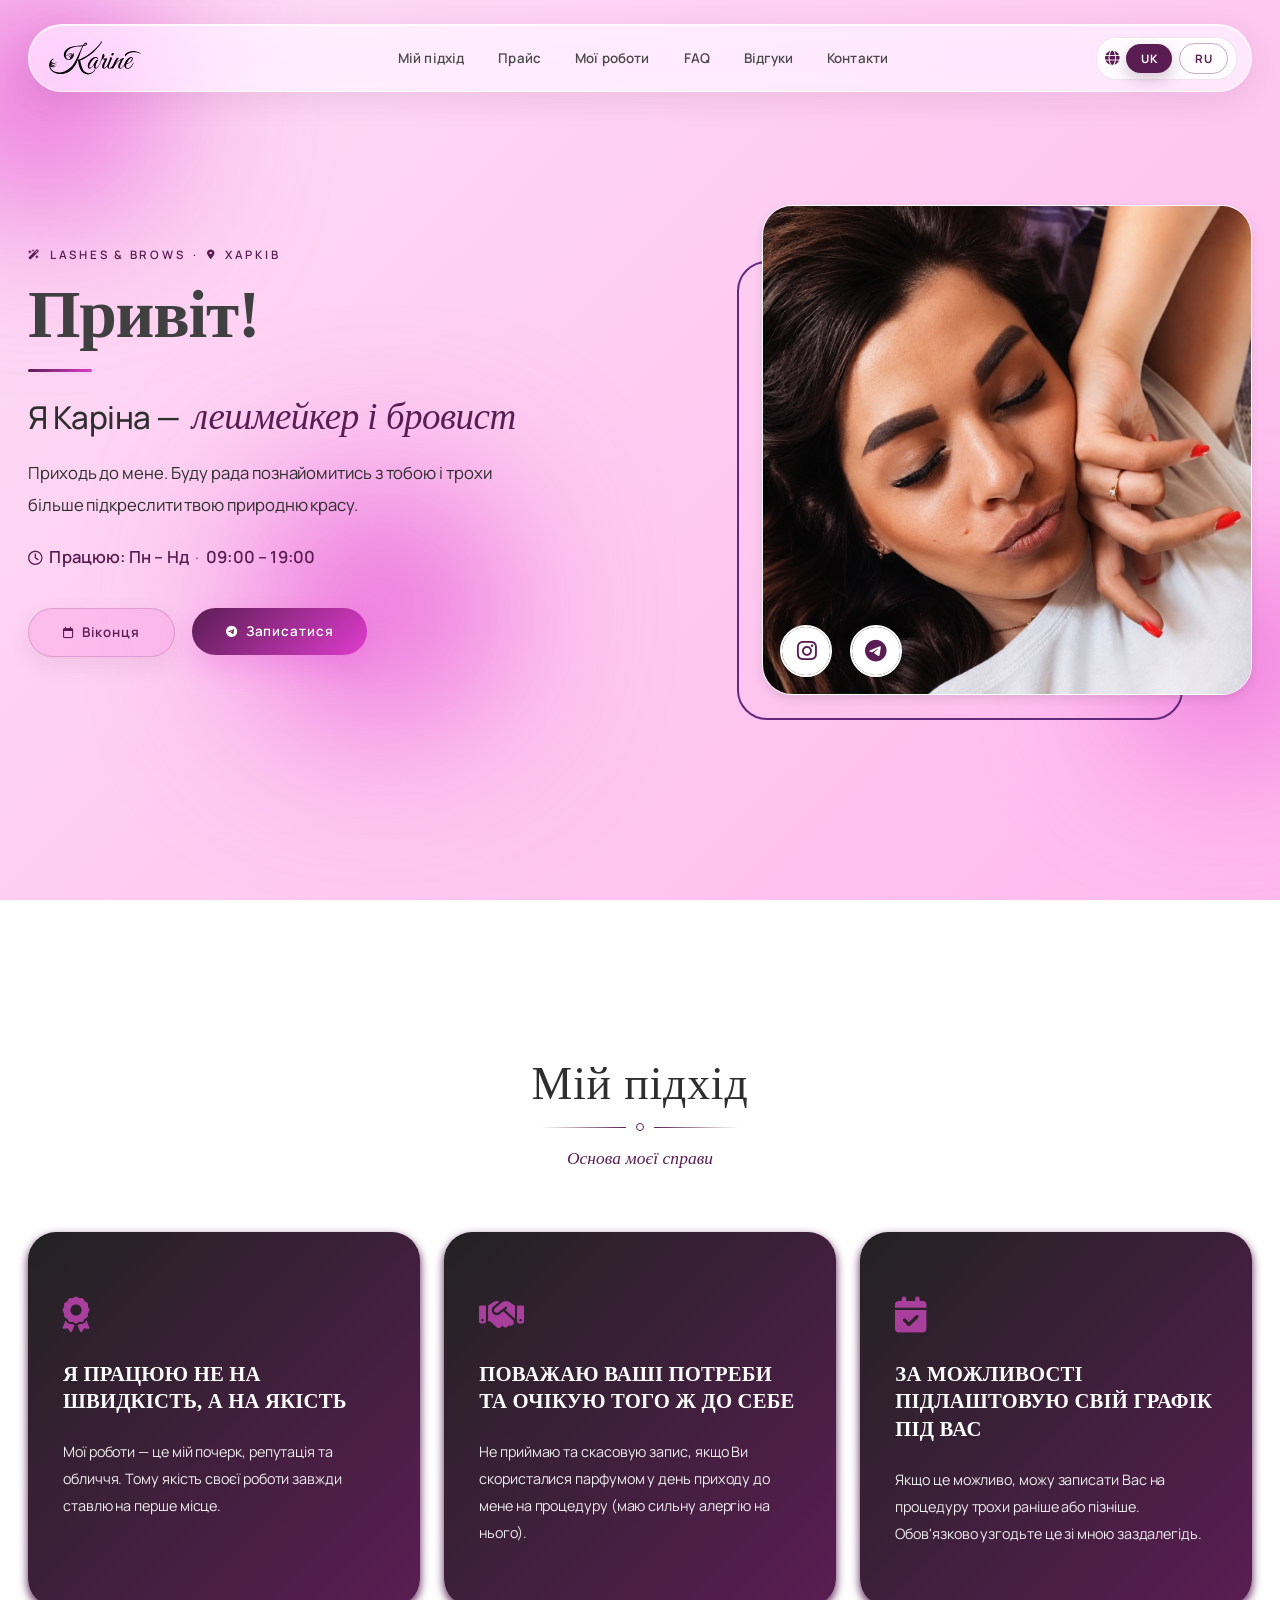
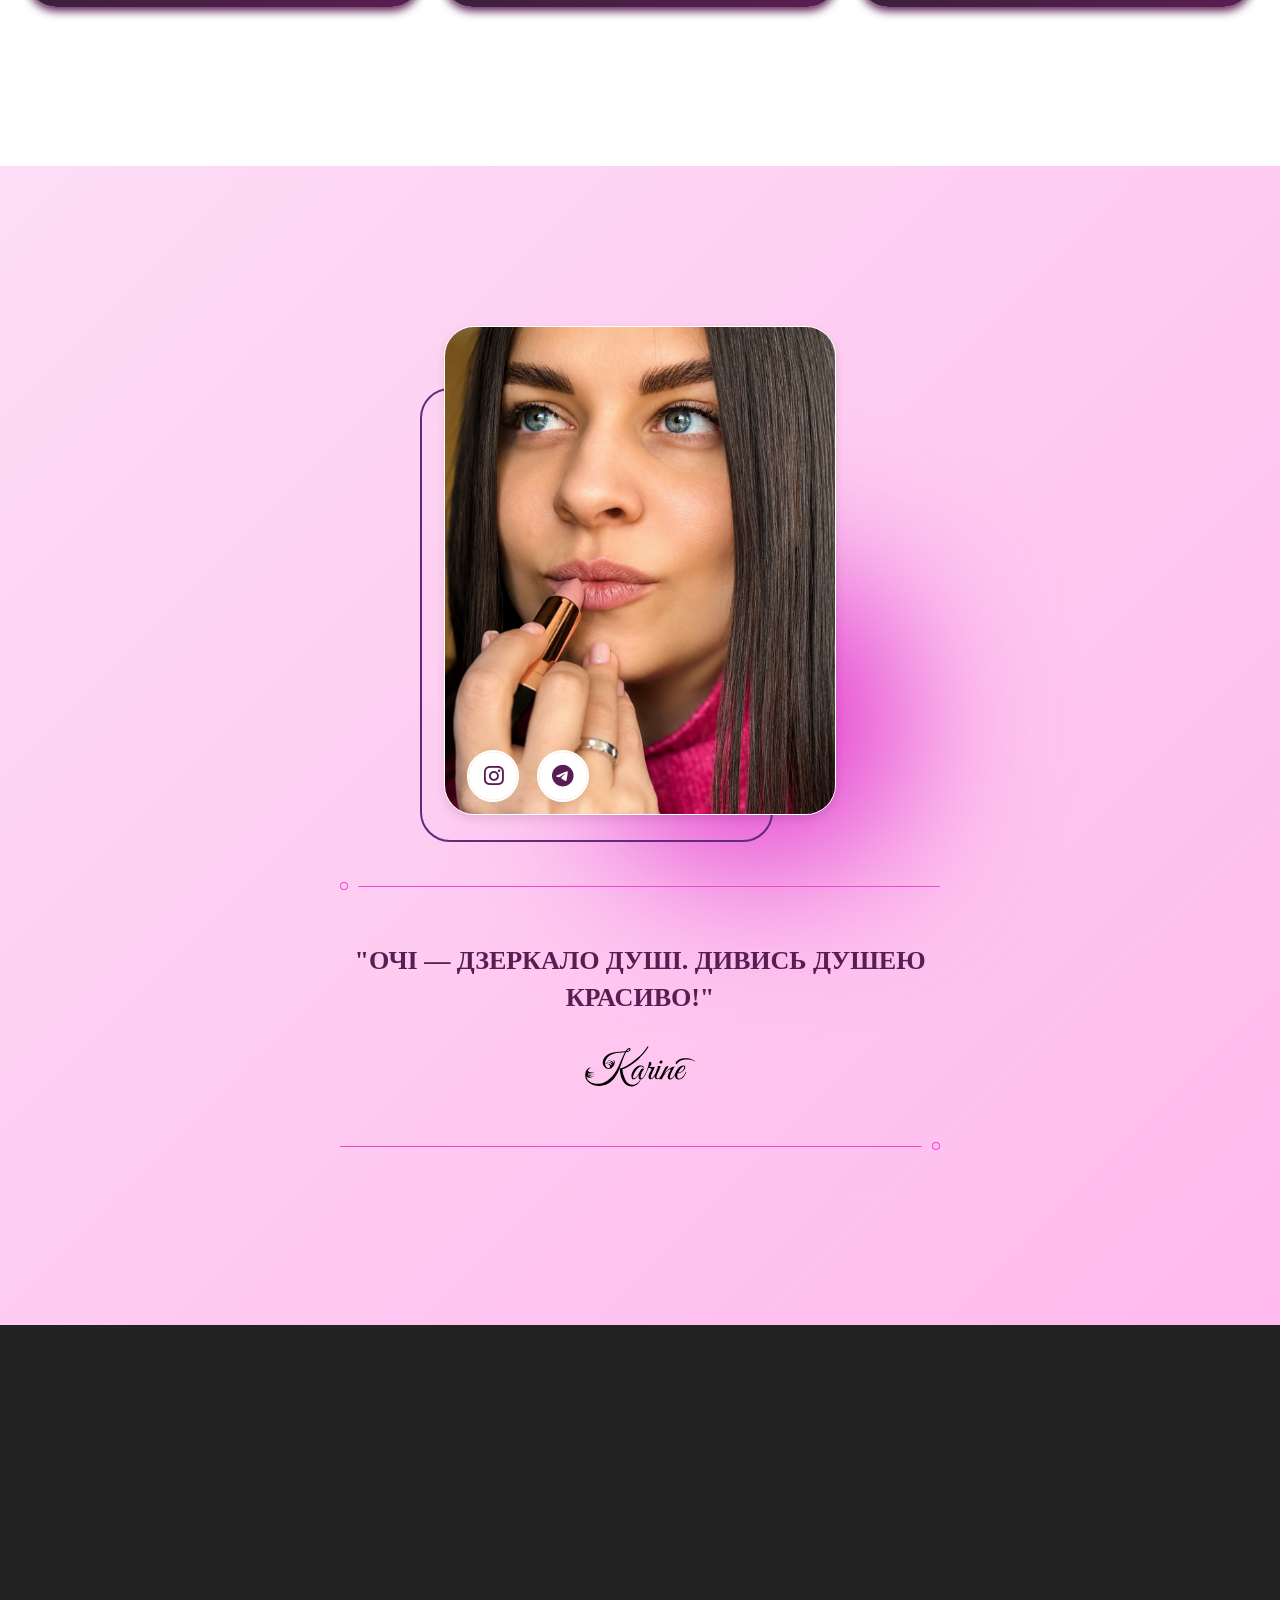
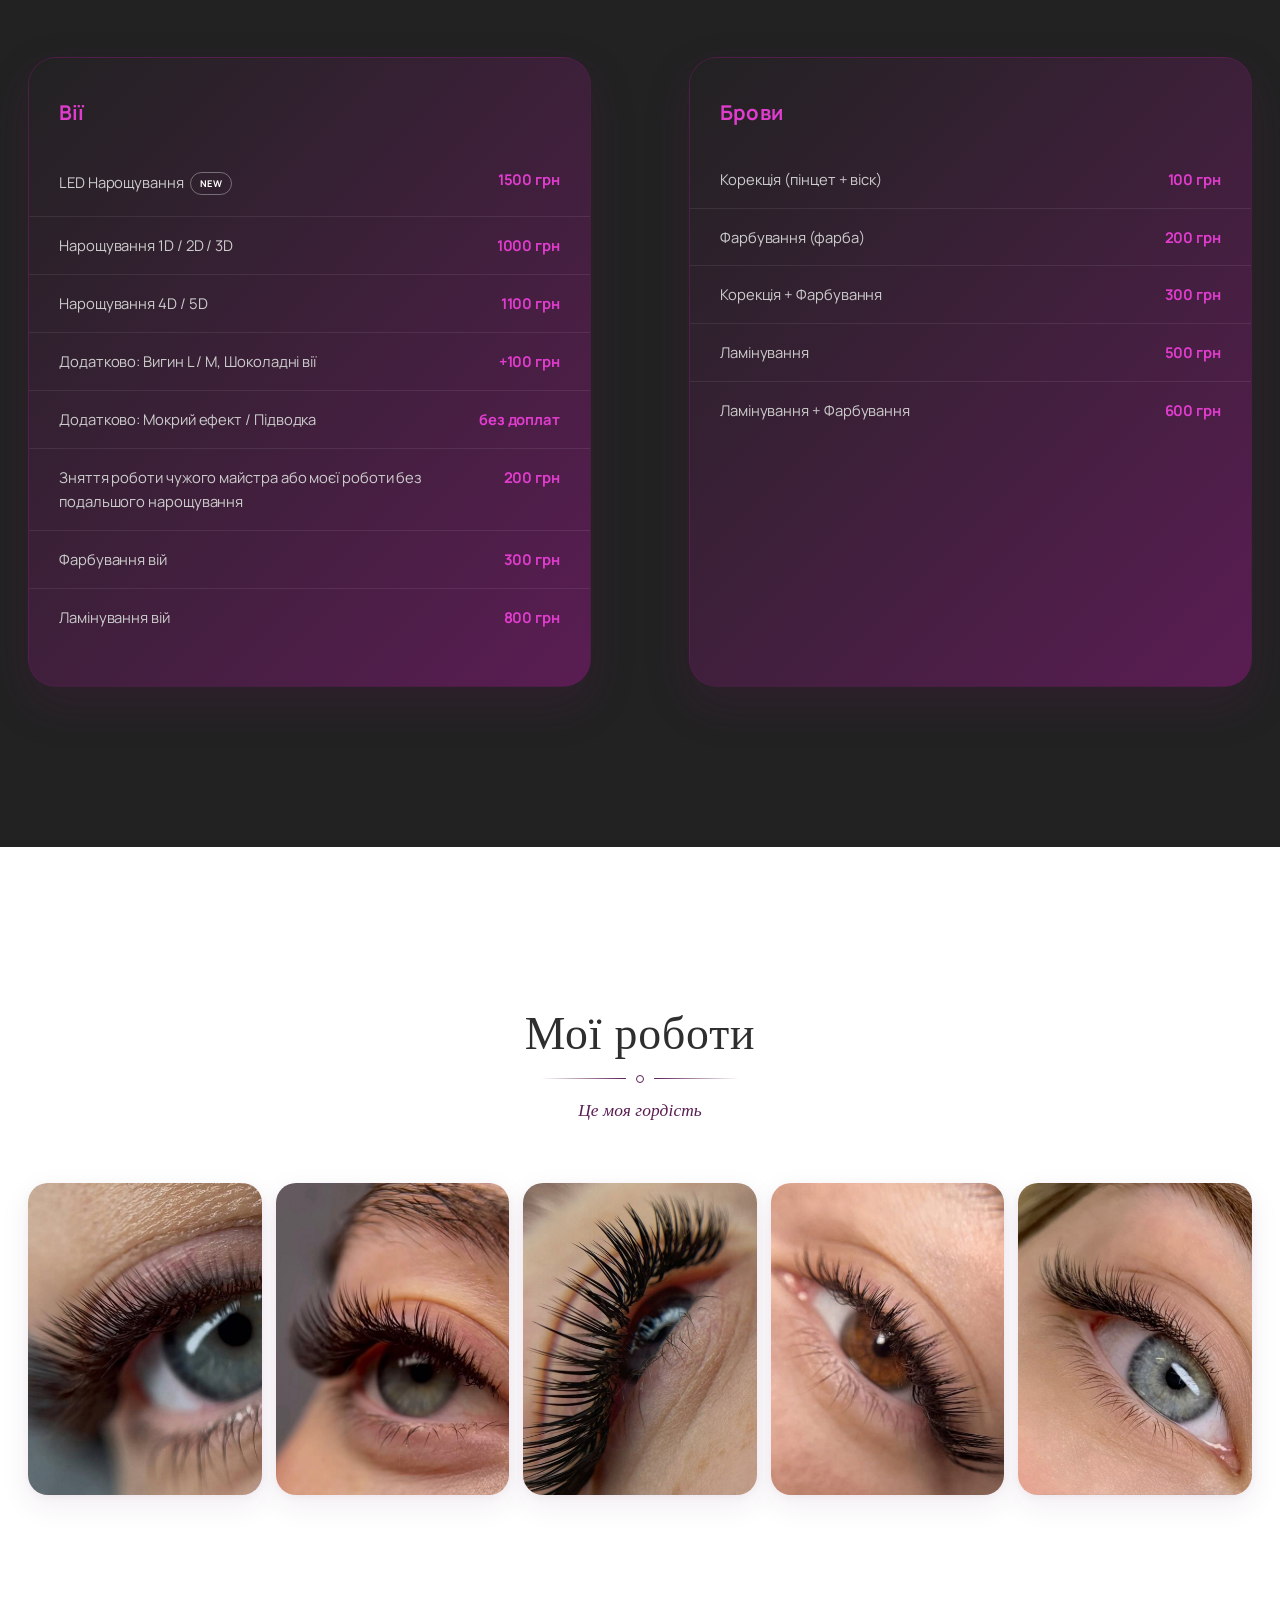
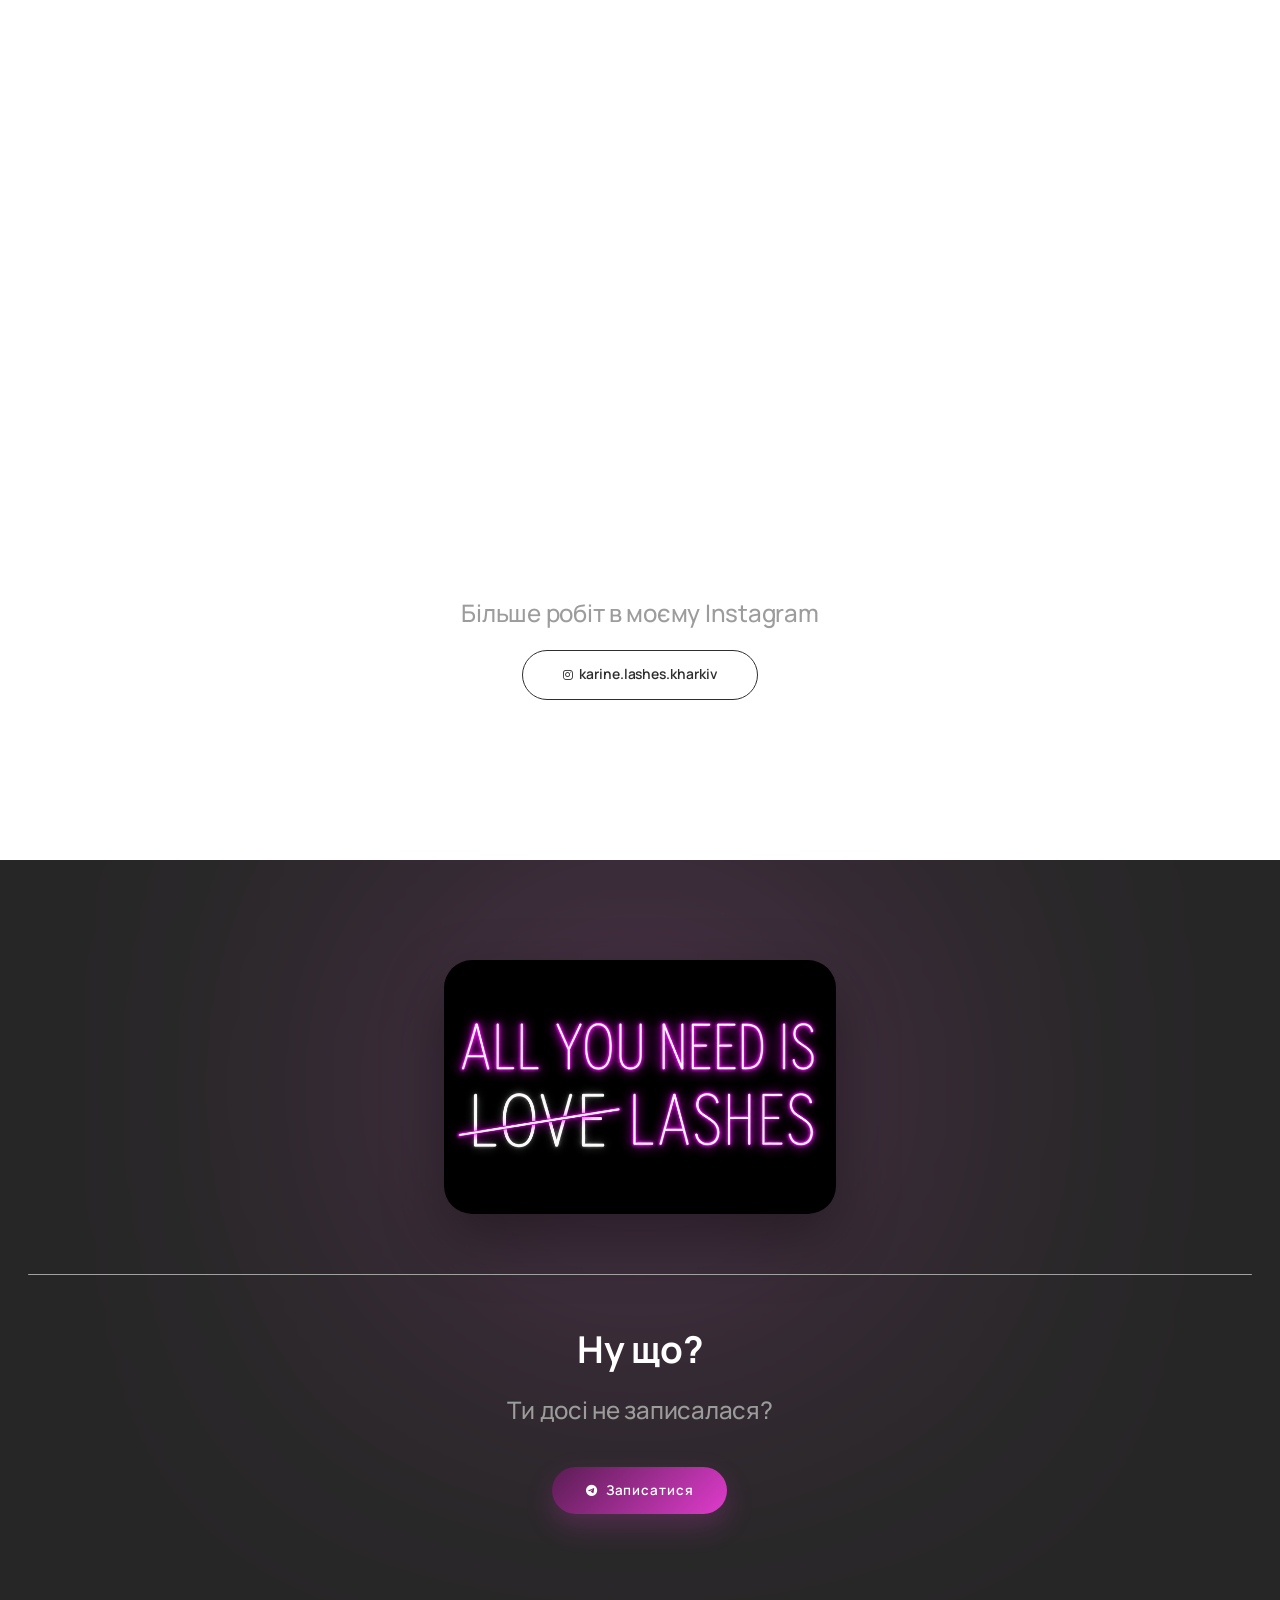
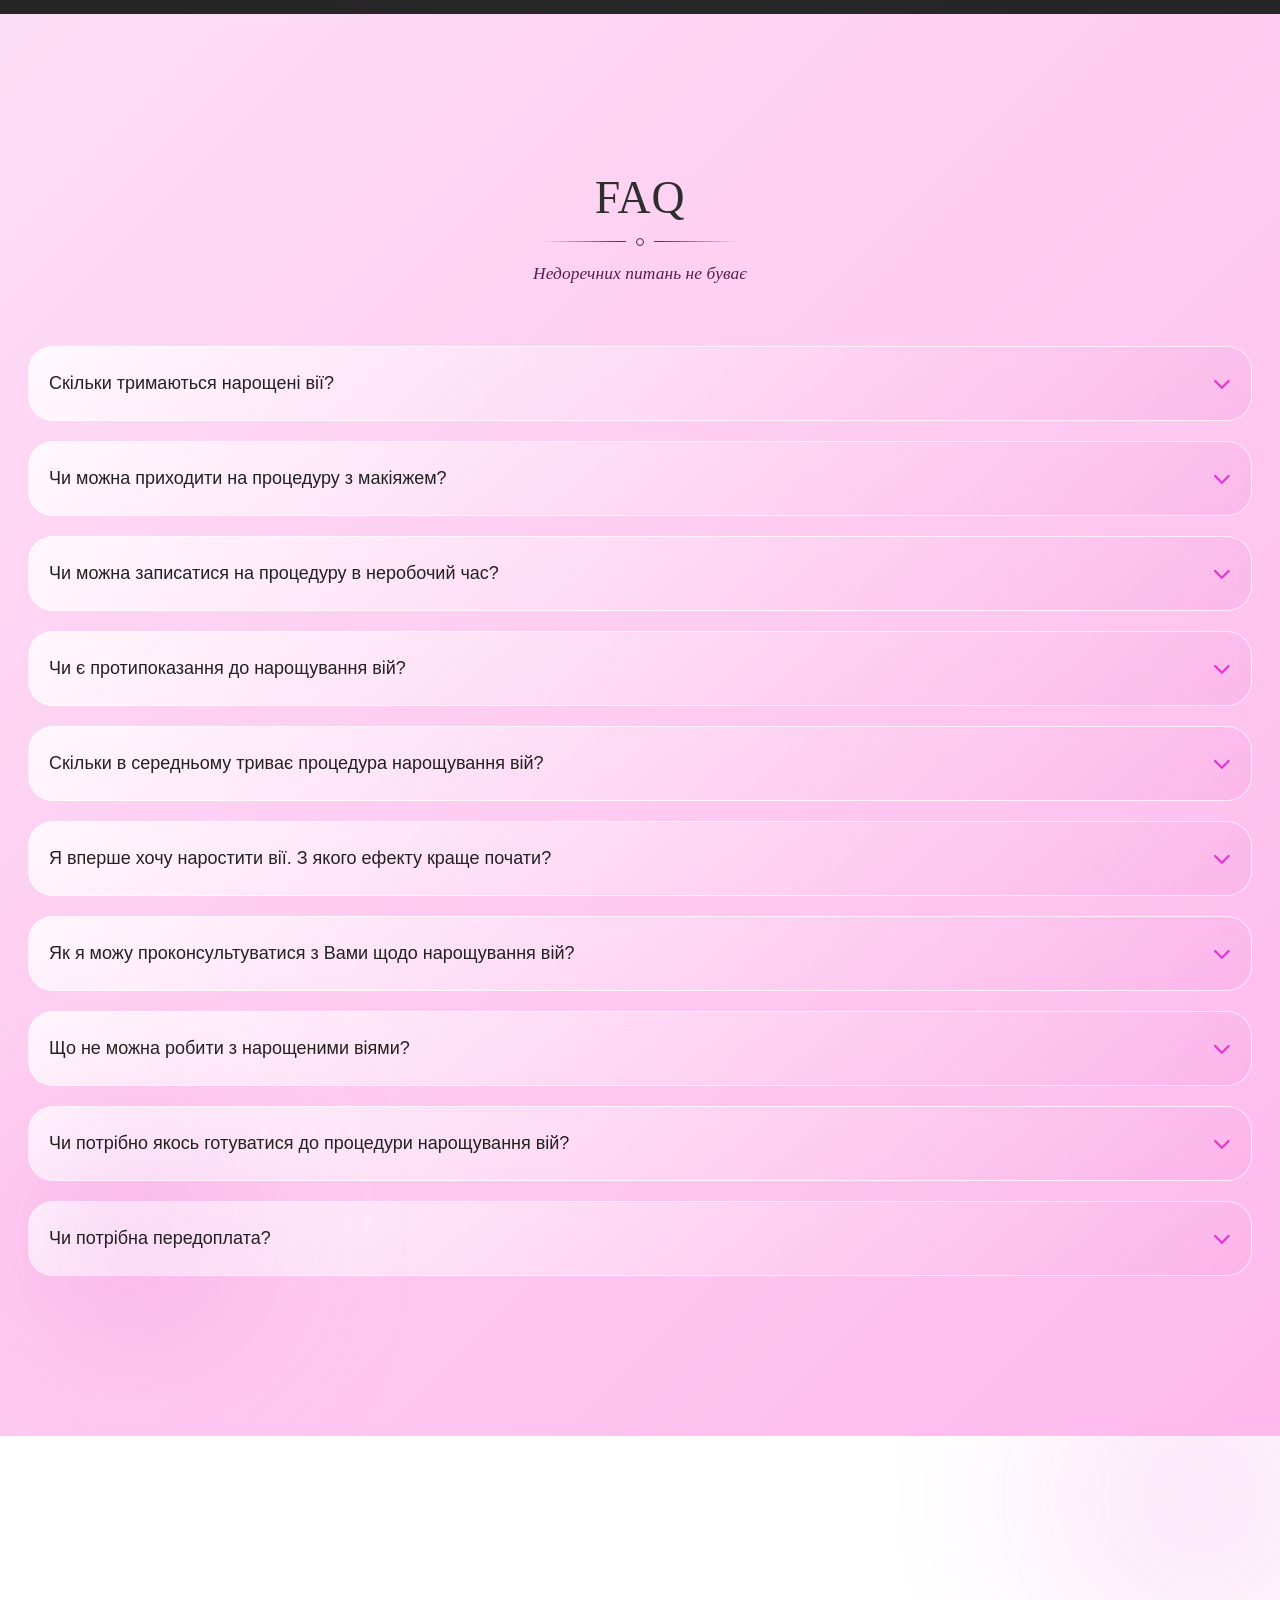
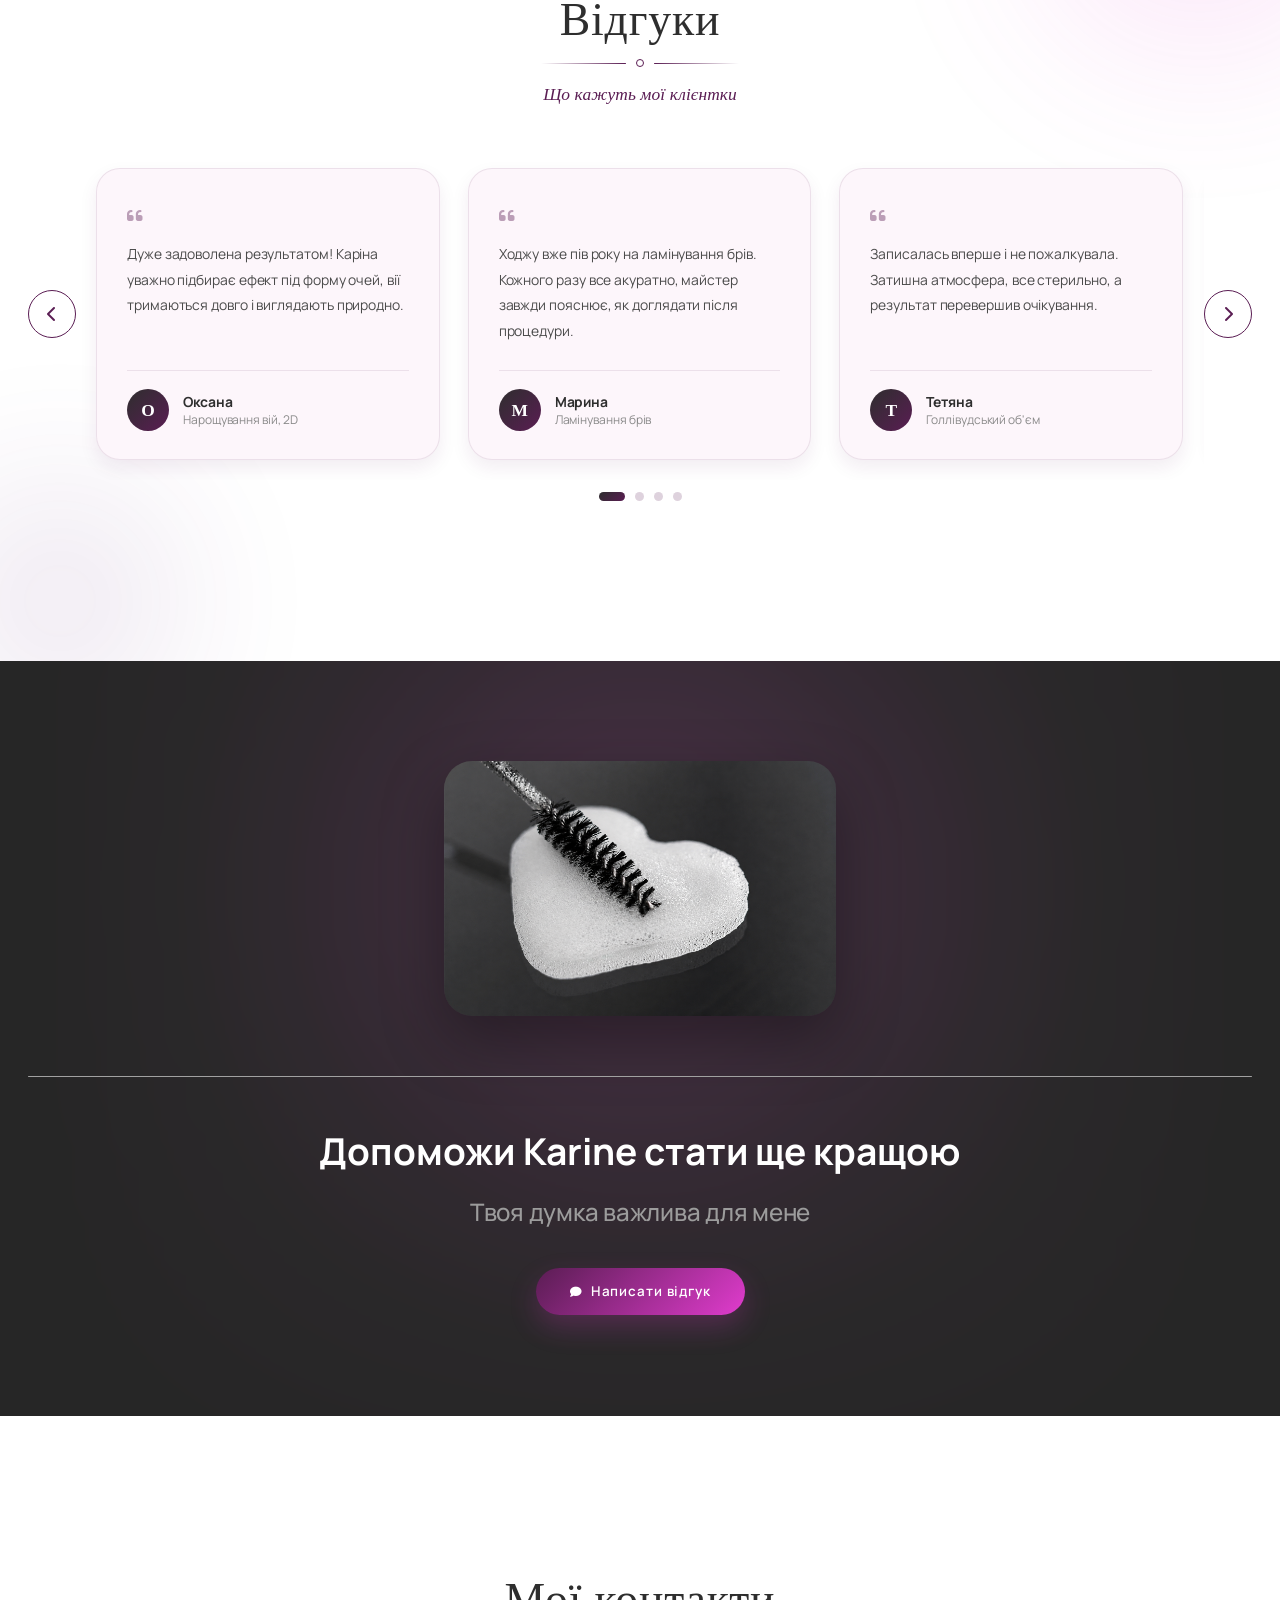
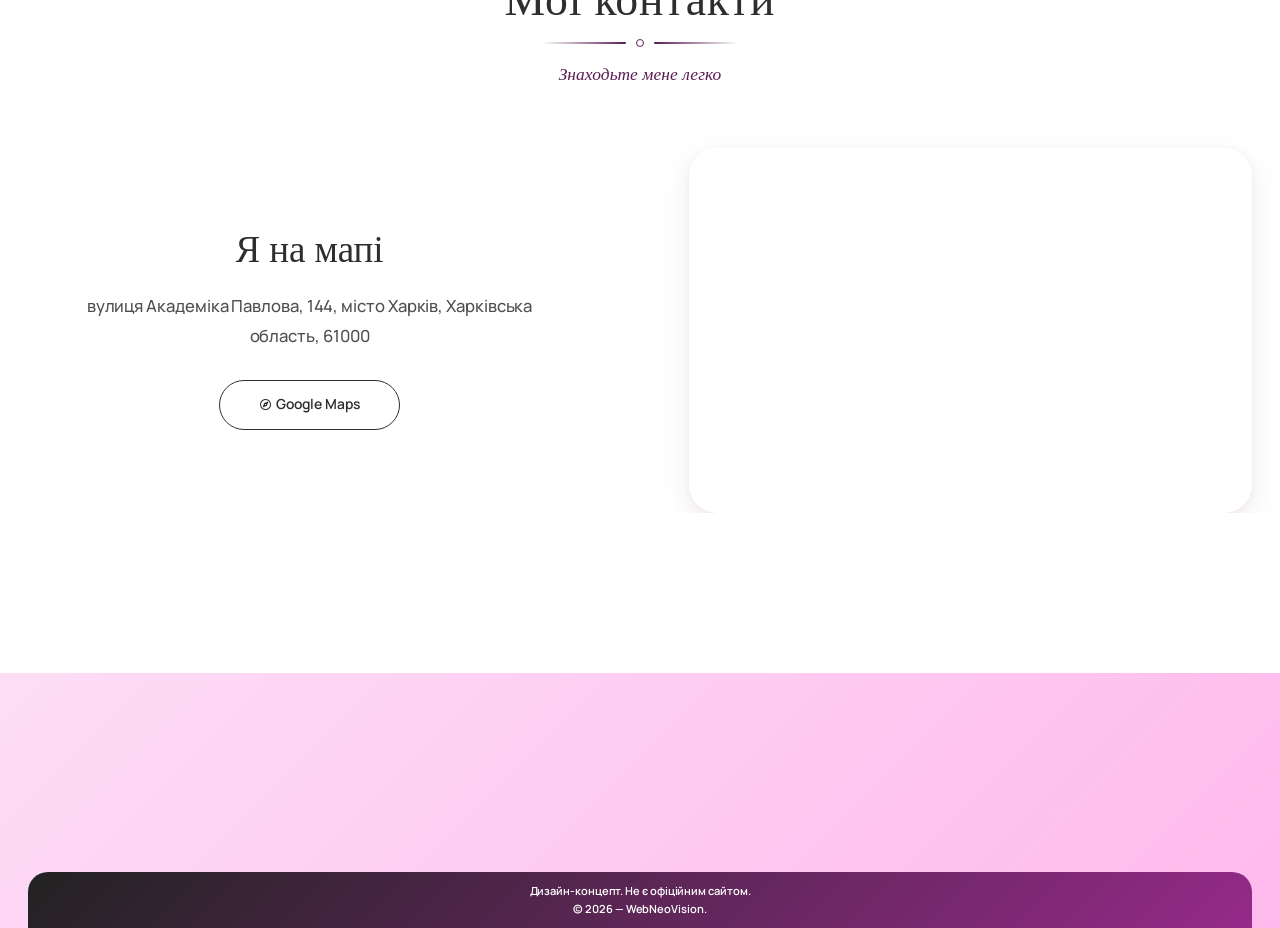
<file: index.html>
<!DOCTYPE html>
<html lang="uk">
<head>
    <meta charset="utf-8">
    <meta name="viewport" content="width=device-width, initial-scale=1">
    <link rel="stylesheet" type="text/css" href="css/header.css">
    <link rel="stylesheet" type="text/css" href="css/main.css">
    <link rel="stylesheet" type="text/css" href="css/modern.css">
    <link rel="stylesheet" type="text/css" href="https://cdnjs.cloudflare.com/ajax/libs/font-awesome/6.2.1/css/all.min.css">
    <link rel="preconnect" href="https://fonts.googleapis.com">
    <link rel="preconnect" href="https://fonts.gstatic.com" crossorigin>
    <link href="https://fonts.googleapis.com/css2?family=Manrope:wght@200;300;400;500;600;700;800&display=swap" rel="stylesheet">
    <title>Каріна | Нарощування вій та брів у м. Харків</title>

    <style>
        body { opacity: 0; transition: opacity 0.25s ease; }
        body.ready { opacity: 1; }
    </style>
</head>
<body id="top">

    <!-- ==================== HEADER ==================== -->
    <header class="site-header">
        <div class="site-header__inner">
            <div class="site-header__logo">
                <a href="#top" aria-label="Каріна">
                    <img src="img/KarineProz.svg" alt="Karine logo">
                </a>
            </div>

            <ul class="site-nav">
                <li><a href="#features">Мій підхід</a></li>
                <li><a href="#price">Прайс</a></li>
                <li><a href="#works">Мої роботи</a></li>
                <li><a href="#faq">FAQ</a></li>
                <li><a href="#reviews">Відгуки</a></li>
                <li><a href="#contacts">Контакти</a></li>
            </ul>

            <div class="site-header__right">
                <div class="site-lang">
                    <i class="fa-solid fa-globe"></i>
                    <a href="index.html" class="is-active">UK</a>
                    <a href="index-ru.html">RU</a>
                </div>
                <button class="site-burger" type="button" aria-label="Menu" aria-expanded="false" aria-controls="siteDrawer">
                    <span></span><span></span><span></span>
                </button>
            </div>
        </div>
    </header>

    <div class="site-drawer-overlay" hidden></div>

    <nav class="site-drawer" id="siteDrawer" aria-label="Mobile navigation" aria-hidden="true">
    <ul>
        <li><a href="#features">Мій підхід</a></li>
        <li><a href="#price">Прайс</a></li>
        <li><a href="#works">Мої роботи</a></li>
        <li><a href="#faq">FAQ</a></li>
        <li><a href="#reviews">Відгуки</a></li>
        <li><a href="#contacts">Контакти</a></li>
    </ul>

    <div class="site-drawer-divider"></div>

    <!--<div class="site-drawer-socials">
        <a href="https://www.instagram.com/karine.lashes.kharkiv/" target="_blank" rel="noopener noreferrer" aria-label="Instagram">
            <i class="fa-brands fa-instagram"></i>
        </a>
        <a href="https://t.me/Vlad_sib" target="_blank" rel="noopener noreferrer" aria-label="Telegram">
            <i class="fa-brands fa-telegram"></i>
        </a>
        <a href="tel:+380638229360" class="footer__phone">
            <i class="fa-solid fa-phone"></i>
        </a>
    </div>-->

    <div class="site-lang">
        <a href="index.html" class="is-active">UK</a>
        <i class="fa-solid fa-globe"></i>
        <a href="index-ru.html">RU</a>
    </div>

    </nav>

    <!--<div class="site-lang site-lang--drawer">
        <a href="index.html" class="is-active">UK</a>
        <i class="fa-solid fa-globe"></i>
        <a href="index-ru.html">RU</a>
    </div>-->

    <!-- ==================== INTRO ==================== -->
    <section class="intro">
        <div class="container">
            <div class="intro_wrapper reveal">
                <div class="intro_text">
                    <div class="subtitle_badge"></div>
                    <p class="intro_subtitle_parameters"><i class="fa-solid fa-wand-magic-sparkles"></i>Lashes & Brows <span>·</span><i class="fa-solid fa-location-dot"></i> Харків</p>
                    <h1 class="intro_title_header">Привіт!</h1>
                    <div class="hr1_title"></div>
                    <h1 class="intro_title">Я Каріна — &nbsp;<span class="profession">лешмейкер і бровист</span></h1>
                    <p class="intro_subtitle">Приходь до мене. Буду рада познайомитись з тобою і трохи більше підкреслити твою природню красу.</p>
                    <p class="intro_subtitle_details"><i class="fa-regular fa-clock"></i> Працюю: Пн – Нд &nbsp;<span>·</span>&nbsp; 09:00 – 19:00</p>
                    <a class="button-windows reveal" href="https://t.me/karine_lashes_kh"><i class="fa-regular fa-calendar"></i> Віконця</a>
                    <a class="button reveal" href="https://t.me/Vlad_sib"><i class="fa-brands fa-telegram"></i> Записатися</a>
                    <div class="subtitle_badge"></div>
                </div>
                <div class="intro_image">
                    <img class="lorry" src="img/portrait.jpg" alt="karine">
                    <a href="https://www.instagram.com/karine.lashes.kharkiv/" class="lightning-badge1" target="_blank" rel="noopener noreferrer" aria-label="Instagram"><i class="fa-brands fa-instagram"></i></a>
                    <a href="https://t.me/Vlad_sib" class="lightning-badge2" target="_blank" rel="noopener noreferrer" aria-label="Telegram"><i class="fa-brands fa-telegram"></i></a>
                </div>
            </div>
        </div>
    </section>

    <!-- ==================== ПІДХІД ==================== -->
    <section class="intro2" id="features">
        <div class="container">
            <h1 class="my_features reveal">Мій підхід</h1>
            <div class="hr_wr reveal"><div class="hr1_usual"></div><i class="square-outline"></i><div class="hr2_usual"></div></div>
            <h2 class="my_features_sub reveal">Основа моєї справи</h2>
            <div class="features">
                <div class="features__item reveal">
                    <i class="fa-solid fa-award features__icon"></i>
                    <h4 class="features__title">Я Працюю не на швидкість, а на якість</h4>
                    <div class="features__text">Мої роботи — це мій почерк, репутація та обличчя. Тому якість своєї роботи завжди ставлю на перше місце.</div>
                </div>
                <div class="features__item reveal">
                    <i class="fa-solid fa-handshake features__icon"></i>
                    <h4 class="features__title">Поважаю Ваші потреби та очікую того ж до себе</h4>
                    <div class="features__text">Не приймаю та скасовую запис, якщо Ви скористалися парфумом у день приходу до мене на процедуру (маю сильну алергію на нього).</div>
                </div>
                <div class="features__item reveal">
                    <i class="fa-solid fa-calendar-check features__icon"></i>
                    <h4 class="features__title">За можливості підлаштовую свій графік під Вас</h4>
                    <div class="features__text">Якщо це можливо, можу записати Вас на процедуру трохи раніше або пізніше. Обов'язково узгодьте це зі мною заздалегідь.</div>
                </div>
            </div>
        </div>
    </section>

    <!-- ==================== ЦИТАТА ==================== -->
    <section class="marquee-section">
        <div class="container">
            <div class="marquee__author__photo reveal">
                <img src="img/karine2.jpg" alt="karine">
                <a href="https://www.instagram.com/karine.lashes.kharkiv/" class="lightning-badge1" target="_blank" rel="noopener noreferrer" aria-label="Instagram"><i class="fa-brands fa-instagram"></i></a>
                <a href="https://t.me/Vlad_sib" class="lightning-badge2" target="_blank" rel="noopener noreferrer" aria-label="Telegram"><i class="fa-brands fa-telegram"></i></a>
            </div>
        </div>
        <div class="marque-container reveal">
            <div class="hr_wr"><i class="marquee__square-outline"></i><div class="hr1"></div></div>
            <div class="marquee">
                <div class="marquee__text" id="marqueeText">"Очі — дзеркало душі. Дивись душею красиво!"</div>
                <div class="marquee__author"><img src="img/KarineProz.svg" alt="logo"></div>
            </div>
            <div class="hr_wr"><div class="hr2"></div><i class="marquee__square-outline"></i></div>
        </div>
    </section>

    <!-- ==================== ПРАЙС ==================== -->
    <section class="price" id="price">
        <div class="container">
            <h1 class="section-title reveal">Прайс</h1>
            <div class="hr_wr reveal"><div class="hr1_usual"></div><i class="square-outline"></i><div class="hr2_usual"></div></div>
            <h2 class="my_features_sub_price reveal">Актуальні ціни</h2>
            <div class="price__category_wr">
                <div class="price__category_lashes reveal">
                    <h3 class="price__category-title">Вії</h3>
                    <ul class="price__list">
                        <li><span>LED Нарощування&nbsp; <span class="badge-new">NEW</span></span><span>1500 грн</span></li>
                        <li><span>Нарощування 1D / 2D / 3D</span><span>1000 грн</span></li>
                        <li><span>Нарощування 4D / 5D</span><span>1100 грн</span></li>
                        <li><span>Додатково: Вигин L / M, Шоколадні вії</span><span>+100 грн</span></li>
                        <li><span>Додатково: Мокрий ефект / Підводка</span><span>без доплат</span></li>
                        <li><span>Зняття роботи чужого майстра або моєї роботи без подальшого нарощування</span><span>200 грн</span></li>
                        <li><span>Фарбування вій</span><span>300 грн</span></li>
                        <li><span>Ламінування вій</span><span>800 грн</span></li>
                    </ul>
                </div>
                <div class="price__category_brows reveal">
                    <h3 class="price__category-title">Брови</h3>
                    <ul class="price__list">
                        <li><span>Корекція (пінцет + віск)</span><span>100 грн</span></li>
                        <li><span>Фарбування (фарба)</span><span>200 грн</span></li>
                        <li><span>Корекція + Фарбування</span><span>300 грн</span></li>
                        <li><span>Ламінування</span><span>500 грн</span></li>
                        <li><span>Ламінування + Фарбування</span><span>600 грн</span></li>
                    </ul>
                </div>
            </div>
        </div>
    </section>

    <!-- ==================== МОЇ РОБОТИ ==================== -->
    <div class="works" id="works">
        <div class="container">
            <h1 class="my_works reveal">Мої роботи</h1>
            <div class="hr_wr reveal"><div class="hr1_usual"></div><i class="square-outline"></i><div class="hr2_usual"></div></div>
            <h2 class="my_features_sub reveal">Це моя гордість</h2>
            <div class="works__grid">
                <div class="works__item reveal"><img class="works__photo" src="img/work1.jpg" alt="work"><div class="works__content"><div class="works__title">Шоколадні вії</div><div class="sep"></div><div class="works__text">вигин L</div></div></div>
                <div class="works__item reveal"><img class="works__photo" src="img/work2.jpg" alt="work"><div class="works__content"><div class="works__title">Мокрий ефект</div><div class="sep"></div><div class="works__text">вигин С</div></div></div>
                <div class="works__item reveal"><img class="works__photo" src="img/work3.jpg" alt="work"><div class="works__content"><div class="works__title">Мокрий ефект</div><div class="sep"></div><div class="works__text">вигин С</div></div></div>
                <div class="works__item reveal"><img class="works__photo" src="img/work4.jpg" alt="work"><div class="works__content"><div class="works__title">Мокрий ефект</div><div class="sep"></div><div class="works__text">3D, вигин M</div></div></div>
                <div class="works__item reveal"><img class="works__photo" src="img/work5.jpg" alt="work"><div class="works__content"><div class="works__title">Класичні вії</div><div class="sep"></div><div class="works__text">3D</div></div></div>
                <div class="works__item reveal"><img class="works__photo" src="img/work6.jpg" alt="work"><div class="works__content"><div class="works__title">Ефект лисички</div><div class="sep"></div><div class="works__text">3D, вигин С</div></div></div>
                <div class="works__item reveal"><img class="works__photo" src="img/work7.jpg" alt="work"><div class="works__content"><div class="works__title">Ламіновані вії</div></div></div>
                <div class="works__item reveal"><img class="works__photo" src="img/work8.jpg" alt="work"><div class="works__content"><div class="works__title">Ефект лисички</div></div></div>
                <div class="works__item reveal"><img class="works__photo" src="img/work9.jpg" alt="work"><div class="works__content"><div class="works__title">Мокрий ефект</div><div class="sep"></div><div class="works__text">вигин D</div></div></div>
                <div class="works__item reveal"><img class="works__photo" src="img/work10.jpg" alt="work"><div class="works__content"><div class="works__title">Мокрий ефект в тумані</div><div class="sep"></div><div class="works__text">3D, вигин D</div></div></div>
                <div class="works__item reveal"><img class="works__photo" src="img/work11.jpg" alt="work"><div class="works__content"><div class="works__title">Невідома назва</div></div></div>
                <div class="works__item reveal"><img class="works__photo" src="img/work12.jpg" alt="work"><div class="works__content"><div class="works__title">Невідома назва</div></div></div>
                <div class="works__item reveal"><img class="works__photo" src="img/work13.jpg" alt="work"><div class="works__content"><div class="works__title">Шоколадні вії</div></div></div>
                <div class="works__item reveal"><img class="works__photo" src="img/work14.jpg" alt="work"><div class="works__content"><div class="works__title">Невідома назва</div></div></div>
                <div class="works__item reveal"><img class="works__photo" src="img/work15.jpg" alt="work"><div class="works__content"><div class="works__title">Мокрий ефект</div><div class="sep"></div><div class="works__text">вигини C, L</div></div></div>
            </div>
            <div class="way_to_inst reveal">
                <h3 class="intro_title_download reveal">Більше робіт в моєму Instagram</h3>
                <a class="inst_special_link reveal" href="https://www.instagram.com/karine.lashes.kharkiv/"><i class="fa-brands fa-instagram"></i>&nbsp; karine.lashes.kharkiv</a>
            </div>
        </div>
    </div>

    <!-- ==================== ЗАКЛИК ДО ДІЇ ==================== -->
    <section class="download">
        <div class="container reveal">
            <div class="allyouneed__photo"><img src="img/allyouneed.png" alt="logo"></div>
            <div class="sep"></div>
            <h3 class="intro_title_map_header">Ну що?</h3>
            <h3 class="intro_title_download">Ти досі не записалася?</h3>
            <a class="button reveal" href="https://t.me/Vlad_sib"><i class="fa-brands fa-telegram"></i> Записатися</a>
        </div>
    </section>

    <!-- ==================== FAQ ==================== -->
    <section class="faq" id="faq">
        <div class="container">
            <h2 class="my_features reveal">FAQ</h2>
            <div class="hr_wr reveal"><div class="hr1_usual"></div><i class="square-outline"></i><div class="hr2_usual"></div></div>
            <h2 class="my_features_sub reveal">Недоречних питань не буває</h2>

            <div class="faq__item reveal"><button class="faq__question"><span>Скільки тримаються нарощені вії?</span><i class="fa-solid fa-chevron-down"></i></button><div class="faq__answer"><img class="answer_img" src="img/portrait.jpg" alt="karine">У середньому нарощені вії тримаються 3–4 тижні (за умови правильного догляду та дотримання рекомендацій).</div></div>
            <div class="faq__item reveal"><button class="faq__question"><span>Чи можна приходити на процедуру з макіяжем?</span><i class="fa-solid fa-chevron-down"></i></button><div class="faq__answer"><img class="answer_img" src="img/portrait.jpg" alt="karine">Бажано приходити без макіяжу очей — це скоротить час процедури та забезпечить кращий результат.</div></div>
            <div class="faq__item reveal"><button class="faq__question"><span>Чи можна записатися на процедуру в неробочий час?</span><i class="fa-solid fa-chevron-down"></i></button><div class="faq__answer"><img class="answer_img" src="img/portrait.jpg" alt="karine">Так, інколи я можу підлаштувати свій графік під вас. Цей момент обов'язково узгоджується заздалегідь.</div></div>
            <div class="faq__item reveal"><button class="faq__question"><span>Чи є протипоказання до нарощування вій?</span><i class="fa-solid fa-chevron-down"></i></button><div class="faq__answer"><img class="answer_img" src="img/portrait.jpg" alt="karine">Протипоказаннями є алергія на матеріали, запальні захворювання очей, а також нещодавно перенесені офтальмологічні процедури.</div></div>
            <div class="faq__item reveal"><button class="faq__question"><span>Скільки в середньому триває процедура нарощування вій?</span><i class="fa-solid fa-chevron-down"></i></button><div class="faq__answer"><img class="answer_img" src="img/portrait.jpg" alt="karine">Усе залежить від густоти ваших вій та обраного ефекту. У середньому процедура триває від 3 до 3,5 годин.</div></div>
            <div class="faq__item reveal"><button class="faq__question"><span>Я вперше хочу наростити вії. З якого ефекту краще почати?</span><i class="fa-solid fa-chevron-down"></i></button><div class="faq__answer"><img class="answer_img" src="img/portrait.jpg" alt="karine">Я рекомендую почати з ефекту 1–2D. Згодом, за бажанням, можна перейти до більш виразних об'ємів.</div></div>
            <div class="faq__item reveal"><button class="faq__question"><span>Як я можу проконсультуватися з Вами щодо нарощування вій?</span><i class="fa-solid fa-chevron-down"></i></button><div class="faq__answer"><img class="answer_img" src="img/portrait.jpg" alt="karine">Ви можете написати мені в Telegram або в Instagram, і я відповім на всі ваші запитання.</div></div>
            <div class="faq__item reveal"><button class="faq__question"><span>Що не можна робити з нарощеними віями?</span><i class="fa-solid fa-chevron-down"></i></button><div class="faq__answer"><img class="answer_img" src="img/portrait.jpg" alt="karine">Не рекомендується сильно терти очі, використовувати жирні косметичні засоби в зоні повік, спати обличчям у подушку та механічно пошкоджувати вії. Також важливо дотримуватися рекомендацій щодо догляду після процедури.</div></div>
            <div class="faq__item reveal"><button class="faq__question"><span>Чи потрібно якось готуватися до процедури нарощування вій?</span><i class="fa-solid fa-chevron-down"></i></button><div class="faq__answer"><img class="answer_img" src="img/portrait.jpg" alt="karine">Спеціальної підготовки не потрібно, але для найкращого результату рекомендую прийти без макіяжу очей, не використовувати жирні креми та олії в зоні повік у день процедури, а також за добу до нарощування уникати сауни, лазні та процедур із сильним розпарюванням обличчя.</div></div>
            <div class="faq__item reveal"><button class="faq__question"><span>Чи потрібна передоплата?</span><i class="fa-solid fa-chevron-down"></i></button><div class="faq__answer"><img class="answer_img" src="img/portrait.jpg" alt="karine">Так, для підтвердження запису необхідно внести передоплату. Це допомагає забронювати обраний час і зробити розклад максимально зручним для всіх клієнтів. Розмір передоплати та спосіб її внесення обговорюються під час запису.</div></div>
        </div>
    </section>

    <!-- ==================== ВІДГУКИ ==================== -->
    <section class="reviews" id="reviews">
        <div class="container">

            <h1 class="my_features reveal">Відгуки</h1>
            <div class="hr_wr reveal"><div class="hr1_usual"></div><i class="square-outline"></i><div class="hr2_usual"></div></div>
            <h2 class="my_features_sub reveal">Що кажуть мої клієнтки</h2>

            <div class="reviews-slider reveal">

                <button class="reviews-slider__arrow reviews-slider__arrow--prev" aria-label="Попередній відгук">
                    <i class="fa-solid fa-chevron-left"></i>
                </button>

                <div class="reviews-slider__viewport">
                    <div class="reviews-slider__track">

                        <div class="review-card">
                            <i class="fa-solid fa-quote-left review-card__quote-icon"></i>
                            
                            <p class="review-card__text">
                                Дуже задоволена результатом! Каріна уважно підбирає ефект під форму очей,
                                вії тримаються довго і виглядають природно.
                            </p>
                            <div class="review-card__footer">
                                <div class="review-card__avatar">О</div>
                                <div class="review-card__meta">
                                    <span class="review-card__name">Оксана</span>
                                    <span class="review-card__service">Нарощування вій, 2D</span>
                                </div>
                            </div>
                        </div>

                        <div class="review-card">
                            <i class="fa-solid fa-quote-left review-card__quote-icon"></i>
                            
                            <p class="review-card__text">
                                Ходжу вже пів року на ламінування брів. Кожного разу все акуратно,
                                майстер завжди пояснює, як доглядати після процедури.
                            </p>
                            <div class="review-card__footer">
                                <div class="review-card__avatar">М</div>
                                <div class="review-card__meta">
                                    <span class="review-card__name">Марина</span>
                                    <span class="review-card__service">Ламінування брів</span>
                                </div>
                            </div>
                        </div>

                        <div class="review-card">
                            <i class="fa-solid fa-quote-left review-card__quote-icon"></i>
                            
                            <p class="review-card__text">
                                Записалась вперше і не пожалкувала. Затишна атмосфера, все стерильно,
                                а результат перевершив очікування.
                            </p>
                            <div class="review-card__footer">
                                <div class="review-card__avatar">Т</div>
                                <div class="review-card__meta">
                                    <span class="review-card__name">Тетяна</span>
                                    <span class="review-card__service">Голлівудський об'єм</span>
                                </div>
                            </div>
                        </div>

                        <div class="review-card">
                            <i class="fa-solid fa-quote-left review-card__quote-icon"></i>
                            
                            <p class="review-card__text">
                                Дуже дбайлива й уважна майстриня. Порадила ефект, який ідеально
                                підійшов під форму моїх очей — виглядає дуже природно.
                            </p>
                            <div class="review-card__footer">
                                <div class="review-card__avatar">К</div>
                                <div class="review-card__meta">
                                    <span class="review-card__name">Катерина</span>
                                    <span class="review-card__service">Нарощування вій, 3D</span>
                                </div>
                            </div>
                        </div>

                        <div class="review-card">
                            <i class="fa-solid fa-quote-left review-card__quote-icon"></i>
                            
                            <p class="review-card__text">
                                Прийшла на корекцію брів і залишилась в захваті — форма ідеальна,
                                симетрія на найвищому рівні. Точно повернусь ще!
                            </p>
                            <div class="review-card__footer">
                                <div class="review-card__avatar">Н</div>
                                <div class="review-card__meta">
                                    <span class="review-card__name">Наталія</span>
                                    <span class="review-card__service">Корекція + фарбування брів</span>
                                </div>
                            </div>
                        </div>

                        <div class="review-card">
                            <i class="fa-solid fa-quote-left review-card__quote-icon"></i>
                            
                            <p class="review-card__text">
                                Дякую за терпіння і професіоналізм! Пояснила кожен етап процедури,
                                результат тримається набагато довше, ніж я очікувала.
                            </p>
                            <div class="review-card__footer">
                                <div class="review-card__avatar">Ю</div>
                                <div class="review-card__meta">
                                    <span class="review-card__name">Юлія</span>
                                    <span class="review-card__service">Ламінування вій</span>
                                </div>
                            </div>
                        </div>

                    </div>
                </div>

                <button class="reviews-slider__arrow reviews-slider__arrow--next" aria-label="Наступний відгук">
                    <i class="fa-solid fa-chevron-right"></i>
                </button>

            </div>

            <div class="reviews-slider__dots reveal"></div>

        </div>
    </section>

    <!-- ==================== ЗВОРОТНИЙ ЗВ'ЯЗОК ==================== -->
    <section class="download">
        <div class="container reveal">
            <div class="allyouneed__photo"><img src="img/heart.jpg" alt="logo"></div>
            <div class="sep"></div>
            <h3 class="intro_title_map_header">Допоможи Karine стати ще кращою</h3>
            <h3 class="intro_title_download">Твоя думка важлива для мене</h3>
            <a class="button reveal" href="https://tally.so/r/lb12oX"><i class="fa-solid fa-comment"></i> Написати відгук</a>
        </div>
    </section>

    <!-- ==================== КОНТАКТИ ==================== -->
    <section class="contacts" id="contacts">
        <div class="container">
            <h1 class="my_features reveal">Мої контакти</h1>
            <div class="hr_wr reveal"><div class="hr1_usual"></div><i class="square-outline"></i><div class="hr2_usual"></div></div>
            <h2 class="my_features_sub reveal">Знаходьте мене легко</h2>
            <div class="intro_wrapper_cont reveal">
                <div class="text reveal">
                    <h1 class="intro_title_map">Я на мапі</h1>
                    <p class="intro_subtitle_map">вулиця Академіка Павлова, 144, місто Харків, Харківська область, 61000</p>
                    <!--<a class="button reveal" href="https://www.google.com.ua/maps/place/%D1%83%D0%BB.+%D0%90%D0%BA%D0%B0%D0%B4%D0%B5%D0%BC%D0%B8%D0%BA%D0%B0+%D0%9F%D0%B0%D0%B2%D0%BB%D0%BE%D0%B2%D0%B0,+144"><i class="fa-solid fa-compass"></i> Google Maps</a>-->
                    <a class="inst_special_link" href="https://www.instagram.com/karine.lashes.kharkiv/"><i class="fa-solid fa-compass"></i>&nbsp; Google Maps</a>
                </div>
                <div class="on_map">
                    <div class="map-wrapper">
                        <iframe src="https://www.google.com/maps/embed?pb=!1m18!1m12!1m3!1d683.7604605619837!2d36.333541860157126!3d50.02101930261034!2m3!1f0!2f0!3f0!3m2!1i1024!2i768!4f13.1!3m3!1m2!1s0x4127a76193bed8bb%3A0xb29454bad3708ae6!2z0YPQuy4g0JDQutCw0LTQtdC80LjQutCwINCf0LDQstC70L7QstCwLCAxNDQsINCl0LDRgNGM0LrQvtCyLCDQpdCw0YDRjNC60L7QstGB0LrQsNGPINC-0LHQu9Cw0YHRgtGMLCA2MTAwMA!5e1!3m2!1sru!2sua!4v1783696948279!5m2!1sru!2sua" width="600" height="450" style="border:0;" allowfullscreen loading="lazy" referrerpolicy="strict-origin-when-cross-origin"></iframe>
                    </div>
                </div>
            </div>
        </div>
    </section>

    <!-- ==================== FOOTER ==================== -->
    <footer class="footer">
        <div class="container">
            <div class="footer__inner">
                <div class="footer__block reveal">
                    <h4 class="footer__title">Я в соц-мережах:</h4>
                    <div class="footer__address">
                        <div><a href="https://www.instagram.com/karine.lashes.kharkiv/"><i class="fa-brands fa-instagram"></i> karine.lashes.kharkiv</a></div>
                        <div><a href="https://t.me/Vlad_sib"><i class="fa-brands fa-telegram"></i> karina_babenko</a></div>
                    </div>
                </div>
                <div class="footer__block reveal">
                    <h4 class="footer__title">Адреса салону:</h4>
                    <div class="footer__address">
                        <a href="https://www.google.com.ua/maps/place/%D1%83%D0%BB.+%D0%90%D0%BA%D0%B0%D0%B4%D0%B5%D0%BC%D0%B8%D0%BA%D0%B0+%D0%9F%D0%B0%D0%B2%D0%BB%D0%BE%D0%B2%D0%B0,+144">
                            <div><i class="fa-solid fa-location-dot"></i> вулиця Академіка Павлова, 144</div>
                            <div>Харків, Харківська область, 61000</div>
                        </a>
                    </div>
                </div>
                <div class="footer__block reveal">
                    <h4 class="footer__title">Мій телефон:</h4>
                    <div class="footer__text"><a href="tel:+380638229360" class="footer__phone"><i class="fa-solid fa-phone"></i> +380-63-822-93-60</a></div>
                </div>
            </div>
        </div>
        
        <div class="copyright">
            <div class="container">
                <div class="copyright__inner">
                    <div class="copyright__text">
                        Дизайн-концепт. Не є офіційним сайтом.
                    </div> 
                    <div class="copyright__text">
                        © 2026 — WebNeoVision.
                    </div>
                </div>
            </div>
        </div>
    </footer>

    <button id="scrollTopBtn" aria-label="Наверх"><i class="fa-solid fa-chevron-up"></i></button>

    <script src="js/header.js"></script>
    <script>
        const scrollTopBtn = document.getElementById('scrollTopBtn');
        window.addEventListener('scroll', () => {
            const scrollHeight = document.documentElement.scrollHeight;
            const scrollTop = window.scrollY;
            const clientHeight = document.documentElement.clientHeight;
            const scrollPercent = (scrollTop / (scrollHeight - clientHeight)) * 100;
            if (scrollPercent > 92) scrollTopBtn.classList.add('show');
            else scrollTopBtn.classList.remove('show');
        });
        scrollTopBtn.addEventListener('click', () => window.scrollTo({ top: 0, behavior: 'smooth' }));
    </script>
    <script>
        document.querySelectorAll('.faq__question').forEach(button => {
            button.addEventListener('click', () => {
                const current = button.closest('.faq__item');
                document.querySelectorAll('.faq__item').forEach(item => { if (item !== current) item.classList.remove('active'); });
                current.classList.toggle('active');
            });
        });
    </script>
    <script>
        if ('scrollRestoration' in history) history.scrollRestoration = 'manual';
        window.addEventListener('scroll', () => { sessionStorage.setItem('scrollY', window.scrollY.toString()); });
        window.addEventListener('load', () => {
            const restoreScroll = () => {
                if (location.hash) {
                    const target = document.querySelector(location.hash);
                    if (target) { target.scrollIntoView(); return; }
                }
                const savedY = sessionStorage.getItem('scrollY');
                if (savedY !== null) window.scrollTo(0, parseInt(savedY, 10));
            };
            requestAnimationFrame(() => { requestAnimationFrame(() => { restoreScroll(); document.body.classList.add('ready'); }); });
        });
    </script>
    <script>
        const revealObserver = new IntersectionObserver((entries) => {
            entries.forEach(entry => {
                if (entry.isIntersecting) {
                    entry.target.classList.add('is-visible');
                    revealObserver.unobserve(entry.target);
                }
            });
        }, { threshold: 0.15 });
        document.querySelectorAll('.reveal').forEach(el => revealObserver.observe(el));
    </script>
    <script>
        (function () {
            const track = document.querySelector('.reviews-slider__track');
            const viewport = document.querySelector('.reviews-slider__viewport');
            const prevBtn = document.querySelector('.reviews-slider__arrow--prev');
            const nextBtn = document.querySelector('.reviews-slider__arrow--next');
            const dotsWrap = document.querySelector('.reviews-slider__dots');

            if (!track || !viewport) return;

            const cards = Array.from(track.children);
            let currentIndex = 0;
            let cardsPerView = 3;
            let autoplayTimer = null;

            function getCardsPerView() {
                const width = window.innerWidth;
                if (width <= 700) return 1;
                if (width <= 1000) return 2;
                return 3;
            }

            function getMaxIndex() {
                return Math.max(0, cards.length - cardsPerView);
            }

            function renderDots() {
                dotsWrap.innerHTML = '';
                const dotCount = getMaxIndex() + 1;

                for (let i = 0; i < dotCount; i++) {
                    const dot = document.createElement('button');
                    dot.classList.add('reviews-slider__dot');
                    if (i === currentIndex) dot.classList.add('is-active');
                    dot.setAttribute('aria-label', `Слайд ${i + 1}`);
                    dot.addEventListener('click', () => goTo(i));
                    dotsWrap.appendChild(dot);
                }
            }

            function updateSlider() {
                const cardWidth = cards[0].getBoundingClientRect().width;
                const gap = parseFloat(getComputedStyle(track).gap) || 0;
                const offset = currentIndex * (cardWidth + gap);
                track.style.transform = `translateX(-${offset}px)`;

                document.querySelectorAll('.reviews-slider__dot').forEach((dot, i) => {
                    dot.classList.toggle('is-active', i === currentIndex);
                });
            }

            function goTo(index) {
                const maxIndex = getMaxIndex();
                currentIndex = Math.max(0, Math.min(index, maxIndex));
                updateSlider();
                resetAutoplay();
            }

            function next() {
                const maxIndex = getMaxIndex();
                currentIndex = currentIndex >= maxIndex ? 0 : currentIndex + 1;
                updateSlider();
            }

            function prev() {
                const maxIndex = getMaxIndex();
                currentIndex = currentIndex <= 0 ? maxIndex : currentIndex - 1;
                updateSlider();
            }

            function resetAutoplay() {
                clearInterval(autoplayTimer);
                autoplayTimer = setInterval(next, 5000);
            }

            function handleResize() {
                cardsPerView = getCardsPerView();
                currentIndex = Math.min(currentIndex, getMaxIndex());
                renderDots();
                updateSlider();
            }

            nextBtn.addEventListener('click', () => {
                next();
                resetAutoplay();
            });

            prevBtn.addEventListener('click', () => {
                prev();
                resetAutoplay();
            });

            window.addEventListener('resize', handleResize);

            cardsPerView = getCardsPerView();
            renderDots();
            updateSlider();
            resetAutoplay();
        })();
    </script>
</body>
</html>
</file>
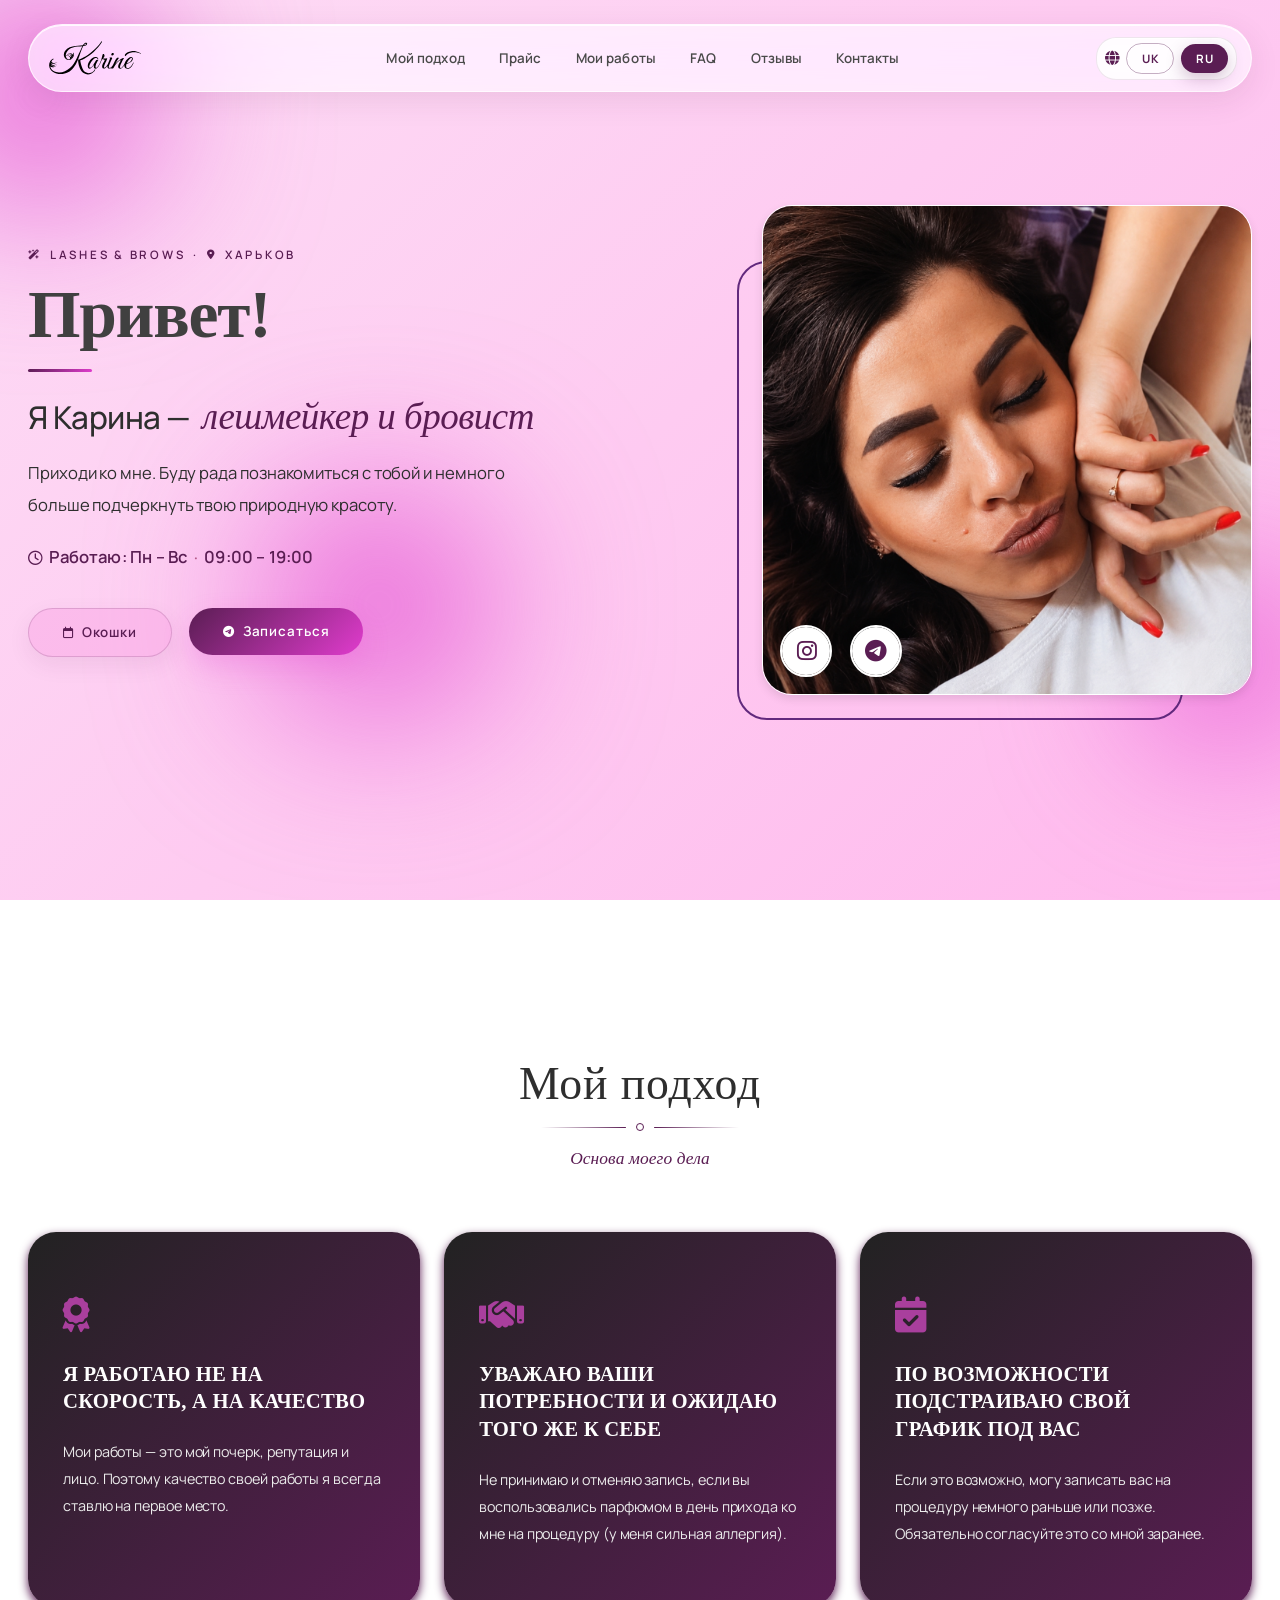
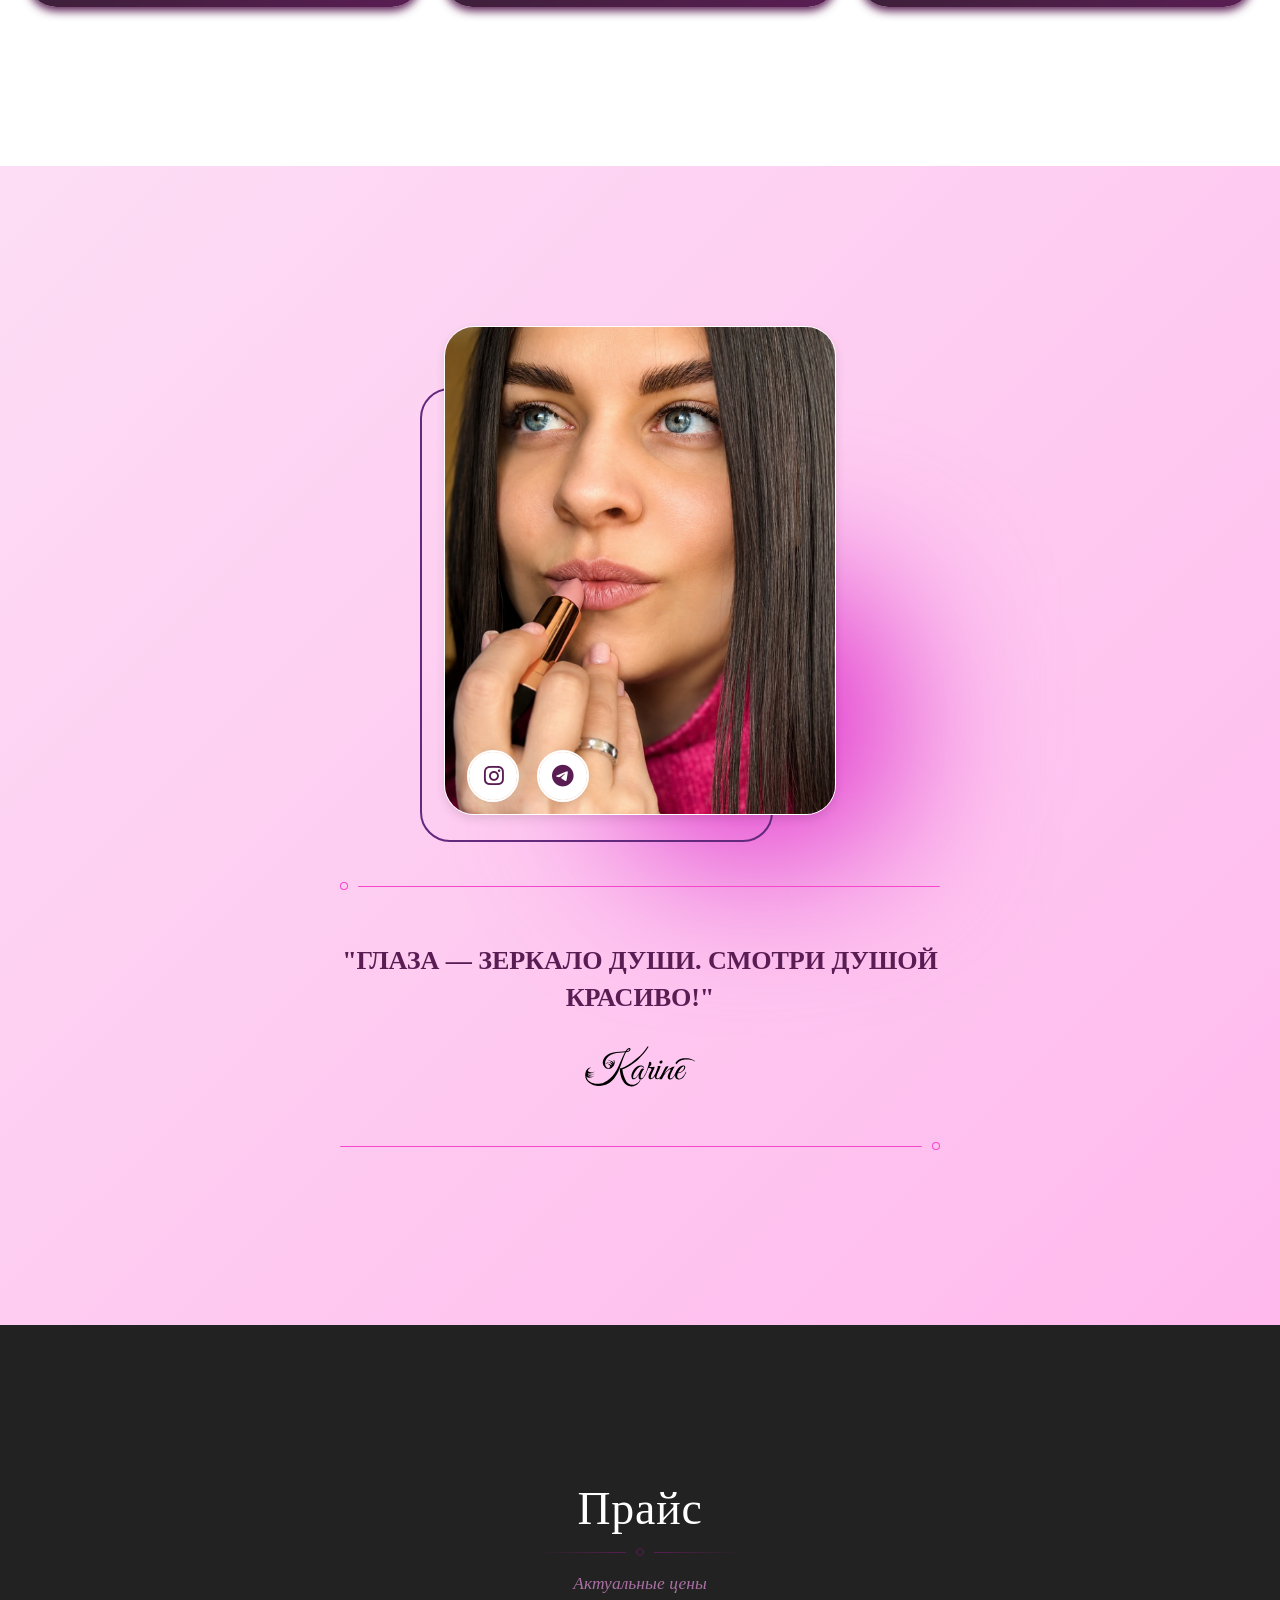
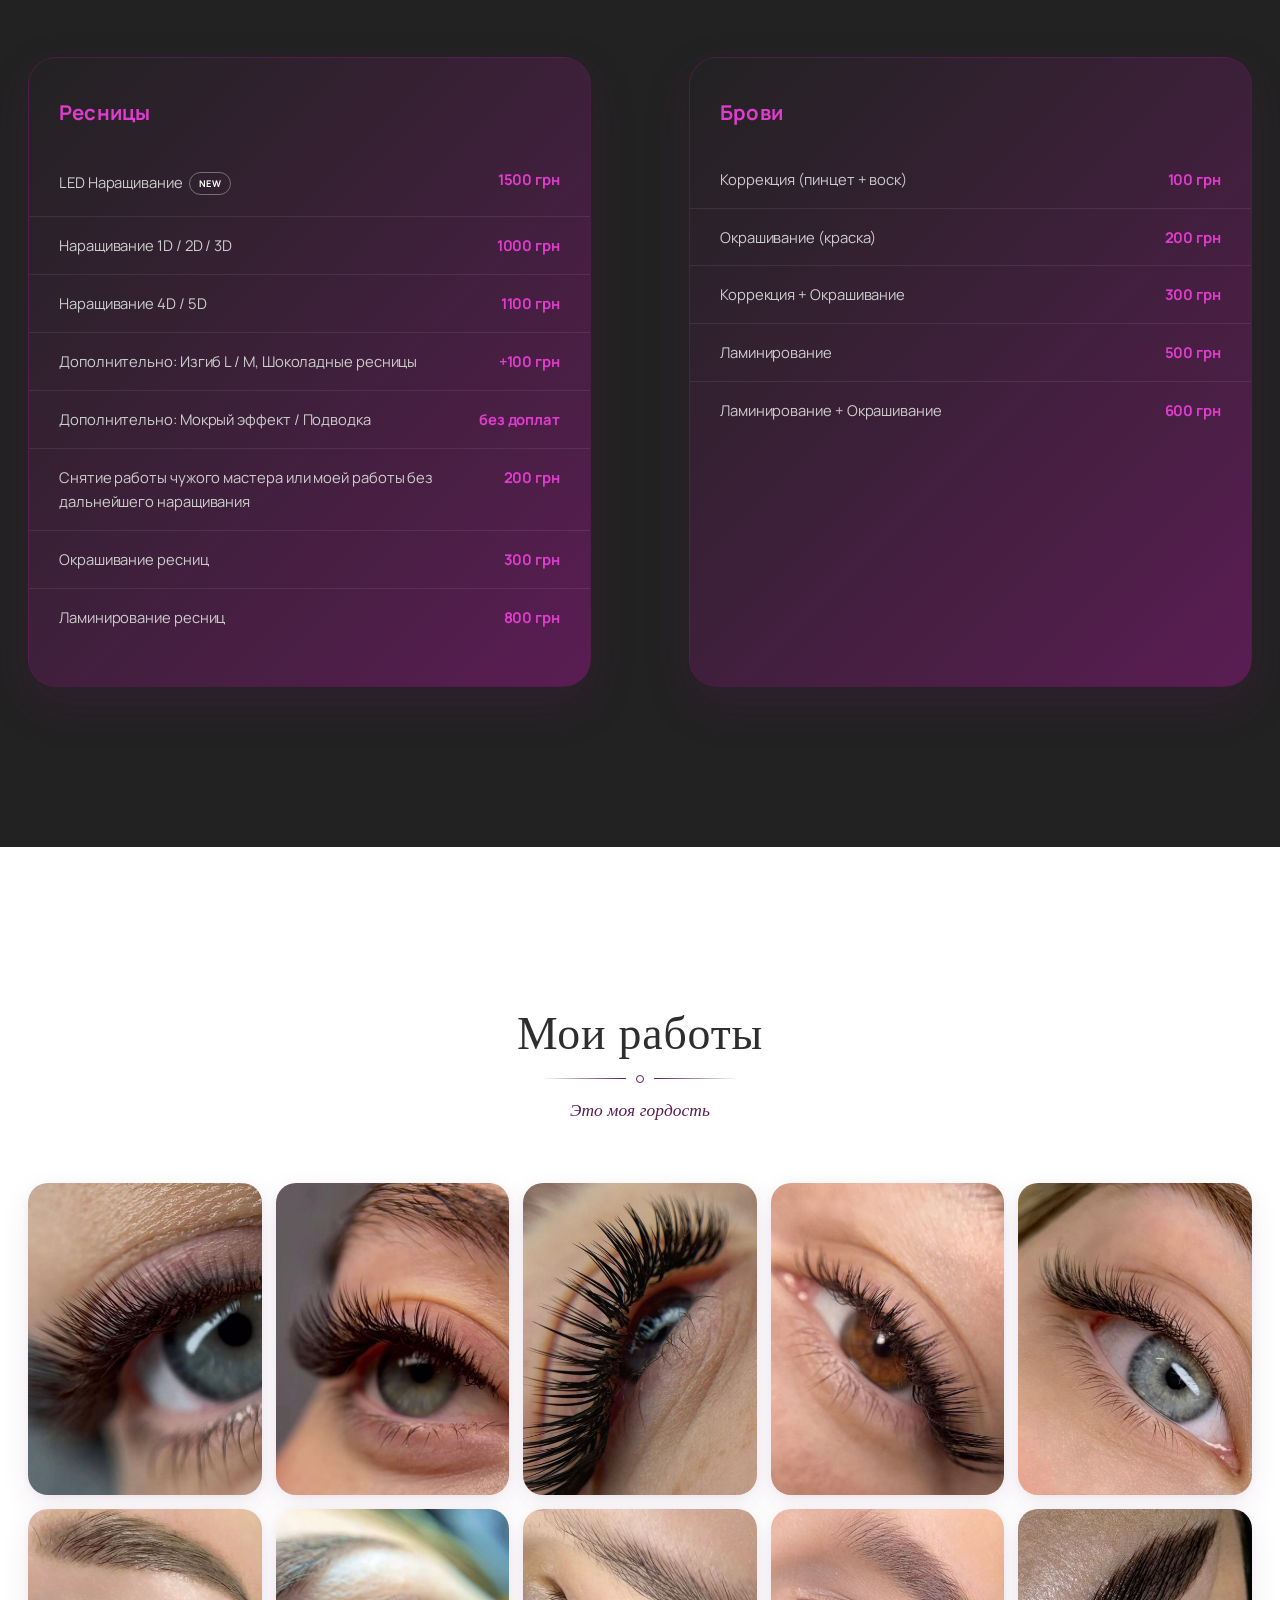
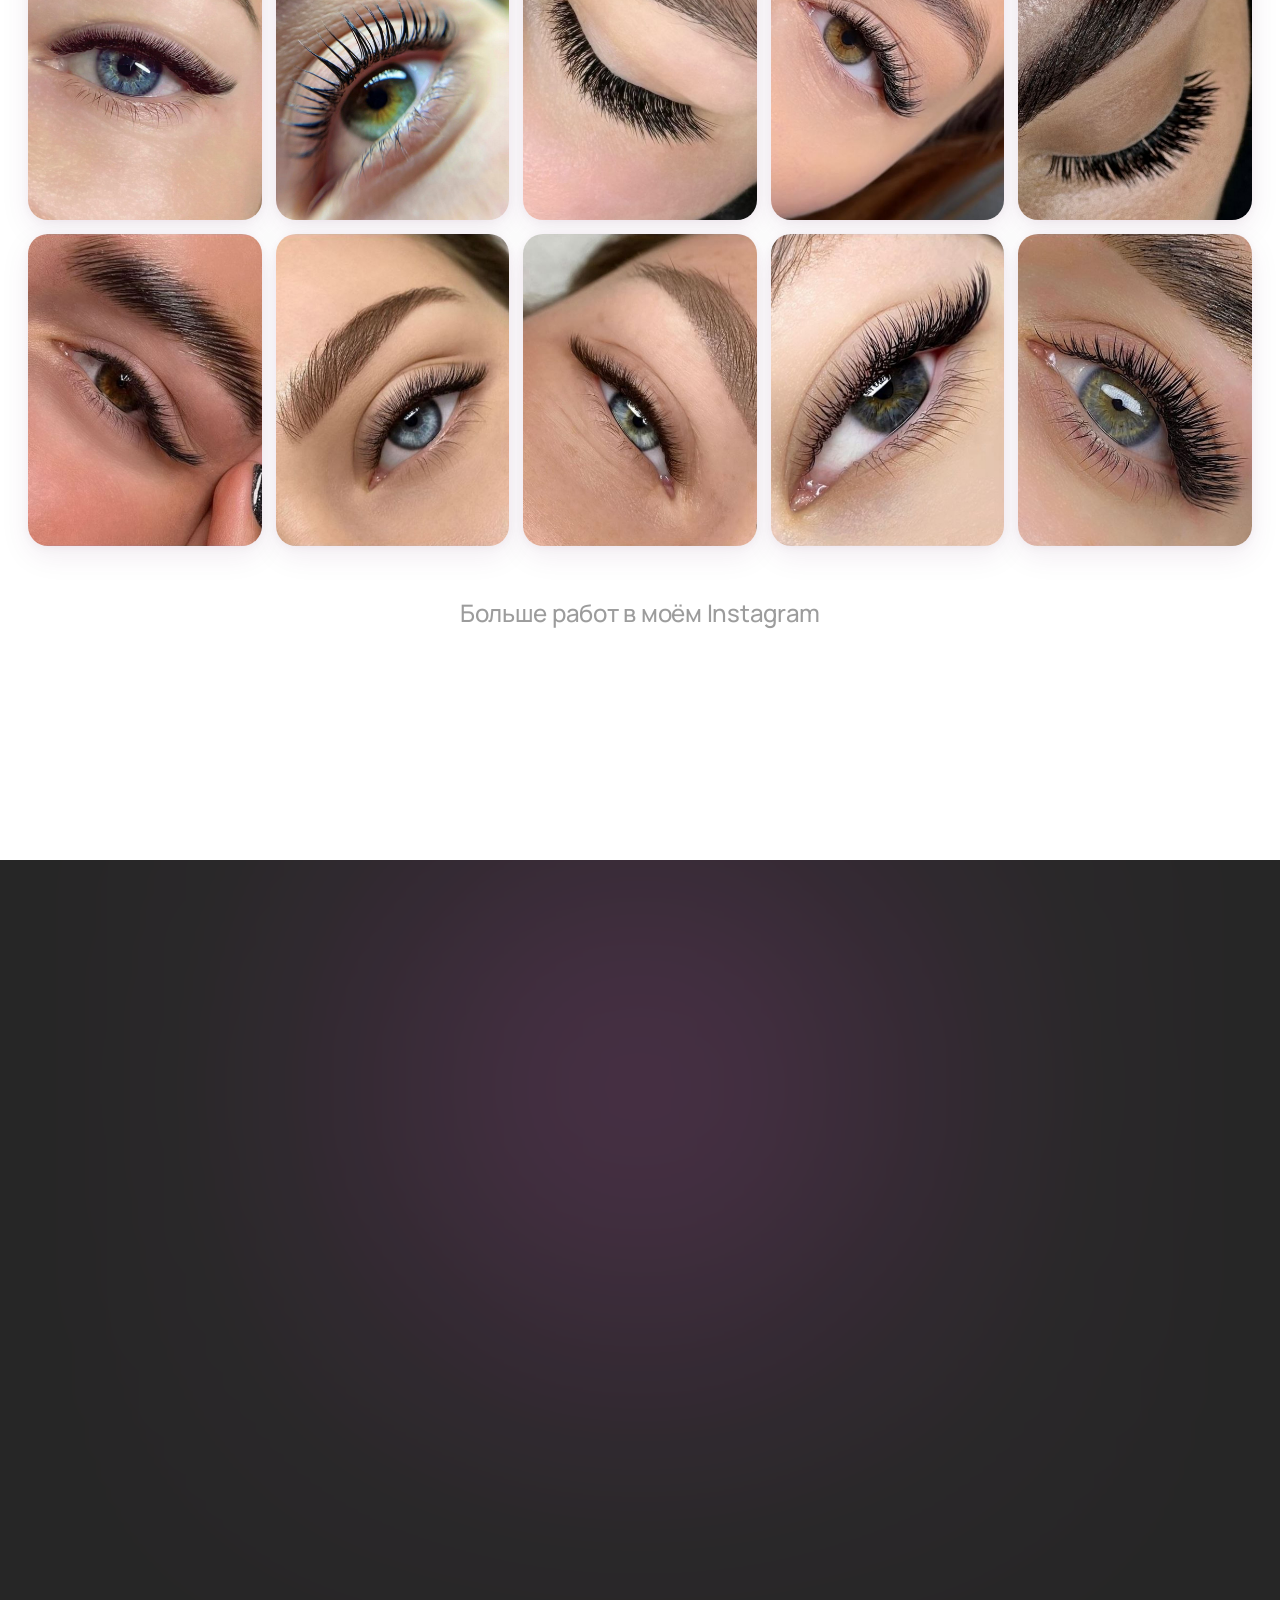
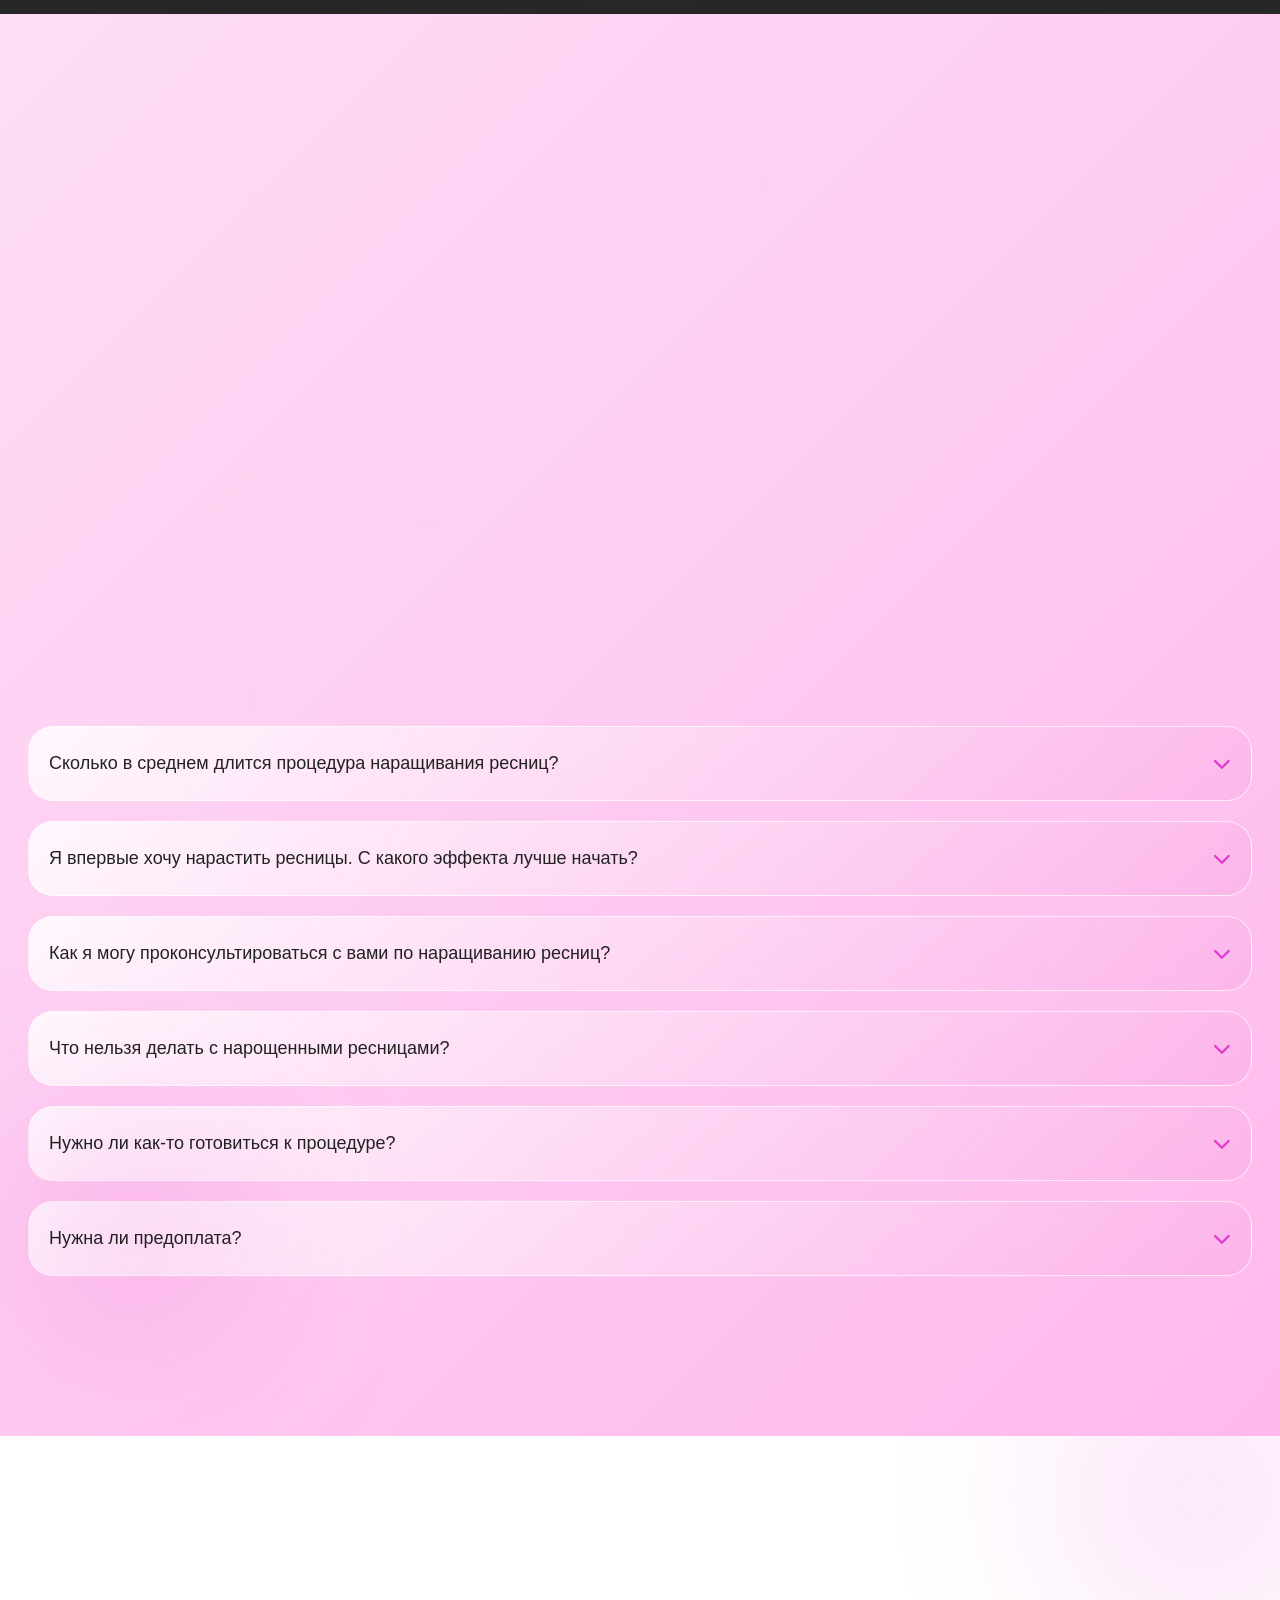
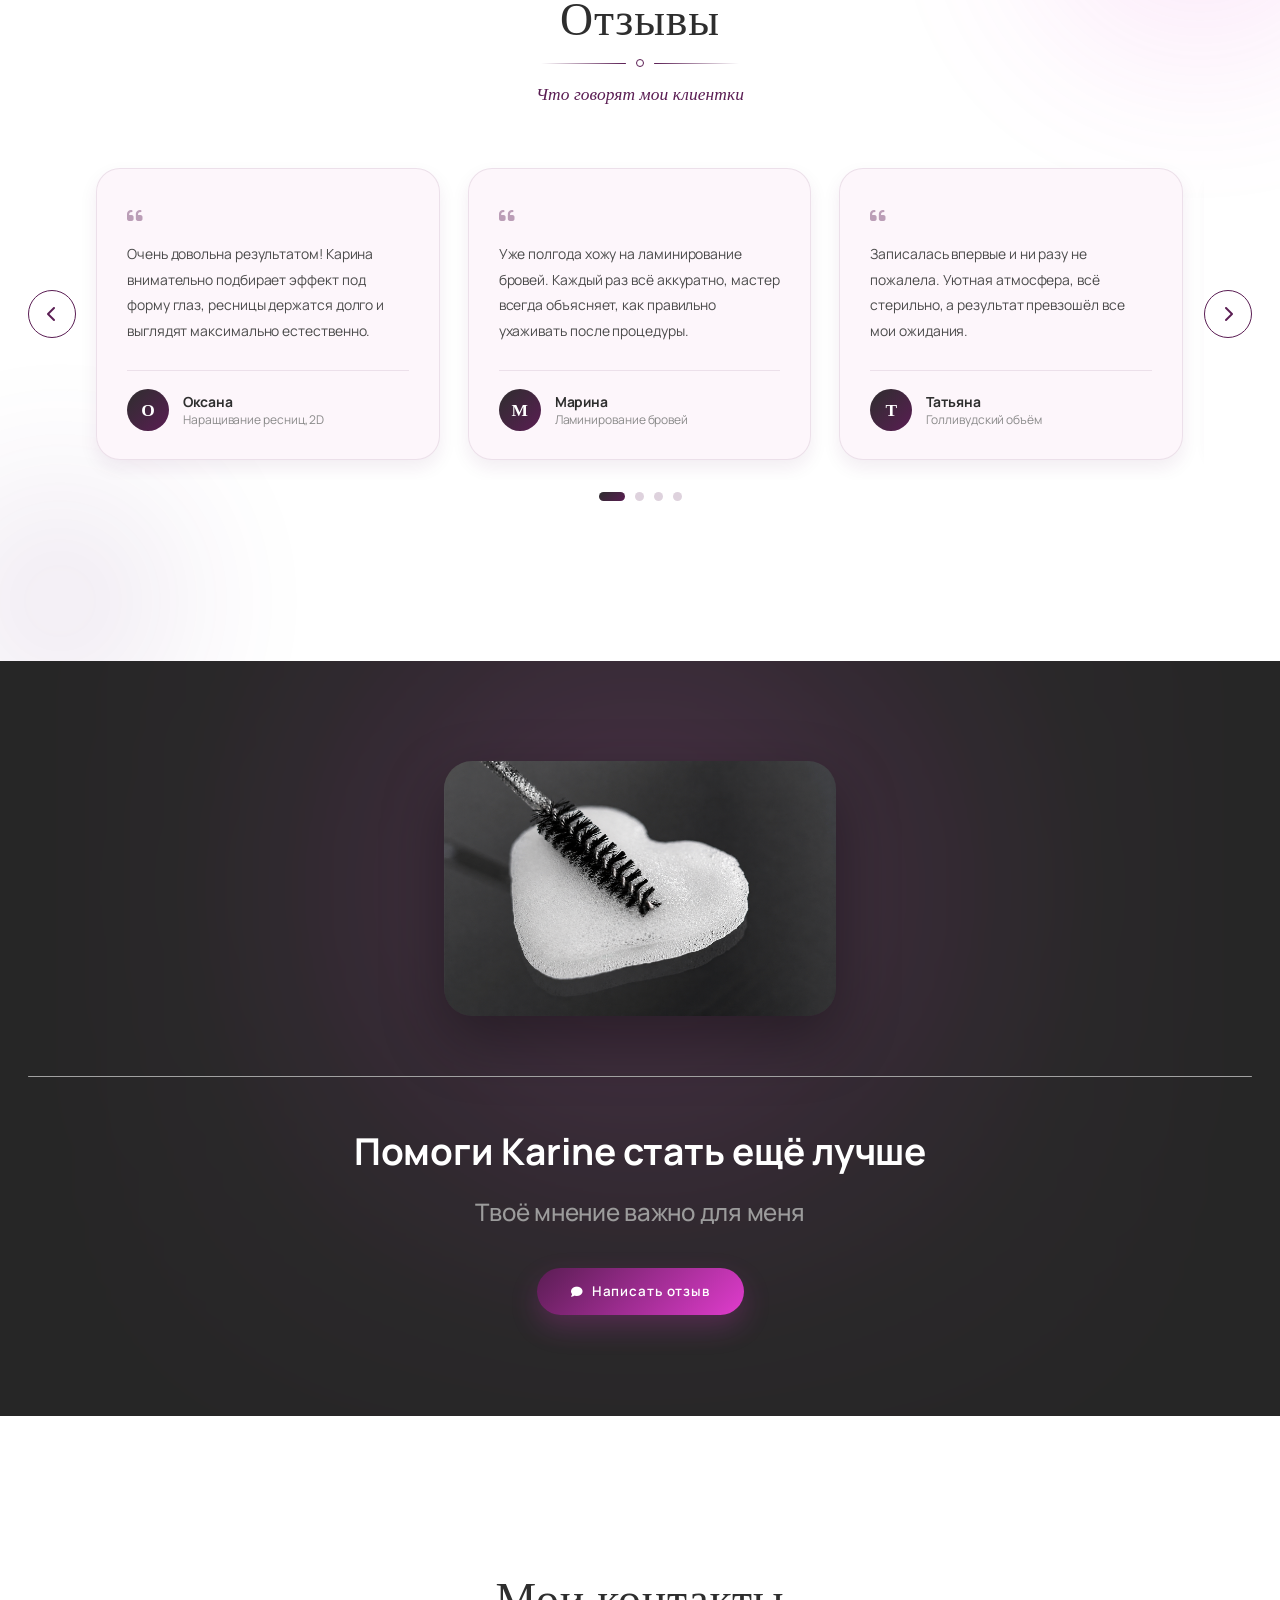
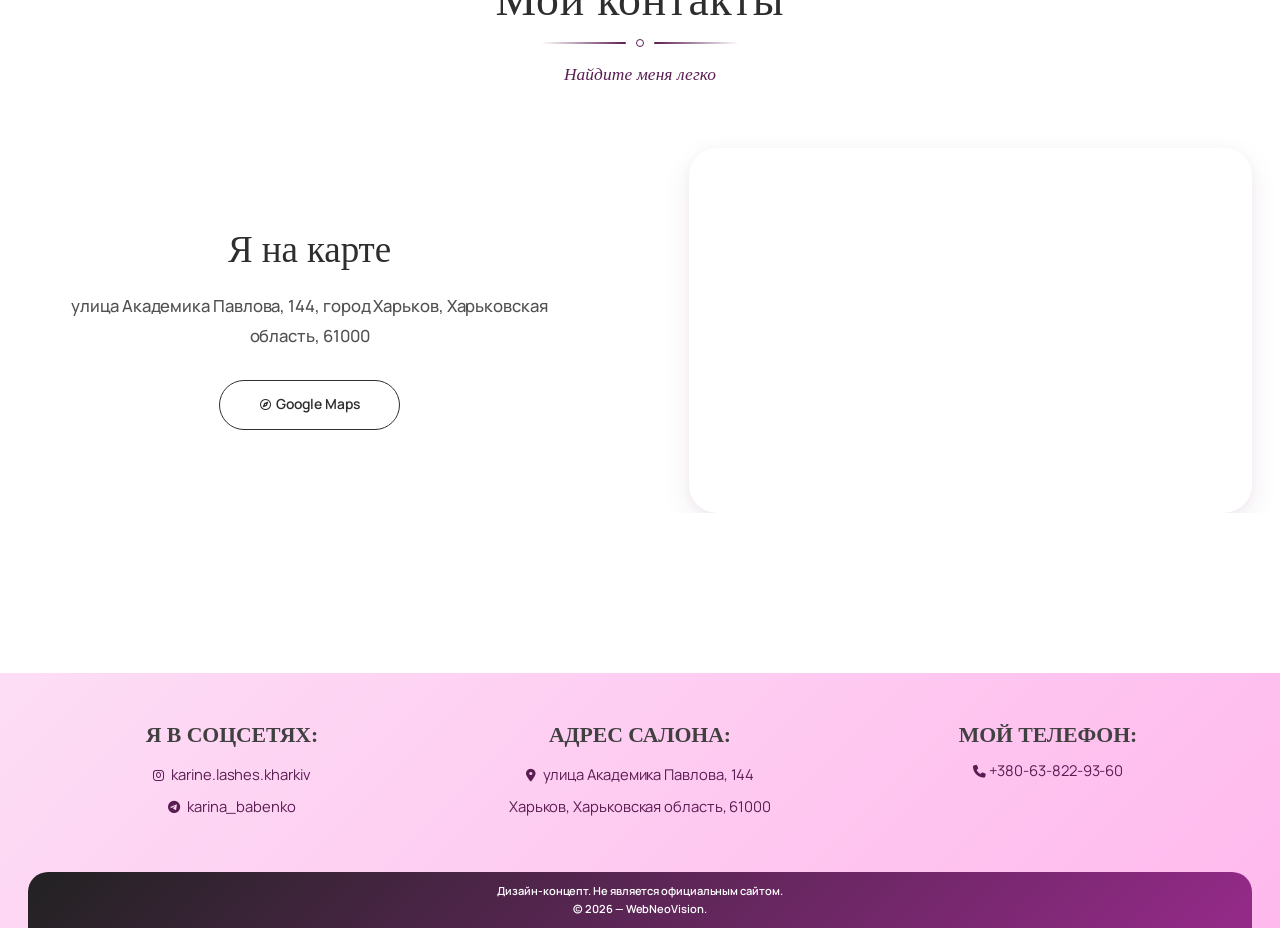
<file: index-ru.html>
<!DOCTYPE html>
<html lang="ru">
<head>
    <meta charset="utf-8">
    <meta name="viewport" content="width=device-width, initial-scale=1">
    <link rel="stylesheet" type="text/css" href="css/header.css">
    <link rel="stylesheet" type="text/css" href="css/main.css">
    <link rel="stylesheet" type="text/css" href="css/modern.css">
    <link rel="stylesheet" type="text/css" href="https://cdnjs.cloudflare.com/ajax/libs/font-awesome/6.2.1/css/all.min.css">
    <link rel="preconnect" href="https://fonts.googleapis.com">
    <link rel="preconnect" href="https://fonts.gstatic.com" crossorigin>
    <link href="https://fonts.googleapis.com/css2?family=Manrope:wght@200;300;400;500;600;700;800&display=swap" rel="stylesheet">
    <title>Карина | Наращивание ресниц и бровей в г. Харьков</title>
    <style>
        body { opacity: 0; transition: opacity 0.25s ease; }
        body.ready { opacity: 1; }
    </style>
</head>
<body id="top">

    <header class="site-header">
        <div class="site-header__inner">
            <div class="site-header__logo">
                <a href="#top" aria-label="Карина"><img src="img/KarineProz.svg" alt="Karine logo"></a>
            </div>
            <ul class="site-nav">
                <li><a href="#features">Мой подход</a></li>
                <li><a href="#price">Прайс</a></li>
                <li><a href="#works">Мои работы</a></li>
                <li><a href="#faq">FAQ</a></li>
                <li><a href="#reviews">Отзывы</a></li>
                <li><a href="#contacts">Контакты</a></li>
            </ul>
            <div class="site-header__right">
                <div class="site-lang">
                    <i class="fa-solid fa-globe"></i>
                    <a href="index.html">UK</a>
                    <a href="index-ru.html" class="is-active">RU</a>
                </div>
                <button class="site-burger" type="button" aria-label="Menu" aria-expanded="false" aria-controls="siteDrawer">
                    <span></span><span></span><span></span>
                </button>
            </div>
        </div>
    </header>

    <div class="site-drawer-overlay" hidden></div>

    <nav class="site-drawer" id="siteDrawer" aria-label="Mobile navigation" aria-hidden="true">
    <ul>
        <li><a href="#features">Мой подход</a></li>
        <li><a href="#price">Прайс</a></li>
        <li><a href="#works">Мои работы</a></li>
        <li><a href="#faq">FAQ</a></li>
        <li><a href="#reviews">Отзывы</a></li>
        <li><a href="#contacts">Контакты</a></li>
    </ul>

    <div class="site-drawer-divider"></div>

    <!--<div class="site-drawer-socials">
        <a href="https://www.instagram.com/karine.lashes.kharkiv/" target="_blank" rel="noopener noreferrer" aria-label="Instagram">
            <i class="fa-brands fa-instagram"></i>
        </a>
        <a href="https://t.me/Vlad_sib" target="_blank" rel="noopener noreferrer" aria-label="Telegram">
            <i class="fa-brands fa-telegram"></i>
        </a>
        <a href="tel:+380638229360" class="footer__phone">
            <i class="fa-solid fa-phone"></i>
        </a>
    </div>-->

    <div class="site-lang">
        <a href="index.html">UK</a>
        <i class="fa-solid fa-globe"></i>
        <a href="index-ru.html" class="is-active">RU</a>
    </div>

    </nav>

    <!--<div class="site-lang site-lang--drawer">
        <a href="index.html">UK</a>
        <i class="fa-solid fa-globe"></i>
        <a href="index-ru.html" class="is-active">RU</a>
    </div>-->

    <section class="intro">
        <div class="container">
            <div class="intro_wrapper reveal">
                <div class="intro_text">
                    <div class="subtitle_badge"></div>
                    <p class="intro_subtitle_parameters"><i class="fa-solid fa-wand-magic-sparkles"></i>Lashes & Brows <span>·</span><i class="fa-solid fa-location-dot"></i> Харьков</p>
                    <h1 class="intro_title_header">Привет!</h1>
                    <div class="hr1_title"></div>
                    <h1 class="intro_title">Я Карина — &nbsp;<span class="profession">лешмейкер и бровист</span></h1>
                    <p class="intro_subtitle">Приходи ко мне. Буду рада познакомиться с тобой и немного больше подчеркнуть твою природную красоту.</p>
                    <p class="intro_subtitle_details"><i class="fa-regular fa-clock"></i> Работаю: Пн – Вс &nbsp;<span>·</span>&nbsp; 09:00 – 19:00</p>
                    <a class="button-windows reveal" href="https://t.me/karine_lashes_kh"><i class="fa-regular fa-calendar"></i> Окошки</a>
                    <a class="button reveal" href="https://t.me/Vlad_sib"><i class="fa-brands fa-telegram"></i> Записаться</a>
                    <div class="subtitle_badge"></div>
                </div>
                <div class="intro_image">
                    <img class="lorry" src="img/portrait.jpg" alt="karine">
                    <a href="https://www.instagram.com/karine.lashes.kharkiv/" class="lightning-badge1" target="_blank" rel="noopener noreferrer" aria-label="Instagram"><i class="fa-brands fa-instagram"></i></a>
                    <a href="https://t.me/Vlad_sib" class="lightning-badge2" target="_blank" rel="noopener noreferrer" aria-label="Telegram"><i class="fa-brands fa-telegram"></i></a>
                </div>
            </div>
        </div>
    </section>

    <section class="intro2" id="features">
        <div class="container">
            <h1 class="my_features reveal">Мой подход</h1>
            <div class="hr_wr reveal"><div class="hr1_usual"></div><i class="square-outline"></i><div class="hr2_usual"></div></div>
            <h2 class="my_features_sub reveal">Основа моего дела</h2>
            <div class="features">
                <div class="features__item reveal"><i class="fa-solid fa-award features__icon"></i><h4 class="features__title">Я работаю не на скорость, а на качество</h4><div class="features__text">Мои работы — это мой почерк, репутация и лицо. Поэтому качество своей работы я всегда ставлю на первое место.</div></div>
                <div class="features__item reveal"><i class="fa-solid fa-handshake features__icon"></i><h4 class="features__title">Уважаю ваши потребности и ожидаю того же к себе</h4><div class="features__text">Не принимаю и отменяю запись, если вы воспользовались парфюмом в день прихода ко мне на процедуру (у меня сильная аллергия).</div></div>
                <div class="features__item reveal"><i class="fa-solid fa-calendar-check features__icon"></i><h4 class="features__title">По возможности подстраиваю свой график под вас</h4><div class="features__text">Если это возможно, могу записать вас на процедуру немного раньше или позже. Обязательно согласуйте это со мной заранее.</div></div>
            </div>
        </div>
    </section>

    <section class="marquee-section">
        <div class="container">
            <div class="marquee__author__photo reveal">
                <img src="img/karine2.jpg" alt="karine">
                <a href="https://www.instagram.com/karine.lashes.kharkiv/" class="lightning-badge1" target="_blank" rel="noopener noreferrer" aria-label="Instagram"><i class="fa-brands fa-instagram"></i></a>
                <a href="https://t.me/Vlad_sib" class="lightning-badge2" target="_blank" rel="noopener noreferrer" aria-label="Telegram"><i class="fa-brands fa-telegram"></i></a>
            </div>
        </div>
        <div class="marque-container reveal">
            <div class="hr_wr"><i class="marquee__square-outline"></i><div class="hr1"></div></div>
            <div class="marquee">
                <div class="marquee__text" id="marqueeText">"Глаза — зеркало души. Смотри душой красиво!"</div>
                <div class="marquee__author"><img src="img/KarineProz.svg" alt="logo"></div>
            </div>
            <div class="hr_wr"><div class="hr2"></div><i class="marquee__square-outline"></i></div>
        </div>
    </section>

    <section class="price" id="price">
        <div class="container">
            <h1 class="section-title reveal">Прайс</h1>
            <div class="hr_wr reveal"><div class="hr1_usual"></div><i class="square-outline"></i><div class="hr2_usual"></div></div>
            <h2 class="my_features_sub_price reveal">Актуальные цены</h2>
            <div class="price__category_wr">
                <div class="price__category_lashes reveal">
                    <h3 class="price__category-title">Ресницы</h3>
                    <ul class="price__list">
                        <li><span>LED Наращивание&nbsp; <span class="badge-new">NEW</span></span><span>1500 грн</span></li>
                        <li><span>Наращивание 1D / 2D / 3D</span><span>1000 грн</span></li>
                        <li><span>Наращивание 4D / 5D</span><span>1100 грн</span></li>
                        <li><span>Дополнительно: Изгиб L / M, Шоколадные ресницы</span><span>+100 грн</span></li>
                        <li><span>Дополнительно: Мокрый эффект / Подводка</span><span>без доплат</span></li>
                        <li><span>Снятие работы чужого мастера или моей работы без дальнейшего наращивания</span><span>200 грн</span></li>
                        <li><span>Окрашивание ресниц</span><span>300 грн</span></li>
                        <li><span>Ламинирование ресниц</span><span>800 грн</span></li>
                    </ul>
                </div>
                <div class="price__category_brows reveal">
                    <h3 class="price__category-title">Брови</h3>
                    <ul class="price__list">
                        <li><span>Коррекция (пинцет + воск)</span><span>100 грн</span></li>
                        <li><span>Окрашивание (краска)</span><span>200 грн</span></li>
                        <li><span>Коррекция + Окрашивание</span><span>300 грн</span></li>
                        <li><span>Ламинирование</span><span>500 грн</span></li>
                        <li><span>Ламинирование + Окрашивание</span><span>600 грн</span></li>
                    </ul>
                </div>
            </div>
        </div>
    </section>

    <div class="works" id="works">
        <div class="container">
            <h1 class="my_works reveal">Мои работы</h1>
            <div class="hr_wr reveal"><div class="hr1_usual"></div><i class="square-outline"></i><div class="hr2_usual"></div></div>
            <h2 class="my_features_sub reveal">Это моя гордость</h2>
            <div class="works__grid">
                <div class="works__item reveal"><img class="works__photo" src="img/work1.jpg" alt="work"><div class="works__content"><div class="works__title">Шоколадные ресницы</div><div class="sep"></div><div class="works__text">изгиб L</div></div></div>
                <div class="works__item reveal"><img class="works__photo" src="img/work2.jpg" alt="work"><div class="works__content"><div class="works__title">Мокрый эффект</div><div class="sep"></div><div class="works__text">изгиб С</div></div></div>
                <div class="works__item reveal"><img class="works__photo" src="img/work3.jpg" alt="work"><div class="works__content"><div class="works__title">Мокрый эффект</div><div class="sep"></div><div class="works__text">изгиб С</div></div></div>
                <div class="works__item reveal"><img class="works__photo" src="img/work4.jpg" alt="work"><div class="works__content"><div class="works__title">Мокрый эффект</div><div class="sep"></div><div class="works__text">3D, изгиб M</div></div></div>
                <div class="works__item reveal"><img class="works__photo" src="img/work5.jpg" alt="work"><div class="works__content"><div class="works__title">Классические ресницы</div><div class="sep"></div><div class="works__text">3D</div></div></div>
                <div class="works__item reveal"><img class="works__photo" src="img/work6.jpg" alt="work"><div class="works__content"><div class="works__title">Эффект лисички</div><div class="sep"></div><div class="works__text">3D, изгиб С</div></div></div>
                <div class="works__item reveal"><img class="works__photo" src="img/work7.jpg" alt="work"><div class="works__content"><div class="works__title">Ламинированные ресницы</div></div></div>
                <div class="works__item reveal"><img class="works__photo" src="img/work8.jpg" alt="work"><div class="works__content"><div class="works__title">Эффект лисички</div></div></div>
                <div class="works__item reveal"><img class="works__photo" src="img/work9.jpg" alt="work"><div class="works__content"><div class="works__title">Мокрый эффект</div><div class="sep"></div><div class="works__text">изгиб D</div></div></div>
                <div class="works__item reveal"><img class="works__photo" src="img/work10.jpg" alt="work"><div class="works__content"><div class="works__title">Мокрый эффект в тумане</div><div class="sep"></div><div class="works__text">3D, изгиб D</div></div></div>
                <div class="works__item reveal"><img class="works__photo" src="img/work11.jpg" alt="work"><div class="works__content"><div class="works__title">Неизвестное название</div></div></div>
                <div class="works__item reveal"><img class="works__photo" src="img/work12.jpg" alt="work"><div class="works__content"><div class="works__title">Неизвестное название</div></div></div>
                <div class="works__item reveal"><img class="works__photo" src="img/work13.jpg" alt="work"><div class="works__content"><div class="works__title">Шоколадные ресницы</div></div></div>
                <div class="works__item reveal"><img class="works__photo" src="img/work14.jpg" alt="work"><div class="works__content"><div class="works__title">Неизвестное название</div></div></div>
                <div class="works__item reveal"><img class="works__photo" src="img/work15.jpg" alt="work"><div class="works__content"><div class="works__title">Мокрый эффект</div><div class="sep"></div><div class="works__text">изгибы C, L</div></div></div>
            </div>
            <div class="way_to_inst reveal">
                <h3 class="intro_title_download">Больше работ в моём Instagram</h3>
                <a class="inst_special_link reveal" href="https://www.instagram.com/karine.lashes.kharkiv/"><i class="fa-brands fa-instagram"></i>&nbsp; karine.lashes.kharkiv</a>
            </div>
        </div>
    </div>

    <section class="download">
        <div class="container reveal">
            <div class="allyouneed__photo"><img src="img/allyouneed.png" alt="logo"></div>
            <div class="sep"></div>
            <h3 class="intro_title_map_header">Ну что?</h3>
            <h3 class="intro_title_download">Ты до сих пор не записалась?</h3>
            <a class="button reveal" href="https://t.me/Vlad_sib"><i class="fa-brands fa-telegram"></i> Записаться</a>
        </div>
    </section>

    <section class="faq" id="faq">
        <div class="container">
            <h2 class="my_features reveal">FAQ</h2>
            <div class="hr_wr reveal"><div class="hr1_usual"></div><i class="square-outline"></i><div class="hr2_usual"></div></div>
            <h2 class="my_features_sub reveal">Неуместных вопросов не бывает</h2>
            <div class="faq__item reveal"><button class="faq__question"><span>Сколько держатся нарощенные ресницы?</span><i class="fa-solid fa-chevron-down"></i></button><div class="faq__answer"><img class="answer_img" src="img/portrait.jpg" alt="karine">В среднем нарощенные ресницы держатся 3–4 недели (при правильном уходе и соблюдении рекомендаций).</div></div>
            <div class="faq__item reveal"><button class="faq__question"><span>Можно ли приходить на процедуру с макияжем?</span><i class="fa-solid fa-chevron-down"></i></button><div class="faq__answer"><img class="answer_img" src="img/portrait.jpg" alt="karine">Желательно приходить без макияжа глаз — это сократит время процедуры и обеспечит лучший результат.</div></div>
            <div class="faq__item reveal"><button class="faq__question"><span>Можно ли записаться на процедуру в нерабочее время?</span><i class="fa-solid fa-chevron-down"></i></button><div class="faq__answer"><img class="answer_img" src="img/portrait.jpg" alt="karine">Да, иногда я могу подстроить свой график под вас. Этот момент обязательно согласовывается заранее.</div></div>
            <div class="faq__item reveal"><button class="faq__question"><span>Есть ли противопоказания к наращиванию ресниц?</span><i class="fa-solid fa-chevron-down"></i></button><div class="faq__answer"><img class="answer_img" src="img/portrait.jpg" alt="karine">Противопоказаниями являются аллергия на материалы, воспалительные заболевания глаз, а также недавно перенесённые офтальмологические процедуры.</div></div>
            <div class="faq__item reveal"><button class="faq__question"><span>Сколько в среднем длится процедура наращивания ресниц?</span><i class="fa-solid fa-chevron-down"></i></button><div class="faq__answer"><img class="answer_img" src="img/portrait.jpg" alt="karine">Всё зависит от густоты ваших ресниц и выбранного эффекта. В среднем процедура длится от 3 до 3,5 часов.</div></div>
            <div class="faq__item reveal"><button class="faq__question"><span>Я впервые хочу нарастить ресницы. С какого эффекта лучше начать?</span><i class="fa-solid fa-chevron-down"></i></button><div class="faq__answer"><img class="answer_img" src="img/portrait.jpg" alt="karine">Рекомендую начать с эффекта 1–2D. Позже, по желанию, можно перейти к более выразительным объёмам.</div></div>
            <div class="faq__item reveal"><button class="faq__question"><span>Как я могу проконсультироваться с вами по наращиванию ресниц?</span><i class="fa-solid fa-chevron-down"></i></button><div class="faq__answer"><img class="answer_img" src="img/portrait.jpg" alt="karine">Вы можете написать мне в Telegram или Instagram, и я отвечу на все ваши вопросы.</div></div>
            <div class="faq__item reveal"><button class="faq__question"><span>Что нельзя делать с нарощенными ресницами?</span><i class="fa-solid fa-chevron-down"></i></button><div class="faq__answer"><img class="answer_img" src="img/portrait.jpg" alt="karine">Не рекомендуется сильно тереть глаза, использовать жирные косметические средства в зоне век, спать лицом в подушку и механически повреждать ресницы. Также важно соблюдать рекомендации по уходу после процедуры.</div></div>
            <div class="faq__item reveal"><button class="faq__question"><span>Нужно ли как-то готовиться к процедуре?</span><i class="fa-solid fa-chevron-down"></i></button><div class="faq__answer"><img class="answer_img" src="img/portrait.jpg" alt="karine">Специальной подготовки не требуется, но для лучшего результата рекомендую прийти без макияжа глаз, не использовать жирные кремы и масла в зоне век в день процедуры, а также за сутки до наращивания избегать сауны, бани и процедур с сильным распариванием лица.</div></div>
            <div class="faq__item reveal"><button class="faq__question"><span>Нужна ли предоплата?</span><i class="fa-solid fa-chevron-down"></i></button><div class="faq__answer"><img class="answer_img" src="img/portrait.jpg" alt="karine">Да, для подтверждения записи необходимо внести предоплату. Это помогает забронировать выбранное время. Размер и способ обсуждаются при записи.</div></div>
        </div>
    </section>

    <!-- ==================== ОТЗЫВЫ ==================== -->
    <section class="reviews" id="reviews">
        <div class="container">

            <h1 class="my_features reveal">Отзывы</h1>
            <div class="hr_wr reveal"><div class="hr1_usual"></div><i class="square-outline"></i><div class="hr2_usual"></div></div>
            <h2 class="my_features_sub reveal">Что говорят мои клиентки</h2>

            <div class="reviews-slider reveal">

                <button class="reviews-slider__arrow reviews-slider__arrow--prev" aria-label="Предыдущий отзыв">
                    <i class="fa-solid fa-chevron-left"></i>
                </button>

                <div class="reviews-slider__viewport">
                    <div class="reviews-slider__track">

                        <div class="review-card">
                            <i class="fa-solid fa-quote-left review-card__quote-icon"></i>
                            
                            <p class="review-card__text">
                                Очень довольна результатом! Карина внимательно подбирает эффект под форму глаз,
                                ресницы держатся долго и выглядят максимально естественно.
                            </p>
                            <div class="review-card__footer">
                                <div class="review-card__avatar">О</div>
                                <div class="review-card__meta">
                                    <span class="review-card__name">Оксана</span>
                                    <span class="review-card__service">Наращивание ресниц, 2D</span>
                                </div>
                            </div>
                        </div>

                        <div class="review-card">
                            <i class="fa-solid fa-quote-left review-card__quote-icon"></i>
                            
                            <p class="review-card__text">
                                Уже полгода хожу на ламинирование бровей. Каждый раз всё аккуратно,
                                мастер всегда объясняет, как правильно ухаживать после процедуры.
                            </p>
                            <div class="review-card__footer">
                                <div class="review-card__avatar">М</div>
                                <div class="review-card__meta">
                                    <span class="review-card__name">Марина</span>
                                    <span class="review-card__service">Ламинирование бровей</span>
                                </div>
                            </div>
                        </div>

                        <div class="review-card">
                            <i class="fa-solid fa-quote-left review-card__quote-icon"></i>
                            
                            <p class="review-card__text">
                                Записалась впервые и ни разу не пожалела. Уютная атмосфера, всё стерильно,
                                а результат превзошёл все мои ожидания.
                            </p>
                            <div class="review-card__footer">
                                <div class="review-card__avatar">Т</div>
                                <div class="review-card__meta">
                                    <span class="review-card__name">Татьяна</span>
                                    <span class="review-card__service">Голливудский объём</span>
                                </div>
                            </div>
                        </div>

                        <div class="review-card">
                            <i class="fa-solid fa-quote-left review-card__quote-icon"></i>
                            
                            <p class="review-card__text">
                                Очень внимательный и заботливый мастер. Посоветовала эффект,
                                который идеально подошёл к форме моих глаз — выглядит очень натурально.
                            </p>
                            <div class="review-card__footer">
                                <div class="review-card__avatar">Е</div>
                                <div class="review-card__meta">
                                    <span class="review-card__name">Екатерина</span>
                                    <span class="review-card__service">Наращивание ресниц, 3D</span>
                                </div>
                            </div>
                        </div>

                        <div class="review-card">
                            <i class="fa-solid fa-quote-left review-card__quote-icon"></i>
                            
                            <p class="review-card__text">
                                Пришла на коррекцию бровей и осталась в полном восторге —
                                форма идеальная, симметрия безупречная. Обязательно приду снова!
                            </p>
                            <div class="review-card__footer">
                                <div class="review-card__avatar">Н</div>
                                <div class="review-card__meta">
                                    <span class="review-card__name">Наталья</span>
                                    <span class="review-card__service">Коррекция и окрашивание бровей</span>
                                </div>
                            </div>
                        </div>

                        <div class="review-card">
                            <i class="fa-solid fa-quote-left review-card__quote-icon"></i>
                            
                            <p class="review-card__text">
                                Спасибо за терпение и профессионализм! Карина подробно объяснила
                                каждый этап процедуры, а результат держится намного дольше,
                                чем я ожидала.
                            </p>
                            <div class="review-card__footer">
                                <div class="review-card__avatar">Ю</div>
                                <div class="review-card__meta">
                                    <span class="review-card__name">Юлия</span>
                                    <span class="review-card__service">Ламинирование ресниц</span>
                                </div>
                            </div>
                        </div>

                    </div>
                </div>

                <button class="reviews-slider__arrow reviews-slider__arrow--next" aria-label="Следующий отзыв">
                    <i class="fa-solid fa-chevron-right"></i>
                </button>

            </div>

            <div class="reviews-slider__dots reveal"></div>

        </div>
    </section>

    <section class="download">
        <div class="container reveal">
            <div class="allyouneed__photo"><img src="img/heart.jpg" alt="logo"></div>
            <div class="sep"></div>
            <h3 class="intro_title_map_header">Помоги Karine стать ещё лучше</h3>
            <h3 class="intro_title_download">Твоё мнение важно для меня</h3>
            <a class="button reveal" href="https://tally.so/r/lb12oX"><i class="fa-solid fa-comment"></i> Написать отзыв</a>
        </div>
    </section>

    <section class="contacts" id="contacts">
        <div class="container">
            <h1 class="my_features reveal">Мои контакты</h1>
            <div class="hr_wr reveal"><div class="hr1_usual"></div><i class="square-outline"></i><div class="hr2_usual"></div></div>
            <h2 class="my_features_sub reveal">Найдите меня легко</h2>
            <div class="intro_wrapper_cont reveal">
                <div class="text reveal">
                    <h1 class="intro_title_map">Я на карте</h1>
                    <p class="intro_subtitle_map">улица Академика Павлова, 144, город Харьков, Харьковская область, 61000</p>
                    <!--<a class="button reveal" href="https://www.google.com.ua/maps/place/%D1%83%D0%BB.+%D0%90%D0%BA%D0%B0%D0%B4%D0%B5%D0%BC%D0%B8%D0%BA%D0%B0+%D0%9F%D0%B0%D0%B2%D0%BB%D0%BE%D0%B2%D0%B0,+144"><i class="fa-solid fa-compass"></i> Google Maps</a>-->
                    <a class="inst_special_link" href="https://www.instagram.com/karine.lashes.kharkiv/"><i class="fa-solid fa-compass"></i>&nbsp; Google Maps</a>
                </div>
                <div class="on_map">
                    <div class="map-wrapper">
                        <iframe src="https://www.google.com/maps/embed?pb=!1m18!1m12!1m3!1d683.7604605619837!2d36.333541860157126!3d50.02101930261034!2m3!1f0!2f0!3f0!3m2!1i1024!2i768!4f13.1!3m3!1m2!1s0x4127a76193bed8bb%3A0xb29454bad3708ae6!2z0YPQuy4g0JDQutCw0LTQtdC80LjQutCwINCf0LDQstC70L7QstCwLCAxNDQsINCl0LDRgNGM0LrQvtCyLCDQpdCw0YDRjNC60L7QstGB0LrQsNGPINC-0LHQu9Cw0YHRgtGMLCA2MTAwMA!5e1!3m2!1sru!2sua!4v1783696948279!5m2!1sru!2sua" width="600" height="450" style="border:0;" allowfullscreen loading="lazy" referrerpolicy="strict-origin-when-cross-origin"></iframe>
                    </div>
                </div>
            </div>
        </div>
    </section>

    <footer class="footer">
        <div class="container">
            <div class="footer__inner">
                <div class="footer__block reveal">
                    <h4 class="footer__title">Я в соцсетях:</h4>
                    <div class="footer__address">
                        <div><a href="https://www.instagram.com/karine.lashes.kharkiv/"><i class="fa-brands fa-instagram"></i> karine.lashes.kharkiv</a></div>
                        <div><a href="https://t.me/Vlad_sib"><i class="fa-brands fa-telegram"></i> karina_babenko</a></div>
                    </div>
                </div>
                <div class="footer__block reveal">
                    <h4 class="footer__title">Адрес салона:</h4>
                    <div class="footer__address">
                        <a href="https://www.google.com.ua/maps/place/%D1%83%D0%BB.+%D0%90%D0%BA%D0%B0%D0%B4%D0%B5%D0%BC%D0%B8%D0%BA%D0%B0+%D0%9F%D0%B0%D0%B2%D0%BB%D0%BE%D0%B2%D0%B0,+144">
                            <div><i class="fa-solid fa-location-dot"></i> улица Академика Павлова, 144</div>
                            <div>Харьков, Харьковская область, 61000</div>
                        </a>
                    </div>
                </div>
                <div class="footer__block reveal">
                    <h4 class="footer__title">Мой телефон:</h4>
                    <div class="footer__text"><a href="tel:+380638229360" class="footer__phone"><i class="fa-solid fa-phone"></i> +380-63-822-93-60</a></div>
                </div>
            </div>
        </div>

        <div class="copyright">
            <div class="container">
                <div class="copyright__inner">
                    <div class="copyright__text">
                        Дизайн-концепт. Не является официальным сайтом.
                    </div> 
                    <div class="copyright__text">
                        © 2026 — WebNeoVision.
                    </div>
                </div>
            </div>
        </div>
    </footer>

    <button id="scrollTopBtn" aria-label="Наверх"><i class="fa-solid fa-chevron-up"></i></button>

    <script src="js/header.js"></script>
    <script>
        const scrollTopBtn = document.getElementById('scrollTopBtn');
        window.addEventListener('scroll', () => {
            const p = (window.scrollY / (document.documentElement.scrollHeight - document.documentElement.clientHeight)) * 100;
            if (p > 92) scrollTopBtn.classList.add('show'); else scrollTopBtn.classList.remove('show');
        });
        scrollTopBtn.addEventListener('click', () => window.scrollTo({ top: 0, behavior: 'smooth' }));
    </script>
    <script>
        document.querySelectorAll('.faq__question').forEach(button => {
            button.addEventListener('click', () => {
                const current = button.closest('.faq__item');
                document.querySelectorAll('.faq__item').forEach(item => { if (item !== current) item.classList.remove('active'); });
                current.classList.toggle('active');
            });
        });
    </script>
    <script>
        if ('scrollRestoration' in history) history.scrollRestoration = 'manual';
        window.addEventListener('load', () => {
            requestAnimationFrame(() => { requestAnimationFrame(() => { document.body.classList.add('ready'); }); });
        });
    </script>
    <script>
        const revealObserver = new IntersectionObserver((entries) => {
            entries.forEach(entry => {
                if (entry.isIntersecting) { entry.target.classList.add('is-visible'); revealObserver.unobserve(entry.target); }
            });
        }, { threshold: 0.15 });
        document.querySelectorAll('.reveal').forEach(el => revealObserver.observe(el));
    </script>
    <script>
        (function () {
            const track = document.querySelector('.reviews-slider__track');
            const viewport = document.querySelector('.reviews-slider__viewport');
            const prevBtn = document.querySelector('.reviews-slider__arrow--prev');
            const nextBtn = document.querySelector('.reviews-slider__arrow--next');
            const dotsWrap = document.querySelector('.reviews-slider__dots');

            if (!track || !viewport) return;

            const cards = Array.from(track.children);
            let currentIndex = 0;
            let cardsPerView = 3;
            let autoplayTimer = null;

            function getCardsPerView() {
                const width = window.innerWidth;
                if (width <= 700) return 1;
                if (width <= 1000) return 2;
                return 3;
            }

            function getMaxIndex() {
                return Math.max(0, cards.length - cardsPerView);
            }

            function renderDots() {
                dotsWrap.innerHTML = '';
                const dotCount = getMaxIndex() + 1;

                for (let i = 0; i < dotCount; i++) {
                    const dot = document.createElement('button');
                    dot.classList.add('reviews-slider__dot');
                    if (i === currentIndex) dot.classList.add('is-active');
                    dot.setAttribute('aria-label', `Слайд ${i + 1}`);
                    dot.addEventListener('click', () => goTo(i));
                    dotsWrap.appendChild(dot);
                }
            }

            function updateSlider() {
                const cardWidth = cards[0].getBoundingClientRect().width;
                const gap = parseFloat(getComputedStyle(track).gap) || 0;
                const offset = currentIndex * (cardWidth + gap);
                track.style.transform = `translateX(-${offset}px)`;

                document.querySelectorAll('.reviews-slider__dot').forEach((dot, i) => {
                    dot.classList.toggle('is-active', i === currentIndex);
                });
            }

            function goTo(index) {
                const maxIndex = getMaxIndex();
                currentIndex = Math.max(0, Math.min(index, maxIndex));
                updateSlider();
                resetAutoplay();
            }

            function next() {
                const maxIndex = getMaxIndex();
                currentIndex = currentIndex >= maxIndex ? 0 : currentIndex + 1;
                updateSlider();
            }

            function prev() {
                const maxIndex = getMaxIndex();
                currentIndex = currentIndex <= 0 ? maxIndex : currentIndex - 1;
                updateSlider();
            }

            function resetAutoplay() {
                clearInterval(autoplayTimer);
                autoplayTimer = setInterval(next, 5000);
            }

            function handleResize() {
                cardsPerView = getCardsPerView();
                currentIndex = Math.min(currentIndex, getMaxIndex());
                renderDots();
                updateSlider();
            }

            nextBtn.addEventListener('click', () => {
                next();
                resetAutoplay();
            });

            prevBtn.addEventListener('click', () => {
                prev();
                resetAutoplay();
            });

            window.addEventListener('resize', handleResize);

            cardsPerView = getCardsPerView();
            renderDots();
            updateSlider();
            resetAutoplay();
        })();
    </script>
</body>
</html>
</file>
<file: css/header.css>
/* ==================== MODERN GLASSMORPHISM HEADER ==================== */
/* Neutralise old header styles */
.header { background: transparent !important; display: block !important; }
.header .container { padding: 0 !important; max-width: none !important; }

.site-header {
    position: fixed;
    top: 25px;
    left: 0;
    right: 0;
    z-index: 9999;
    display: flex;
    justify-content: center;
    pointer-events: none;
    padding: 0 20px;

    transform: translateY(-160%);
    opacity: 0;
    transition: transform 0.8s cubic-bezier(0.22, 1, 0.36, 1), opacity 0.6s ease;
}

.site-header.is-visible {
    transform: translateY(0);
    opacity: 1;
}

.site-header__inner {
    pointer-events: auto;
    width: 100%;
    max-width: 1224px; /* container 1250 - 2*20 padding */
    height: 68px;
    padding: 0 22px;
    display: grid;
    grid-template-columns: 1fr auto 1fr;
    align-items: center;
    gap: 0px;
    border-radius: 22px;
    /*background: rgba(255, 255, 255, 0.18);*/
    backdrop-filter: blur(18px) saturate(160%);
    -webkit-backdrop-filter: blur(18px) saturate(160%);
    /*border: 1px solid rgba(255, 255, 255, 0.35);
    box-shadow:
        0 10px 30px rgba(90, 29, 83, 0.10),
        inset 0 1px 0 rgba(255, 255, 255, 0.5);
    transition: background 0.3s ease, box-shadow 0.3s ease, border-color 0.3s ease;*/
    background: rgba(255, 255, 255, 0.55);
    border-color: rgba(255, 255, 255, 0.6);
    box-shadow:
        0 14px 40px rgba(90, 29, 83, 0.14),
        inset 0 1px 0 rgba(255, 255, 255, 0.7);
}

/*.site-header.is-scrolled .site-header__inner {
    background: rgba(255, 255, 255, 0.55);
    border-color: rgba(255, 255, 255, 0.6);
    box-shadow:
        0 14px 40px rgba(90, 29, 83, 0.14),
        inset 0 1px 0 rgba(255, 255, 255, 0.7);
}*/

/* Left: logo */
.site-header__logo { display: flex; align-items: center; }
.site-header__logo a { display: inline-flex; }
.site-header__logo img { width: 92px; height: auto; display: block; }

/* Center: nav */
.site-nav {
    list-style: none;
    margin: 0;
    padding: 0;
    display: flex;
    align-items: center;
    gap: 6px;
}
.site-nav li a {
    display: inline-block;
    text-decoration: none;
    color: #464646;
    font-weight: 700;
    font-size: 15px;
    padding: 8px 14px;
    border-radius: 12px;
    transition: color 0.25s ease, background 0.25s ease;
}
.site-nav li a:hover,
.site-nav li a:focus { color: #e03ccd; background: rgba(255, 255, 255, 0.5); }

/* Right: language switch */
.site-header__right {
    display: flex;
    justify-content: flex-end;
    align-items: center;
}
.site-lang {
    display: inline-flex;
    align-items: center;
    padding: 8px;
    border-radius: 20px;
    background: rgba(255, 255, 255, 0.75);
    border: 1px solid rgba(255, 255, 255, 0.35);
    backdrop-filter: blur(8px);
    -webkit-backdrop-filter: blur(8px);
    gap: 8px;
}
.site-lang i {
    font-size: 18px;
    font-weight: 700;
    color: #5a1d53;
}
.site-lang a {
    font-size: 13px;
    font-weight: 700;
    color: #923e88;
    padding: 6px 16px;
    border-radius: 999px;
    text-decoration: none;
    transition: background 0.25s ease, color 0.25s ease;
}
.site-lang a.is-active {
    background: #5a1d53;
    color: #ffffff;
}

.site-lang a:not(.is-active) {
    border: 1px solid #5a1d53;
    color: #5a1d53;
}

.site-lang a:not(.is-active):hover {
    color: #ffffff;
    background: #5a1d53;
}

/* Hamburger */
.site-burger {
    display: none;
    width: 42px;
    height: 42px;
    border: none;
    background: rgba(255, 255, 255, 0.4);
    border-radius: 12px;
    cursor: pointer;
    position: relative;
    padding: 0;
    transition: background 0.25s ease;
}
.site-burger:hover { background: rgba(255, 255, 255, 0.65); }
.site-burger span {
    position: absolute;
    left: 50%;
    top: 50%;
    width: 20px;
    height: 2px;
    background: #5a1d53;
    border-radius: 2px;
    transform: translate(-50%, -50%);
    transition: transform 0.3s ease, opacity 0.2s ease, top 0.3s ease;
}
.site-burger span:nth-child(1) { transform: translate(-50%, -8px); }
.site-burger span:nth-child(3) { transform: translate(-50%, 6px); }
.site-burger.is-open span:nth-child(1) { transform: translate(-50%, -50%) rotate(45deg); }
.site-burger.is-open span:nth-child(2) { opacity: 0; }
.site-burger.is-open span:nth-child(3) { transform: translate(-50%, -50%) rotate(-45deg); }

/* Push page content below fixed header */
.intro { padding-top: 100px !important; margin-top: 0 !important; }

/* Mobile drawer */
.site-drawer-overlay {
    position: fixed;
    inset: 0;
    z-index: 9997;
    background: rgba(90, 29, 83, 0.28);
    -webkit-backdrop-filter: blur(2px);
    backdrop-filter: blur(2px);
    opacity: 0;
    visibility: hidden;
    transition: opacity 0.28s ease, visibility 0s linear 0.28s;
}
.site-drawer-overlay.is-open {
    opacity: 1;
    visibility: visible;
    transition: opacity 0.28s ease, visibility 0s linear 0s;
}

.site-drawer {
    position: fixed;
    top: 115px;
    left: 20px;
    right: 20px;
    max-width: 1210px;
    max-height: calc(100dvh - 135px - env(safe-area-inset-bottom));
    margin: 0 auto;
    z-index: 9998;
    padding: 20px;
    border-radius: 22px;
    background: rgba(255, 255, 255, .85);
    backdrop-filter: blur(22px) saturate(170%);
    -webkit-backdrop-filter: blur(22px) saturate(170%);
    border: 1px solid rgba(255, 255, 255, 0.5);
    box-shadow: 0 20px 50px rgba(90, 29, 83, 0.18);
    overflow-y: auto;
    -webkit-overflow-scrolling: touch;
    overscroll-behavior: contain;
    opacity: 0;
    visibility: hidden;
    transform: translateY(-12px) scale(0.98);
    pointer-events: none;
    will-change: opacity, transform;
    transition: opacity 0.28s ease, transform 0.28s ease, visibility 0s linear 0.28s;
    align-content: center;
    text-align: center;
}
.site-drawer.is-open {
    opacity: 1;
    visibility: visible;
    transform: translateY(0) scale(1);
    pointer-events: auto;
    transition: opacity 0.28s ease, transform 0.28s ease, visibility 0s linear 0s;
}
.site-drawer ul {
    list-style: none;
    margin: 0;
    padding: 0;
    display: flex;
    flex-direction: column;
    gap: 4px;
}
.site-drawer li a {
    display: block;
    text-align: center;
    padding: 14px 12px;
    color: #464646;
    font-weight: 700;
    font-size: 17px;
    text-decoration: none;
    border-radius: 12px;
    -webkit-tap-highlight-color: transparent;
    transition: background 0.25s ease, color 0.25s ease;
}
.site-drawer li a:hover,
.site-drawer li a:focus-visible { color: #e03ccd; background: rgba(255, 255, 255, 0.5); }

.site-drawer .site-lang { justify-content: center; }

/* Body scroll lock (no layout shift, no scrollbar overlap) */
html.is-drawer-open { overflow: hidden; }
body.is-drawer-open {
    position: fixed;
    top: var(--drawer-scroll-top, 0);
    left: 0;
    right: 0;
    width: 100%;
    overflow: hidden;
    padding-right: var(--drawer-scrollbar-gap, 0px);
}
body.is-drawer-open .site-header { padding-right: calc(20px + var(--drawer-scrollbar-gap, 0px)); }

.site-lang--drawer {
    display: none;
    position: fixed;
    bottom: calc(288px + env(safe-area-inset-bottom));
    left: 50%;
    transform: translateX(-50%);
    width: 25%;
    justify-content: center;
    z-index: 9998;
    opacity: 0;
    pointer-events: none;
    transition: opacity 0.28s ease;
}

.site-lang--drawer.is-open {
    opacity: 1;
    pointer-events: auto;
}

.site-drawer-divider {
    width: 100%;
    height: 1px;
    margin: 16px 0 20px;
    background: linear-gradient(
        90deg,
        transparent 0%,
        rgba(90, 29, 83, 0.25) 50%,
        transparent 100%
    );
}

.site-drawer-socials {
    display: flex;
    justify-content: center;
    align-items: center;
    gap: 16px;
}

.site-drawer-socials a {
    display: flex;
    align-items: center;
    justify-content: center;
    width: 44px;
    height: 44px;
    border-radius: 999px;
    background: rgb(255 255 255 / 75%);
    color: #5a1d53;
    font-size: 19px;
    transition: background 0.25s ease, transform 0.25s ease, color 0.25s ease;
    box-shadow: 0 14px 40px rgba(90, 29, 83, 0.14), inset 0 1px 0 rgba(255, 255, 255, 0.7);
    border: 1px solid #5a1d53;
}

.site-drawer-socials a:hover {
    /*background: #f9aae5;*/
    color: #5a1d53;
    transform: translateY(-2px);
}

@media (max-width: 1000px) {
    .site-nav { display: none; }
    .site-header__inner { grid-template-columns: 1fr auto auto; height: 60px; padding: 0 14px; }
    .site-burger { display: block; }
    .site-drawer { display: block; }
    .site-header__logo img { width: 78px; }
    .site-header__right .site-lang {
        display: none;
    }
    .site-lang a { padding: 5px 10px; font-size: 12px; }
    .site-lang--drawer {
        display: flex;
        width: calc(100% - 40px);
        /* margin: 0 20px; */
        /* margin: 0 auto; */
        height: 68px;
        border-radius: 999px;
        /* margin-top: 16px; */
    }
}

@media (max-width: 1125px) and (min-width: 901px) {
    .site-nav { gap: 2px; }
    .site-nav li a { padding: 8px 10px; font-size: 14px; }
}

@media (prefers-reduced-motion: reduce) {
    .site-drawer,
    .site-drawer-overlay { transition-duration: 0.01ms; }
}
</file>
<file: css/main.css>
/* ==================== БАЗОВІ СТИЛІ ==================== */
*, *::before, *::after {
    box-sizing: border-box;
}

html {
    scroll-behavior: smooth;
}

body {
    margin: 0;
    font-family: 'Manrope', sans-serif;
    font-size: 16px;
    font-size-adjust: 0.5;
    overflow-x: hidden;
    color: #404040;
}

h1, h2, h3, h4, h5, h6, p {
    margin: 0;
}

a {
    text-decoration: none;
    color: #5a1d53;
}

.container {
    max-width: 1250px;
    width: 100%;
    margin: 0 auto;
    padding: 0 20px;
}


/* ==================== HEADER ==================== */
.header {
    top: 0;
    left: 0;
    width: 100%;
    background: #fdddf5;
    display: flex;
}

.header_wrapper {
    height: 100px;
    display: flex;
    align-items: center;
    justify-content: space-between;
    width: 100%;
}

.logo {
    display: flex;
    align-items: center;
    gap: 12px;
    position: relative;
    z-index: 9999999999999;
}

.logo-holiday {
    position: absolute;
    right: 0px;
    bottom: 10px;
    width: 24px;
    height: 24px;
    pointer-events: none;
    opacity: 1;
    z-index: 2;
    transform: translate(50%, 50%);
}

.logo-holiday img {
    width: 100%;
    height: 100%;
    object-fit: contain;
}

.logo_img {
    width: 110px;
    height: auto;
}

.logo_link {
    text-decoration: none;
    font-weight: 700;
    font-size: 16px;
    color: #2e2e2e;
}

.logo2 {
    display: flex;
    justify-content: center;
    margin-bottom: 60px;
}

.logo_img2 {
    width: 200px;
}

.logo_link2 {
    font-size: 16px;
    color: #464646;
}

.ham {
    height: 21px;
    width: 40px;
    position: absolute;
    right: 4%;
    top: 29px;
    z-index: 5;
    cursor: pointer;
    display: none;
}

.ham span {
    display: block;
    width: 100%;
    height: 2.5px;
    background: #5a1d53;
    border-radius: 5px;
    transition: 0.35s;
    transition-property: transform, opacity;
}

.ham span:nth-child(2) {
    margin: 7px 0px;
}

.nav {
    list-style: none;
}

.nav li {
    display: inline-block;
}

.nav li a {
    text-decoration: none;
    color: #464646;
    margin-left: 25px;
    font-weight: 700;
    font-size: 16px;
    transition: 0.3s ease;
}

.nav li:not(:last-child) a:hover,
.nav li:not(:last-child) a:focus {
    color: #e03ccd;
}

.vert {
    margin-left: 35px;
    font-size: 16px;
    font-weight: 700;
    color: #464646;
}

.social-icon {
    display: inline-flex;
    align-items: center;
    justify-content: center;
    width: 48px;
    height: 48px;
    margin-left: 20px;
    border: 1.5px solid #923e88;
    border-radius: 25px;
    font-size: 25px;
    transition: 0.3s;
}

.social-icon:hover {
    color: #fff;
}

.social-icon i {
    font-size: 26px;
    color: #923e88;
}

.nav li.btn a {
    color: #fff;
    background: #444ecd;
    border-radius: 5px;
    padding: 10px 32px;
}

.nav li.btn:hover a {
    color: #fff;
    background: #444ecd;
    transition: 0.3s;
}

.login {
    opacity: 0;
    display: none;
}


/* ==================== INTRO ==================== */
.intro {
    min-height: 100vh;
    height: 100%;
    display: flex;
    align-items: center;
    /*background-color: #fdddf5;*/
    background: linear-gradient(135deg, #fdddf5 0%, #ffb9ed 100%);
    padding-top: 80px;
    padding-bottom: 100px;
    margin-top: -60px;
}

.intro_wrapper {
    width: 100%;
    display: flex;
    align-items: center;
    justify-content: space-between;
    gap: 0px;
    position: relative;
}

.intro_wrapper::before {
    content: "";
    position: absolute;
    width: 150px;
    height: 150px;
    border-radius: 30%;
    background: #e03ccd;
    filter: blur(60px);
    bottom: 350px;
    left: 1%;
    transform: translateX(-50%);
    z-index: -1;
}

.intro_wrapper::after {
    content: "";
    position: absolute;
    width: 150px;
    height: 150px;
    border-radius: 30%;
    background: #e03ccd;
    filter: blur(60px);
    bottom: 580px;
    right: 45%;
    transform: translateX(-50%);
    z-index: -1;
}

.intro_text {
    max-width: 600px;
}

.intro_title_header {
    font-size: 55px;
    font-weight: 600;
    margin-bottom: 10px;
    max-width: 900px;
    width: 100%;
    display: flex;
    font-family: "EB Garamond", serif;
}

.intro_title_header2 {
    font-size: 46px;
    font-weight: 700;
    margin-bottom: 10px;
    max-width: 900px;
    width: 100%;
    display: flex;
    justify-content: center;
}

.hr1_title {
    width: 80px;
    height: 3px;
    background: linear-gradient(135deg, #5a1d53 0%, #e03ccd 100%);
    margin-top: 20px;
    margin-bottom: 20px;
    border-radius: 6px;
}

.hr1 {
    height: 2px;
    background: none;
    border-bottom: 1.5px solid #f846cb;
    margin-top: 40px;
    margin-bottom: 40px;
    display: flex;
    width: 100%;
    border-radius: 5px;
}

.hr2 {
    height: 2px;
    background: none;
    border-bottom: 1.5px solid #f846cb;
    margin-top: 0px;
    margin-bottom: 0px;
    display: flex;
    width: 100%;
    border-radius: 5px;
}

.intro_title {
    font-size: 32px;
    font-weight: 500;
    margin-bottom: 15px;
    line-height: 1.2;
    color: #2e2e2e;
    max-width: 900px;
    width: 100%;
    display: flex;
}

.profession {
    color: #5a1d53;
    font-family: "EB Garamond", serif;
    font-style: italic;
    font-size: 30px;
}

.subtitle_badge {
    padding: 0px 0px;
    border-radius: 15px;
    gap: 20px;
}

.intro_subtitle {
    font-size: 18px;
    color: #2e2e2e;
    line-height: 1.85em;
    margin-bottom: 20px;
    max-width: 550px;
}

.intro_subtitle i {
    margin-right: 6px;
    color: dimgrey;
}

.intro_subtitle i + i {
    margin-left: 12px;
}

.intro_subtitle_parameters{
    display:inline-flex;
    align-items:center;
    gap:8px;

    /*padding:10px 22px;*/

    /*background:#fdddf5;*/
    /*border:1px solid rgba(190,110,160,.25);*/

    border-radius:999px;

    font-size:14px;
    font-weight:600;
    letter-spacing:0.18em;
    text-transform:uppercase;

    color:#5a1d53;
    margin-bottom: 20px;
    /*box-shadow:0 8px 18px rgba(0,0,0,.06);*/
}

.intro_subtitle_details span{
    color:#b45b89;
    font-size:16px;
}

.intro_subtitle_details {
    font-size: 16px;
    margin-bottom: 20px;
    max-width: 550px;
    margin-top: 24px;
    color: #5a1d53;
    /*font-weight: bold;*/
    font-weight: 600;
}

.intro_subtitle_details:last-child {
    margin-bottom: 0px;
}

.intro_subtitle_details i {
    margin-right: 4px;
    color: #5a1d53;
    font-size: 18px;
}

.button-windows {
    display: inline-block;
    vertical-align: top;
    font-size: 15px;
    color: #5a1d53;
    font-weight: 600;
    text-decoration: none;
    padding: 13px 40px;
    border-radius: 25px;
    background: #f9aae5;
    text-align: center;
    height: 50px;
    margin-top: 20px;
    margin-bottom: 0px;
    margin-right: 15px;
    letter-spacing: 1.2px;
    transition: background 0.3s linear;
}

.button-windows:hover {
    background: #5a1d53;
    color: #fff;
}

.button-windows i {
    margin-right: 4px;
    color: #5a1d53;
}

.button-windows:hover i {
    color: #fff;
}

.button {
    display: inline-block;
    vertical-align: top;
    font-size: 15px;
    font-weight: 600;
    color: #fff;
    text-decoration: none;
    padding: 13px 40px;
    border-radius: 25px;
    background: linear-gradient(135deg, #5a1d53 0%, #e03ccd 100%);
    text-align: center;
    height: 50px;
    margin-top: 20px;
    margin-bottom: 0px;
    letter-spacing: 1.2px;
    transition: background 0.5s ease;
    position: relative;
    overflow: hidden;
}

.button::before {
    content: "";
    position: absolute;
    top: -60%;
    left: -80%;
    width: 40%;
    height: 240%;
    background: rgba(255, 255, 255, 0.25);
    transform: rotate(25deg);
    animation: shine 3.5s infinite;
}

@keyframes shine {
    0% {
        left: -80%;
    }
    30% {
        left: 150%;
    }
    100% {
        left: 150%;
    }
}

.button:hover {
    background: linear-gradient(135deg, #e03ccd 0%, #5a1d53 100%);
}

.button i {
    margin-right: 4px;
}

.intro_image {
    position: relative;
    max-width: 500px;
    padding: 10px 0px 10px 5px;
}

.intro_image::before {
    content: "";
    position: absolute;
    bottom: -15px;
    left: -20px;
    width: 90%;
    height: 90%;
    border-radius: 30px;
    border: 2px solid #62297d;
    z-index: 0;
}

.intro_image::after {
    content: "";
    position: absolute;
    width: 150px;
    height: 150px;
    border-radius: 30%;
    background: #e03ccd;
    filter: blur(55px);
    bottom: -30px;
    left: 95%;
    transform: translateX(-50%);
    z-index: -1;
}

.intro_image img {
    max-width: 490px;
    width: 100%;
    height: auto;
    box-shadow: 0 4px 10px rgba(0, 0, 0, 0.1);
    border: 1px solid #fff;
}

.lorry {
    max-width: 100%;
    width: 100%;
    height: auto;
    border-radius: 30px;
    transition: all 0.3s ease;
    position: relative;
    z-index: 1;
    box-shadow: 0 10px 30px rgba(0, 0, 0, 0.15);
    display: block;
}

.lightning-badge1 {
    position: absolute;
    bottom: 30px;
    left: 25px;
    width: 48px;
    height: 48px;
    background: #fff;
    border-radius: 25px;
    display: flex;
    align-items: center;
    justify-content: center;
    /*transform: rotate(-15deg);*/
    box-shadow: 0 4px 15px rgba(0, 0, 0, 0.15);
    z-index: 2;
}

.lightning-badge1 i {
    font-size: 28px;
    color: #5a1d53;
    
}

.lightning-badge2 {
    position: absolute;
    bottom: 30px;
    left: 95px;
    width: 48px;
    height: 48px;
    background: #fff;
    border-radius: 25px;
    display: flex;
    align-items: center;
    justify-content: center;
    /*transform: rotate(-15deg);*/
    box-shadow: 0 4px 15px rgba(0, 0, 0, 0.15);
    z-index: 2;
}

.lightning-badge2 i {
    font-size: 28px;
    color: #5a1d53;

}

.lightning-badge1::after,
.lightning-badge2::after{

    content:"";
    position:absolute;
    inset:-2px;
    border-radius:50%;
    border:2px solid #fff;
    animation:ripple 2.5s infinite;
}

@keyframes ripple{

    0%{
        transform:scale(1);
        opacity:.8;
    }

    100%{

        transform:scale(1.7);
        opacity:0;
    }

}


/* ==================== МІЙ ПІДХІД ==================== */
.intro2 {
    padding-top: 160px;
    margin-bottom: calc(160px - 16px);
    display: flex;
    align-items: center;
    background-color: #fff;
}

.hr_wr {
    display: flex;
    align-items: center;
    margin-top: 15px;
    margin-bottom: 15px;
    gap: 10px;
    justify-content: center;
}

.hr_wr img {
    width: 19px;
    height: auto;
}

.square-outline {
    display: inline-block;
    width: 8px;
    height: 8px;
    border: 1.5px solid #5a1d53;
    border-radius: 50%;
    box-sizing: border-box;
    /*animation: pulseGlow 2s infinite ease-in-out;*/
}

/*@keyframes pulseGlow {

    0%, 100% {
        transform: scale(1);
        box-shadow: 0 0 4px rgba(90, 29, 83, 0.3);
    }

    50% {
        transform: scale(1.25);
        box-shadow:
            0 0 6px rgba(90, 29, 83, 0.6),
            0 0 14px rgba(90, 29, 83, 0.5),
            0 0 24px rgba(90, 29, 83, 0.3);
    }
}*/

.hr1_usual {
    width: 85px;
    height: 1.5px;
    background: linear-gradient(90deg, transparent, #5a1d53);
    border-radius: 5px;
    margin-bottom: 0px;
}

.hr2_usual {
    width: 85px;
    height: 1.5px;
    background: #5a1d53;
    background: linear-gradient(270deg, transparent, #5a1d53);
    border-radius: 5px;
    margin-bottom: 0px;
}

.features {
    display: flex;
    width: 100%;
    max-width: 1250px;
    padding: 0px 0 15px 0;
    flex-wrap: wrap;
    gap: 0px;
    justify-content: space-between;
    position: relative;
}

/*.features::after {
    content: "";
    position: absolute;
    width: 80px;
    height: 80px;
    border-radius: 30%;
    background: red;
    filter: blur(20px);
    bottom: -25px;
    left: 30%;
    transform: translateX(-50%);
    z-index: 1;
}*/

.my_features {
    margin-bottom: 5px;
    font-size: 35px;
    font-weight: 500;
    color: #2e2e2e;
    font-family: "EB Garamond", serif;
    position: relative;
}

/*.my_features::before {
    content: "";
    position: absolute;
    width: 110px;
    height: 110px;
    border-radius: 30%;
    background: #e03ccd;
    filter: blur(35px);
    top: -85px;
    left: 65%;
    transform: translateX(-50%);
    z-index: 1;
}*/

/*.my_features::after {
    content: "";
    position: absolute;
    width: 40px;
    height: 40px;
    border-radius: 30%;
    background: #e03ccd;
    filter: blur(22px);
    top: 60px;
    left: 85%;
    transform: translateX(-50%);
    z-index: 1;
}*/

.my_features_sub {
    margin-top: 5px;
    font-size: 18px;
    font-weight: 400;
    color: #5a1d53;
    margin-bottom: 60px;
    font-style: italic;
}

.features__item {
    width: 32%;
    padding: 60px 35px;
    margin: 0px 0;
    border-radius: 30px;
    background: linear-gradient(135deg, #222 0%, #5a1d53 100%);
    box-shadow: 0 4px 10px #5a1d53;
    transition: all 0.3s ease;
}

.features__item.reveal:nth-child(1) { transition-delay: 0s; }
.features__item.reveal:nth-child(2) { transition-delay: 0.15s; }
.features__item.reveal:nth-child(3) { transition-delay: 0.30s; }

.features__item.is-visible:hover {
    transform: scale(1.03);
}

.features i {
    max-height: 55px;
    max-width: 55px;
    font-size: 45px;
    color: #a93f9d;
}

.features__icon {
    margin-bottom: 20px;
}

.features__title {
    font-size: 20px;
    color: #fefefe;
    font-weight: 600;
    text-transform: uppercase;
    font-family: 'Cardo', sans-serif;
    line-height: 1.5em;
    margin-bottom: 30px;
    font-family: "EB Garamond", serif;
}

.features__text {
    font-size: 16px;
    color: #e9e9e9;
    line-height: 1.5;
}


/* ==================== ЦИТАТА ==================== */
.marquee-section {
    width: 100%;
    /*background: #fdddf5;*/
    background: linear-gradient(135deg, #fdddf5 0%, #ffb9ed 100%);
    overflow: hidden;
    padding: 160px 0 160px 0;
    position: relative;
}

.marque-container {
    max-width: 1250px;
    width: 50%;
    margin: 10px auto;
    padding: 0 20px;
}

.marquee__author__photo {
    position: relative;
    width: 32%;
    margin: 0 auto;
    padding: 0px 0px 15px 0;
    position: relative;
}

.marquee__author__photo::before {
    content: "";
    position: absolute;
    bottom: -12px;
    left: -24px;
    width: 90%;
    height: 90%;
    border: 2px solid #62297d;
    border-radius: 30px;
    z-index: 0;
}

.marquee__author__photo::after {
    content: "";
    position: absolute;
    width: 280px;
    height: 280px;
    border-radius: 30%;
    background: #e03ccd;
    filter: blur(75px);
    bottom: -30px;
    left: 80%;
    transform: translateX(-50%);
    z-index: -1;
}

.marquee__author__photo img:not(.light) {
    display: block;
    width: 100%;
    height: auto;
    margin: 0;
    position: relative;
    z-index: 1;
    border-radius: 30px;
    box-shadow: 0 4px 10px rgba(0, 0, 0, 0.1);
    transition: all 0.3s ease;
    border: 1px solid #fff;
}

.marquee {
    position: relative;
    width: 100%;
    overflow: hidden;
    text-align: center;
    margin: 0 auto;
}

.marquee__square-outline {
    display: inline-block;
    width: 8px;
    height: 8px;
    border: 1px solid #f846cb;
    border-radius: 50%;
    box-sizing: border-box;
}

.marquee__text {
    font-size: 24px;
    font-weight: 600;
    color: #5a1d53;
    font-family: "Gilda Display", serif;
    text-transform: uppercase;
    line-height: 1.55;
    align-content: center;
    will-change: transform;
}

.marquee__author {
    text-align: center;
    width: 100%;
}

.marquee__author img {
    display: block;
    margin: 0 auto;
    width: 110px;
    height: auto;
    padding-top: 30px;
    padding-bottom: 40px;
}


/* ==================== ПРАЙС ==================== */
.price {
    padding-top: 160px;
    padding-bottom: 160px;
    background: #222;
}

.section-title {
    margin-bottom: 5px;
    font-size: 35px;
    font-weight: 500;
    color: #fff;
}

.my_features_sub_price {
    margin-top: 5px;
    font-size: 18px;
    font-weight: 400;
    color: #aa70a3;
    margin-bottom: 60px;
    font-family: "EB Garamond", serif;
    font-style: italic;
}

.price__category_wr {
    display: flex;
    justify-content: space-between;
}

.price__category_lashes,
.price__category_brows {
    width: 46%;
    margin-bottom: 0px;
    border: 1px solid #5a1d53;
    border-radius: 30px;
    padding: 40px 0px;
    flex-wrap: wrap;
    background: linear-gradient(135deg, #222 0%, #5a1d53 100%);
    box-shadow: 0 4px 10px #5a1d53;
    animation: glow 2.5s ease-in-out infinite;
}

@keyframes glow {
    0%, 100% {
        box-shadow:
            0 0 5px rgba(191, 52, 175, 0.25),
            0 0 10px rgba(191, 52, 175, 0.15);
    }
    50% {
        box-shadow:
            0 0 10px rgba(191, 52, 175, 0.45),
            0 0 20px rgba(191, 52, 175, 0.30),
            0 0 35px rgba(191, 52, 175, 0.15);
    }
}

.price__category-title {
    display: flex;
    align-items: center;
    gap: 12px;
    font-size: 24px;
    font-weight: 700;
    margin-bottom: 25px;
    margin-left: 25px;
    color: #e03ccd;
}

.price__category-title i {
    font-size: 22px;
}

.price__list {
    list-style: none;
    padding: 0;
    margin: 0;
}

.price__list li {
    display: flex;
    justify-content: space-between;
    align-items: flex-start;
    gap: 15px;
    text-align: justify-all;
    border-bottom: 1px solid #4f4f4f;
    font-size: 16px;
    padding: 15px 25px;
}

.price__list span:first-child {
    flex: 1;
    color: #ccc;
}

.price__list span:last-child {
    white-space: nowrap;
    flex-shrink: 0;
    font-weight: 700;
    color: #e03ccd;
}

.price__list li:hover {
    background: linear-gradient(135deg, #222 0%, #5a1d53 100%);
}

.price__list li:last-child {
    border-bottom: none;
}

.badge-new {
    display: inline-flex;
    align-items: center;
    justify-content: center;
    padding: 3px 9px;
    font-size: 10px;
    font-weight: 800;
    letter-spacing: 0.6px;
    color: #fff !important;
    /*background: linear-gradient(135deg, #5a1d53 0%, #e03ccd 100%);*/
    border-radius: 999px;
    vertical-align: middle;
    animation: badgePulse 4s ease-in-out infinite;
    border: 1px solid rgba(225, 225, 225, 0.4);
    margin-top: 5px;
    margin-bottom: 5px;
}

@keyframes badgePulse {
    0%, 100% {
        box-shadow: 0 0 0 0 rgba(225, 225, 225, 0.4);
    }
    50% {
        box-shadow: 0 0 0 5px rgba(225, 225, 225, 0);
    }
}


/* ==================== МОЇ РОБОТИ ==================== */
.works {
    display: flex;
    flex-wrap: wrap;
    justify-content: space-between;
    row-gap: 4px;
    width: 100%;
    padding-top: 0px;
    padding-bottom: 160px;
    position: relative;
    background: #fff;
}

/*.works::before {
    content: "";
    position: absolute;
    width: 140px;
    height: 140px;
    border-radius: 30%;
    background: #e03ccd;
    filter: blur(40px);
    top: -85px;
    left: 75%;
    transform: translateX(-50%);
    z-index: -1;
}

.works::after {
    content: "";
    position: absolute;
    width: 60px;
    height: 60px;
    border-radius: 30%;
    background: #e03ccd;
    filter: blur(30px);
    top: 80px;
    left: 10%;
    transform: translateX(-50%);
    z-index: -1;
}*/

.works_header_container {
    display: flex;
    width: 100%;
    justify-content: center;
    align-items: center;
    flex-wrap: wrap;
    flex-direction: column;
}

.my_works {
    margin-top: 160px;
    margin-bottom: 8px;
    font-size: 42px;
    font-weight: 500;
    color: #2e2e2e;
    font-family: "EB Garamond", serif;
    position: relative;
    text-align: center;
    letter-spacing: 0.02em;
}

/*.my_works::after {
    content: "";
    position: absolute;
    width: 20px;
    height: 20px;
    border-radius: 30%;
    background: #e03ccd;
    filter: blur(13px);
    top: 80px;
    left: 44%;
    transform: translateX(-50%);
    z-index: -1;
}*/

.works__grid {
    display: flex;
    flex-wrap: wrap;
    justify-content: space-between;
    row-gap: 5px;
    width: 100%;
}

.works__grid .works__item:hover .works__content {
    opacity: 1;
}

.works__item {
    width: 19.8%;
    position: relative;
    overflow: hidden;
    border-radius: 15px;
}

.works__photo {
    width: 100%;
    height: auto;
    display: block;
    aspect-ratio: 3 / 4;
}

.works__content {
    position: absolute;
    inset: 0;
    z-index: 2;
    display: flex;
    flex-direction: column;
    justify-content: center;
    text-align: center;
    background: linear-gradient(135deg, #222 0%, #5a1d53 100%);
    opacity: 0;
    transition: opacity 0.2s linear;
    padding: 0 20px;
}

.works__content__inst {
    position: absolute;
    inset: 0;
    z-index: 2;
    display: flex;
    flex-direction: column;
    justify-content: center;
    text-align: center;
    background-color: #caa15a;
    opacity: 1;
    transition: opacity 0.2s linear;
    padding: 0px 40px;
}

.works__title {
    font-size: 14px;
    font-weight: 700;
    color: #fff;
    text-transform: uppercase;
    border-top-right-radius: 0px;
    border-bottom-left-radius: 0px;
    padding: 0px 15px 0px 15px;
    margin: 0px 20px;
    line-height: 1.5em;
    letter-spacing: 0.8px;
}

.sep {
    height: 1px;
    background: #a1a1a1;
    margin: 8px 0px 6px 0px;
    border-radius: 6px;
}

.works__text {
    font-size: 14px;
    color: #ccc;
    padding-top: 5px;
    margin: 0px 20px;
    font-family: 'Raleway', sans-serif;
}

.way_to_inst {
    text-align: center;
    padding-top: 50px;
}

.inst_special_link {
    color: #2e2e2e;
    font-size: 15px;
    background: #fff;
    border: 1px solid #2e2e2e;
    border-radius: 25px;
    padding: 13px 40px;
    height: 50px;
    font-weight: 600;
    display: inline-block;
}

.inst_special_link:hover {
    color: #e03ccd;
    border: 1px solid #e03ccd;
    
}

.inst_special_link i {
    font-size: 14px;
    font-weight: 500;
}


/* ==================== ЗАКЛИК ДО ДІЇ ==================== */
.download {
    padding: 100px 0px;
    margin-top: 0px;
    text-align: center;
    background: #262626;
    position: relative;
}

.download::before {
    content: "";
    position: absolute;
    width: 280px;
    height: 280px;
    border-radius: 30%;
    background: #e03ccd;
    filter: blur(150px);
    top: 67px;
    left: 50%;
    transform: translateX(-50%);
}

.intro_title_download {
    font-size: 24px;
    font-weight: 500;
    margin-bottom: 20px;
    line-height: 1.2;
    color: #9c9c9c;
}

.allyouneed__photo img {
    display: block;
    margin: 0 auto;
    width: 32%;
    height: auto;
    border-radius: 30px;
    margin-bottom: 50px;
    transition: all 0.3s ease;
    aspect-ratio: 1 / 0.65;
}

.allyouneed img:hover {
    transform: scale(1.03);
}

.download_subtitle {
    font-size: 18px;
    margin-bottom: 30px;
    line-height: 1.65em;
    margin-top: 0px;
    color: #505050;
    font-weight: 500;
    text-align: center;
    max-width: 600px;
    margin-left: auto;
    margin-right: auto;
}

.download__text {
    font-size: 13px;
    color: #2d3033;
    font-weight: 700;
    text-transform: uppercase;
    margin-bottom: 30px;
}


/* ==================== FAQ ==================== */
.faq {
    padding: 160px 0;
    /*background: #fdddf5;*/
    background: linear-gradient(135deg, #fdddf5 0%, #ffb9ed 100%);
    position: relative;
}

.faq::before {
    content: "";
    position: absolute;
    width: 40px;
    height: 40px;
    border-radius: 30%;
    background: #e03ccd;
    filter: blur(20px);
    bottom: 70px;
    left: 1%;
    transform: translateX(-50%);
    z-index: 1;
}

.faq__item {
    border: 1px solid #e03ccd;
    border-radius: 25px;
    margin-bottom: 20px;
    overflow: hidden;
}

.faq__item:last-child {
    margin-bottom: 0px;
}

.faq__question {
    width: 100%;
    background: none;
    border: none;
    padding: 26px 20px;
    font-size: 18px;
    font-weight: 500;
    text-align: left;
    display: flex;
    justify-content: space-between;
    align-items: center;
    cursor: pointer;
    transition: background 0.2s ease;
    color: #222;
}

.faq__question:hover {
    background: #ffabea;
    background: rgba(255, 255, 255, .35);
}

.faq__question i {
    color: #e03ccd;
    transition: transform 0.3s ease;
}

.faq__item.active .faq__question i {
    transform: rotate(180deg);
}

.faq__answer {
    max-height: 0;
    overflow: hidden;
    padding: 0 24px;
    font-size: 16px;
    line-height: 1.6;
    color: #2e2e2e;
    transition: max-height 0.35s ease, padding 0.35s ease;
    display: none;
}

.faq__item.active .faq__answer {
    max-height: 300px;
    padding: 20px 24px 20px;
    display: flex;
    align-items: center;
}

.answer_img {
    width: 40px;
    margin-right: 20px;
    border-radius: 20px;
    border: 1px solid #e03ccd;
    aspect-ratio: 1 / 1;
}

.nickname1 {
    display: inline;
    font-weight: bold;
    margin-right: 6px;
    margin-left: 6px;
    color: #e03ccd;
}

.nickname2 {
    display: inline;
    font-weight: bold;
    margin-right: 0px;
    margin-left: 6px;
    color: #e03ccd;
}

/* ==================== ВІДГУКИ ==================== */
.reviews {
    position: relative;
    padding-top: 160px;
    padding-bottom: 160px;
    background: #fff;
    overflow: hidden;
}

.reviews::before {
    content: "";
    position: absolute;
    width: 320px;
    height: 320px;
    border-radius: 50%;
    background: #e03ccd;
    opacity: 0.12;
    filter: blur(90px);
    top: -100px;
    right: -80px;
    z-index: 0;
}

.reviews::after {
    content: "";
    position: absolute;
    width: 240px;
    height: 240px;
    border-radius: 50%;
    background: #62297d;
    opacity: 0.1;
    filter: blur(80px);
    bottom: -60px;
    left: -60px;
    z-index: 0;
}

.reviews .container {
    position: relative;
    z-index: 1;
}


/* ==================== СЛАЙДЕР — КАРКАС ==================== */
.reviews-slider {
    display: flex;
    align-items: center;
    gap: 20px;
    margin-top: 40px;
}

.reviews-slider__viewport {
    flex: 1;
    overflow: hidden;
    padding: 20px 20px;      /* ← запас простору зверху й знизу для hover-підйому та тіні */
    margin: -20px -20px;       /* ← компенсує doданий padding, щоб layout сторінки не зсунувся */
}

.reviews-slider__track {
    display: flex;
    gap: 28px;
    will-change: transform;
    transition: transform 0.6s cubic-bezier(0.22, 1, 0.36, 1);
}


/* ==================== СТРІЛКИ ==================== */
.reviews-slider__arrow {
    flex-shrink: 0;
    width: 48px;
    height: 48px;
    display: flex;
    align-items: center;
    justify-content: center;
    border: 1.5px solid #5a1d53;
    background: #fff;
    border-radius: 50%;
    color: #5a1d53;
    font-size: 16px;
    cursor: pointer;
    transition: 0.3s ease;
}

.reviews-slider__arrow:hover {
    background: #5a1d53;
    color: #fff;
    transform: translateY(-2px);
}


/* ==================== ТОЧКИ-ІНДИКАТОРИ ==================== */
.reviews-slider__dots {
    display: flex;
    justify-content: center;
    gap: 10px;
    margin-top: 32px;
}

.reviews-slider__dot {
    width: 9px;
    height: 9px;
    border-radius: 50%;
    background: rgba(90, 29, 83, 0.2);
    border: none;
    cursor: pointer;
    padding: 0;
    transition: 0.3s ease;
}

.reviews-slider__dot.is-active {
    width: 26px;
    border-radius: 5px;
    background: linear-gradient(135deg, #2e2e2e 0%, #5a1d53 100%);
}


/* ==================== КАРТКА ВІДГУКУ ==================== */
.review-card {
    flex: 0 0 calc(33.333% - 19px);
    padding: 36px 30px 28px;
    background: #fdf6fb;
    border: 1px solid rgba(90, 29, 83, 0.1);
    border-radius: 24px;
    box-shadow: 0 8px 18px rgba(90, 29, 83, 0.08);
    transition: transform 0.4s ease, box-shadow 0.4s ease;
}

.review-card:hover {
    transform: translateY(-6px);
    box-shadow: 0 8px 18px rgba(90, 29, 83, 0.14);
}

.review-card__quote-icon {
    font-size: 22px;
    color: #5a1d53;
    margin-bottom: 14px;
    display: block;
    opacity: 0.4;
}

.review-card__stars {
    display: flex;
    gap: 4px;
    margin-bottom: 16px;
}

.review-card__stars i {
    font-size: 13px;
    color: #e03ccd;
}

.review-card__text {
    font-size: 15px;
    line-height: 1.7;
    color: #4a4a4a;
    margin-bottom: 24px;
    min-height: 105px;
}

.review-card__footer {
    display: flex;
    align-items: center;
    gap: 14px;
    padding-top: 18px;
    border-top: 1px solid rgba(90, 29, 83, 0.1);
}

.review-card__avatar {
    width: 42px;
    height: 42px;
    flex-shrink: 0;
    display: flex;
    align-items: center;
    justify-content: center;
    border-radius: 50%;
    background: linear-gradient(135deg, #2e2e2e 0%, #5a1d53 100%);
    color: #fff;
    font-weight: 700;
    font-size: 16px;
    font-family: "EB Garamond", serif;
}

.review-card__meta {
    display: flex;
    flex-direction: column;
}

.review-card__name {
    font-size: 15px;
    font-weight: 700;
    color: #2e2e2e;
}

.review-card__service {
    font-size: 13px;
    color: #8a8a8a;
}


/* ==================== CTA ==================== */
.reviews__cta {
    text-align: center;
    margin-top: 60px;
}

.reviews__cta-text {
    font-size: 17px;
    font-weight: 600;
    color: #62297d;
    margin-bottom: 16px;
    font-family: "EB Garamond", serif;
    font-style: italic;
}


/* ==================== АДАПТИВНІСТЬ ==================== */
@media (max-width: 1000px) {
    .review-card {
        flex: 0 0 calc(50% - 14px);
    }
}

@media (max-width: 700px) {
    .reviews {
        padding-top: 100px;
        padding-bottom: 100px;
    }

    .review-card {
        flex: 0 0 100%;
    }

    .review-card__text {
        min-height: unset;
    }

    .reviews-slider {
        gap: 12px;
    }

    .reviews-slider__arrow {
        width: 40px;
        height: 40px;
        font-size: 14px;
    }
}

/* ==================== КОНТАКТИ ==================== */
.contacts {
    padding-top: 160px;
    background: #fff;
    display: flex;
    align-items: center;
}

.my_contacts {
    margin-bottom: 40px;
    text-align: center;
}

.intro_wrapper_cont {
    width: 100%;
    display: flex;
    align-items: center;
    justify-content: space-between;
    gap: 0px;
    position: relative;
}

/*.intro_wrapper_cont::before {
    content: "";
    position: absolute;
    width: 120px;
    height: 120px;
    border-radius: 30%;
    background: #e03ccd;
    filter: blur(35px);
    top: -185px;
    left: 85%;
    transform: translateX(-50%);
    z-index: -1;
}*/

.map-wrapper {
    width: 60vw;
    height: 365px;
    border-radius: 30px;
    overflow: hidden;
    box-shadow: 0 14px 40px rgba(90, 29, 83, .14), inset 0 1px 0 rgba(255, 255, 255, .9);
    /*border: 2px solid #5a1d53;*/
}

.map-wrapper iframe {
    width: 100%;
    height: 100%;
    border: 0;
}

.text {
    display: flex;
    flex-wrap: wrap;
    width: 46%;
    justify-content: center;
    align-content: center;
    background: #fff;
    padding: 50px 25px;
    height: 365px;
    position: relative;
}

/*.text::before {
    content: "";
    position: absolute;
    width: 40px;
    height: 40px;
    border-radius: 30%;
    background: #e03ccd;
    filter: blur(20px);
    bottom: -15px;
    left: 30%;
    transform: translateX(-50%);
    z-index: -1;
}*/

/*.text::after {
    content: "";
    position: absolute;
    width: 90px;
    height: 90px;
    border-radius: 30%;
    background: #e03ccd;
    filter: blur(35px);
    top: 0px;
    left: 0%;
    transform: translateX(-50%);
    z-index: -1;
}*/

.on_map {
    display: flex;
    width: 46%;
}

.title {
    font-size: 32px;
    font-weight: 700;
    color: #404040;
    margin-bottom: 15px;
}

.intro_title2 {
    font-size: 34px;
    font-weight: 500;
    margin-bottom: 20px;
    line-height: 1.2;
    color: #2e2e2e;
}

.intro_title_map_header {
    font-size: 40px;
    font-weight: 700;
    margin-top: 50px;
    margin-bottom: 20px;
    line-height: 1.2;
    color: #fff;
}

.intro_title_map {
    font-size: 34px;
    font-weight: 500;
    margin-bottom: 20px;
    line-height: 1.2;
    color: #2e2e2e;
    font-family: "EB Garamond", serif;
}

.intro_subtitle2 {
    font-size: 18px;
    margin-bottom: 0px;
    line-height: 1.65em;
    max-width: 550px;
    margin-top: 0px;
    color: grey;
    font-weight: 500;
    text-align: center;
}

.intro_subtitle2 i {
    margin-right: 6px;
    color: #caa15a;
}

.intro_subtitle_map {
    font-size: 18px;
    margin-bottom: 30px;
    line-height: 1.65em;
    max-width: 565px;
    margin-top: 0px;
    color: #505050;
    font-weight: 500;
    text-align: center;
}

.everywhere {
    text-transform: uppercase;
    color: #caa15a;
}

.email {
    font-size: 20px;
    font-weight: 500;
    color: black;
    margin-top: 50px;
}

.social__item {
    width: 40px;
    height: 40px;
    border: 1px solid #e8ecee;
    display: flex;
    justify-content: center;
    align-items: center;
    margin-right: 5px;
    transition: border 0.1s linear;
}


/* ==================== FOOTER ==================== */
.footer {
    /*background-color: #fdddf5;*/
    background: linear-gradient(135deg, #fdddf5 0%, #ffb9ed 100%);
    margin-top: 0px;
}

.footer__inner {
    display: flex;
    flex-wrap: wrap;
    padding: 50px 0;
    /*background: #fdddf5;*/
    margin-top: 160px;
}

.footer__block {
    width: 33.33333%;
    text-align: center;
    padding: 0 15px;
}

.footer__title {
    font-size: 20px;
    font-weight: 700;
    color: #404040;
    text-transform: uppercase;
    margin-bottom: 10px;
    font-family: "EB Garamond", serif;
}

.social--footer i {
    font-size: 18px;
    color: #4373C2;
}

.footer__address {
    color: rgba(62, 62, 62, 0.5);
    font-size: 16px;
    line-height: 2;
}

.footer__address i {
    margin-right: 4px;
}

.footer__text {
    color: rgba(62, 62, 62, 0.5);
    font-size: 16px;
    line-height: 1.5;
}

.copyright {
    margin: 0 auto;
    border-top-left-radius: 20px;
    border-top-right-radius: 20px;
}

.copyright__inner {
    background: linear-gradient(135deg, #222 0%, #952a89 100%);
    border-top-left-radius: 20px;
    border-top-right-radius: 20px;
    padding: 10px 0;
}

.copyright__text {
    text-align: center;
    font-size: 12px;
    color: #fff;
    line-height: 1.5;
    padding: 0 20px;
    font-weight: 600;
}

.copyright__text span {
    color: #fff;
}


/* ==================== КНОПКА "НАГОРУ" ==================== */
#scrollTopBtn {
    position: fixed;
    bottom: 90px;
    right: 60px;
    width: 52px;
    height: 52px;
    border-radius: 33%;
    border: none;
    background: linear-gradient(135deg, #222 0%, #952a89 100%);
    color: #fff;
    font-size: 18px;
    cursor: pointer;
    display: flex;
    align-items: center;
    justify-content: center;
    opacity: 0;
    visibility: hidden;
    transform: translateY(20px);
    transition: all 0.5s ease;
    box-shadow: 0 3px 8px #5a1d53;
    z-index: 2;
}

#scrollTopBtn.show {
    opacity: 1;
    visibility: visible;
    transform: translateY(0);
    animation: floatButton 2s ease-in-out infinite;
}

@keyframes floatButton {
    0%, 100% {
        transform: translateY(0);
    }
    50% {
        transform: translateY(-8px);
    }
}


/* ==================== ДЕКОРАТИВНІ ЛІНІЇ ==================== */
.line1intro-wrapper {
    background: #F6F1EE;
    padding: 0px 0px 20px 0px;
}

.line1intro {
    height: 3px;
    background: #caa15a;
    margin-top: 0px;
    margin-bottom: 20px;
}

.line1foot {
    height: 3px;
    background: #caa15a;
    margin-top: 160px;
    margin-bottom: 0px;
}

.line1 {
    height: 3px;
    background: #caa15a;
    margin-bottom: 0px;
}

.line1last {
    height: 3px;
    background: #caa15a;
    margin-bottom: 0px;
}

.line2 {
    height: 3px;
    background: #caa15a;
    margin-top: 0px;
}

.line2marquee {
    height: 3px;
    background: #caa15a;
    margin-top: 20px;
}

.sp1 {
    display: flex;
    width: 50%;
    height: 4px;
    border-top-right-radius: 8px;
    border-top-left-radius: 8px;
    background: #caa15a;
    margin: 0 auto;
}

.yellow {
    background: #F6F1EE;
}

.sp2 {
    display: flex;
    width: 50%;
    height: 4px;
    border-bottom-right-radius: 8px;
    border-bottom-left-radius: 8px;
    background: #caa15a;
    margin: 0 auto;
}

.question-square {
    display: inline-flex;
    justify-content: center;
    align-items: center;
    width: 18px;
    height: 18px;
    border: 1.8px solid currentColor;
    color: #A0753D;
    font-size: 12px;
    font-weight: 700;
    font-family: Arial, sans-serif;
}


/* ==================== ВИБІР МОВИ ==================== */
.lang-switch {
    display: flex;
    align-items: center;
    gap: 8px;
    margin-left: 25px;
}

.lang-btn {
    font-size: 15px;
    font-weight: 700;
    color: #923e88;
    padding: 6px 16px;
    border-radius: 20px;
    transition: 0.3s;
    margin-top: 30px;
    border: 1.5px solid #f9aae5;
    
}

.lang-btn--active {
    background: #f9aae5;
    
}

.lang-btn:not(.lang-btn--active):hover {
    background: #f9aae5;
}

.lang-divider {
    color: #923e88;
    font-weight: 300;
    margin-left: 25px;
}


/* ==================== ЕФЕКТ ==================== */
.reveal {
    opacity: 0;
    transform: translateY(40px);
    transition: opacity 0.8s ease, transform 0.8s ease;
}

.reveal.is-visible {
    opacity: 1;
    transform: translateY(0);
}

/* ==================== МЕДІА-ЗАПИТИ ==================== */
@media screen and (max-width: 1125px) {
    .ham {
        display: block;
        height: 30px;
    }

    .click {
        top: 28px;
    }

    .click span {
        position: absolute;
        margin-top: 12px;
    }

    .click span:first-child {
        transform: rotate(-40deg);
    }

    .click span:nth-child(2) {
        opacity: 0;
        margin: 0;
    }

    .click span:last-child {
        transform: rotate(40deg);
        top: 0px;
    }

    .nav {
        position: fixed;
        top: -16px;
        bottom: -16px;
        right: -100%;
        width: 100%;
        background: #EFE6DA;
        z-index: 3;
        padding: 6% 20%;
        transition: 0.3s right;
    }

    .nav li {
        display: block;
    }

    .nav li a {
        font-size: 18px;
        font-weight: 600;
        margin-left: 0;
        margin-bottom: 30px;
        text-align: center;
    }

    .nav li:not(:last-child) a:hover,
    .nav li:not(:last-child) a:focus {
        border-bottom: none;
        color: #e03ccd;
    }

    .nav li.active a {
        border-bottom: none;
    }

    .nav li.btn a {
        position: absolute;
        bottom: 3%;
        right: 8%;
        left: 8%;
    }

    .nav.open {
        right: 0%;
    }

    .vert {
        opacity: 0;
    }
    .intro_wrapper::after {
        content: "";
        position: absolute;
        width: 150px;
        height: 150px;
        border-radius: 30%;
        background: #e03ccd;
        filter: blur(60px);
        bottom: 850px;
        right: 25%;
        transform: translateX(-50%);
        z-index: -1;
        }
    .features__item {
        padding: 36px 18px;
    }

    .features__text {
        font-size: 14px;
    }

    .works__item {
        width: 33%;
        position: relative;
        overflow: hidden;
    }

    #scrollTopBtn {
        right: 20px;
    }
}

@media screen and (max-width: 1115px) {
    .site-header {
        padding: 0 40px;
    }
    .container {
        padding: 0 40px;
    }
    .marque-container {
        max-width: 1250px;
        width: 60%;
        margin: 10px auto;
        padding: 0 20px;
    }

    .intro_image {
        padding: 15px 0px 15px 0;
    }

    .intro_image::before {
        content: "";
        position: absolute;
        bottom: -10px;
        left: -24px;
        width: 90%;
        height: 90%;
        border-radius: 30px;
        border: 2px solid #62297d;
        z-index: 0;
    }

    .intro {
        justify-content: center;
        text-align: center;
        align-content: center;
    }

    .intro_wrapper, .intro_wrapper_cont {
        display: flex;
        flex-wrap: wrap;
        flex-direction: column-reverse;
    }
    .intro_subtitle_parameters {
        margin-top: 40px;
        margin-bottom: 30px;
    }
    .intro_title_header {
        justify-content: center;
        /*margin-top: 65px;*/
    }

    .intro_title {
        justify-content: center;
        margin-bottom: 20px;
    }

    .hr1_title {
        margin: 20px auto 30px;
    }

    .intro_subtitle_details:last-child {
        margin-bottom: 40px;
    }

    .intro_text {
        text-align: center;
    }

    .intro_subtitle2 {
        text-align: center;
    }

    .features {
        /*justify-content: center;*/
    }

    .features__item {
        width: 100%;
        margin-bottom: 20px;
        text-align: center;
    }

    /*.features__item:last-child {
        margin-bottom: 0px;
    }*/

    .features i {
        margin: 0 auto 24px;
    }

    .on_map {
        width: 100%;
        justify-content: center;
        padding-bottom: 0px;
    }

    .text {
        justify-content: center;
        display: flex;
        flex-wrap: wrap;
        width: 100%;
        padding: 50px 188px;
        height: 210px;
    }

    .map-wrapper {
        width: 100%;
        height: 400px;
        margin-bottom: 80px;
    }

    .intro_wrapper, .intro_wrapper_cont {
        text-align: center;
    }

    .footer__inner {
        padding: 60px 0px;
    }

    .footer__block {
        width: 100%;
        text-align: center;
        margin-bottom: 40px;
    }

    .footer__block:last-child {
        margin-bottom: 0px;
    }

    #scrollTopBtn {
        bottom: 90px;
        right: 40px;
        width: 52px;
        height: 52px;
    }

    .marquee__author__photo {
        width: 60%;
    }
}

@media (max-width: 1000px) {
    .site-header {
        padding: 0 20px;
    }
    .container {
        padding: 0 20px;
    }
    .features__item:last-child {
        margin-bottom: 0px;
    }

    .marque-container {
        max-width: 1250px;
        width: 70%;
        margin: 10px auto;
        padding: 0 20px;
    }

    .intro_image::before {
        bottom: -4px;
        left: -14px;
    }

    .marquee__author__photo::before {
        content: "";
        position: absolute;
        bottom: 0px;
        left: -12px;
        width: 90%;
        height: 90%;
        border: 2px solid #62297d;
        border-radius: 30px;
        z-index: 0;
    }

    .map-wrapper {
        width: 100%;
        height: 365px;
    }

    .price__list li {
        font-size: 15px;
        padding: 15px 15px;
    }

    .marquee__author__photo {
        width: 70%;
    }

    .allyouneed__photo img {
        width: 50%;
    }

    .price__category_wr {
        flex-wrap: wrap;
        flex-direction: column;
        gap: 40px;
    }

    .price__category-title {
        margin-left: 15px;
    }

    .price__category_lashes,
    .price__category_brows {
        width: 100%;
        display: block;
    }
    #scrollTopBtn {
        bottom: 90px;
        right: 40px;
        width: 52px;
        height: 52px;
    }
}

@media (max-width: 768px) {
    .site-header {
        padding: 0 20px;
    }
    .container {
        padding: 0 20px;
    }
    .intro_title {
        font-size: 25px;
    }
    .profession {
        font-size: 25px;
    }
    .marque-container {
        max-width: 1250px;
        width: 80%;
        margin: 10px auto;
        padding: 0 20px;
    }

    .intro_image img {
        width: 100%;
        margin-top: 16px;
    }

    .marquee__text {
        font-size: 26px;
    }

    .section-title {
        font-size: 28px;
        margin-bottom: 8px;
    }

    .price__category {
        padding: 30px 0px;
    }

    .price__category-title {
        font-size: 24px;
        margin-left: 18px;
    }

    .price__list li {
        font-size: 15px;
        padding: 15px 18px;
    }

    .price__list li span {
        line-height: 1.3;
    }

    .works__grid {
        display: flex;
        flex-wrap: wrap;
        justify-content: center;
        row-gap: 10px;
    }

    .works__item {
        width: 100%;
    }

    .faq__question {
        font-size: 16px;
        padding: 16px 18px;
        text-align: left;
        line-height: 1.3;
    }

    .faq__question span {
        margin-right: 15px;
    }

    .faq__answer {
        font-size: 15px;
    }

    .map-wrapper {
        width: 100%;
        height: 350px;
        margin-bottom: 40px;
    }

    .intro2 {
        padding-top: 120px;
        margin-bottom: calc(120px - 15px);
    }

    .marquee-section {
        padding-top: 120px;
        margin-bottom: 0px;
    }

    .price {
        padding-top: 120px;
        margin-bottom: 0px;
    }

    .works {
        padding-top: 0px;
        margin-bottom: 0px;
    }

    .my_works {
        margin-top: 120px;
    }

    .faq {
        padding-top: 120px;
        padding-bottom: 120px;
    }

    .contacts {
        padding-top: 120px;
    }

    .text {
        justify-content: center;
        display: flex;
        flex-wrap: wrap;
        width: 100%;
        padding: 50px 80px;
        height: 250px;
    }

    .marquee__author__photo {
        width: 70%;
    }

    .allyouneed__photo img {
        width: 60%;
    }
    #scrollTopBtn {
        bottom: 90px;
        right: 20px;
        width: 52px;
        height: 52px;
    }
}

@media (max-width: 480px) {
    .marque-container {
        max-width: 1250px;
        width: 100%;
        margin: 10px auto;
        padding: 0 20px;
    }

    .intro_image {
        padding: 0px 0px 10px 0;
    }

    .intro_image::before {
        bottom: -4px;
        left: -10px;
    }

    .intro {
        padding-top: 60px;
    }

    .button-windows,
    .button,
    .inst_special_link {
        width: 100%;
    }

    .button-windows {
        margin-bottom: 10px;
    }

    .intro_subtitle_details {
        font-size: 18px;
        width: 100%;
        padding-bottom: 10px;
        padding-top: 10px;
    }

    .intro2 {
        padding-top: 100px;
        margin-bottom: calc(100px - 15px);
    }

    .marquee__text {
        font-size: 26px;
    }

    .works__item {
        width: 100%;
    }

    .intro_subtitle2 {
        font-size: 18px;
    }
    .profession {
        font-size: 20px;
    }
    .intro_title {
        justify-content: center;
        margin-bottom: 20px;
        font-size: 21px;
    }

    .button {
        margin-top: 20px;
        margin-bottom: 15px;
    }

    .text {
        justify-content: center;
        display: flex;
        flex-wrap: wrap;
        width: 100%;
        padding: 0px;
        height: 35vh;
    }

    .map-wrapper {
        width: 100%;
        height: 350px;
        margin-bottom: 20px;
    }

    #scrollTopBtn {
        bottom: 90px;
        right: 20px;
        width: 52px;
        height: 52px;
    }

    .marquee-section {
        padding-top: 100px;
        padding-bottom: 100px;
    }

    .price {
        padding-top: 100px;
        padding-bottom: 100px;
        margin-bottom: 0px;
    }

    .works {
        padding-top: 0px;
        padding-bottom: 100px;
        margin-bottom: 0px;
    }

    .my_works {
        margin-top: 100px;
    }

    .faq {
        padding-top: 100px;
        padding-bottom: 100px;
    }

    .contacts {
        padding-top: 100px;
    }

    .footer__inner {
        margin-top: 60px;
    }

    .marquee__author__photo {
        width: 100%;
    }

    .allyouneed__photo img {
        width: 100%;
    }
}


/* ==================== МОБІЛЬНЕ МЕНЮ ==================== */
.mobile-logo {
    display: none;
}

.ham {
    z-index: 20;
}

@media (max-width: 1125px) {
    nav {
        position: fixed;
        height: 100vh;
        height: calc(100dvh - 200px);
    }

    .lang-switch {
        margin-left: 0;   
    }

    .lang-switch--mobile {
        position: fixed;
        bottom: calc(20px + env(safe-area-inset-bottom));
        left: 50%;
        transform: translateX(-50%);
        margin-top: 0;
        z-index: 11;       
    }

    .lang-divider {
        margin-left: 0px;
        
    }

    .ham {
        display: block;
        margin-top: 10px;
    }

    .nav {
        position: fixed;
        top: -16;
        left: 0;
        width: 100%;
        height: 100vh;
        height: 100dvh;
        background: #fff;
        display: flex;
        flex-direction: column;
        align-items: center;
        justify-content: center;
        gap: 5px;
        transform: translateX(100%);
        transition: transform 0.4s ease;
        z-index: 10;
    }

    .nav.open {
        transform: translateX(0);
    }

    .nav li {
        display: flex;
        text-align: center;
        gap: 25px;
    }

    .nav li a {
        font-size: 20px;
        margin-left: 0;
    }

    .mobile-logo {
        display: block;
        margin-bottom: 10px;
    }

    .mobile-logo img {
        width: 130px;
        height: auto;
    }

    .nav-socials {
        display: flex;
        flex-direction: row;
        gap: 30px;
        margin-top: 15px;
        align-content: center;
        display: none;
    }

    .nav-socials .social-icon {
        margin-left: 0;
    }

    body.no-scroll {
        position: fixed;
        top: 0;
        left: 0;
        width: 100%;
        overflow: hidden;
    }
}
</file>
<file: css/modern.css>
/* ==========================================================================
   MODERN REFRESH LAYER — 2026 restyling
   Тільки візуальне осучаснення: палітра, контент, структура — без змін.
   ========================================================================== */

:root {
    --c-plum: #5a1d53;
    --c-magenta: #e03ccd;
    --c-pink: #f9aae5;
    --c-pink-soft: #fdddf5;
    --ease: cubic-bezier(.22,.61,.36,1);
    --r-lg: 28px;
    --r-md: 20px;
    --shadow-soft: 0 10px 30px rgba(90,29,83,.08), 0 2px 8px rgba(90,29,83,.05);
    --shadow-lift: 0 22px 50px rgba(90,29,83,.16), 0 6px 16px rgba(90,29,83,.08);
}

html { scroll-padding-top: 120px; }

body {
    -webkit-font-smoothing: antialiased;
    -moz-osx-font-smoothing: grayscale;
    letter-spacing: -0.005em;
}

::selection { background: var(--c-pink); color: var(--c-plum); }

.container { max-width: 1280px; padding: 0 28px; }

/* ==================== HEADER ==================== */
.site-header { top: 24px; }

.site-header__inner {
    height: 68px;
    padding: 0 14px 0 20px;
    border-radius: 999px;
    background: rgba(255,255,255,.62);
    backdrop-filter: blur(22px) saturate(180%);
    -webkit-backdrop-filter: blur(22px) saturate(180%);
    border: 1px solid rgba(255,255,255,.7);
    box-shadow: 0 8px 30px rgba(90,29,83,.10), inset 0 1px 0 rgba(255,255,255,.85);
    transition: box-shadow .35s var(--ease), background .35s var(--ease);
}

.site-header.is-scrolled .site-header__inner {
    height: 68px;
    background: rgba(255,255,255,.78);
    box-shadow: 0 14px 40px rgba(90,29,83,.14), inset 0 1px 0 rgba(255,255,255,.9);
}

.site-nav { gap: 2px; }

.site-nav li a {
    font-weight: 600;
    font-size: 14.5px;
    letter-spacing: .01em;
    padding: 9px 16px;
    border-radius: 999px;
    color: #4a4a4a;
    position: relative;
    transition: color .3s var(--ease), background .3s var(--ease);
}

.site-nav li a::after {
    content: "";
    position: absolute;
    left: 50%; bottom: 4px;
    width: 0; height: 2px;
    border-radius: 2px;
    background: linear-gradient(90deg, var(--c-plum), var(--c-magenta));
    transform: translateX(-50%);
    transition: width .32s var(--ease);
}

.site-nav li a:hover { color: var(--c-plum); background: rgba(255,255,255,.65); }
.site-nav li a:hover::after { width: 22px; }

.site-lang {
    padding: 5px 8px;
    gap: 7px;
    /* background: rgba(255, 255, 255, .85); */
    border: 1px solid rgba(90, 29, 83, .10);
    box-shadow: inset 0 1px 0 rgba(255, 255, 255, .9);
}

.site-lang a {
    font-size: 12.5px;
    letter-spacing: .04em;
    padding: 7px 15px;
    transition: background .28s var(--ease), color .28s var(--ease), transform .28s var(--ease);
}

.site-lang a.is-active { box-shadow: 0 6px 16px rgba(90,29,83,.25); }
.site-lang a:not(.is-active) { border-color: rgba(90,29,83,.35); }
.site-lang a:hover { transform: translateY(-1px); }

.site-burger { border-radius: 999px; background: rgba(255,255,255,.6); }
.site-burger:hover { background: #fff; }

.site-drawer { border-radius: 26px; box-shadow: 0 24px 60px rgba(90,29,83,.16); }
.site-drawer li a { border-radius: 999px; font-weight: 600; }

.site-drawer-socials a {
    border-color: rgba(90,29,83,.25);
    box-shadow: var(--shadow-soft);
    transition: transform .3s var(--ease), box-shadow .3s var(--ease), background .3s var(--ease);
}
.site-drawer-socials a:hover { transform: translateY(-3px); box-shadow: var(--shadow-lift); }

/* ==================== ТИПОГРАФІКА ==================== */
.intro_title_header { font-size: 62px; line-height: 1.05; letter-spacing: -0.02em; }
.intro_title { font-size: 34px; line-height: 1.25; letter-spacing: -0.015em; margin-bottom: 18px; }
.profession { font-size: 34px; }
.intro_subtitle { font-size: 18px; line-height: 1.8; color: #2e2e2e; max-width: 520px; }
.intro_subtitle_parameters { font-size: 12.5px; letter-spacing: .22em; }
.intro_subtitle_details { font-size: 18px; letter-spacing: .01em; }

.my_features,
.section-title { font-size: 42px; letter-spacing: 0.02em; line-height: 1.15; text-align: center; font-family: "EB Garamond", serif; }
.my_features_sub,
.my_features_sub_price { font-size: 16px; line-height: 1.6; letter-spacing: .005em; text-align: center; font-family: "EB Garamond", serif; }

.hr1_title { height: 3px; width: 64px; margin-top: 22px; margin-bottom: 24px; }

/* ==================== КНОПКИ ==================== */
.button,
.button-windows {
    height: auto;
    padding: 15px 34px;
    border-radius: 999px;
    font-size: 14.5px;
    letter-spacing: .06em;
    line-height: 1.2;
    will-change: transform;
    transition: transform .35s var(--ease), box-shadow .35s var(--ease),
                background .45s var(--ease), color .3s var(--ease);
}

.button {
    box-shadow: 0 12px 28px rgba(224,60,205,.22);
}
.button:hover {
    transform: translateY(-3px) scale(1.025);
    box-shadow: 0 20px 40px rgba(224,60,205,.32);
}
.button:active { transform: translateY(-1px) scale(1.01); }

.button-windows {
    background: rgba(249,170,229,.55);
    border: 1px solid rgba(90,29,83,.18);
    box-shadow: 0 8px 22px rgba(90,29,83,.08);
    margin-right: 14px;
}
.button-windows:hover {
    transform: translateY(-3px) scale(1.025);
    box-shadow: 0 18px 36px rgba(90,29,83,.18);
}

.inst_special_link {
    border-radius: 999px;
    transition: transform .3s var(--ease), box-shadow .3s var(--ease), background .3s var(--ease), color .3s var(--ease);
}
.inst_special_link:hover { transform: translateY(-2px); }

#scrollTopBtn {
    border-radius: 999px;
    box-shadow: 0 14px 32px rgba(90,29,83,.28);
    transition: transform .3s var(--ease), box-shadow .3s var(--ease), opacity .3s var(--ease);
}

/* ==================== СЕКЦІЇ / ПОВІТРЯ ==================== */
.features { display: flex; flex-wrap: wrap; align-items: stretch; }
.features__item {
    width: 32%;
    padding: 60px 35px;
    display: flex;
    flex-direction: column;
    border-radius: var(--r-lg);
    /*box-shadow: 0 18px 40px rgba(90,29,83,.18);*/
    transition: transform .45s var(--ease), box-shadow .45s var(--ease);
}
.features__item.is-visible:hover {
    transform: translateY(-6px) scale(1.015);
    /*box-shadow: 0 28px 60px rgba(90,29,83,.28);*/
}
.features__title { font-size: 19px; line-height: 1.45; letter-spacing: .01em; margin-bottom: 22px; }
.features__text { font-size: 15.5px; line-height: 1.75; color: #ececec; }
.features__icon { margin-bottom: 24px; }

/* ==================== ПРАЙС ==================== */
.price__category_wr { gap: 30px; }
.price__category_lashes,
.price__category_brows {
    border-radius: var(--r-lg);
    border-color: rgba(90,29,83,.6);
    animation: none;
    box-shadow: 0 18px 44px rgba(90,29,83,.22);
    transition: transform .45s var(--ease), box-shadow .45s var(--ease);
}
.price__category_lashes:hover,
.price__category_brows:hover {
    transform: translateY(-5px);
    box-shadow: 0 28px 64px rgba(90,29,83,.3);
}
.price__category-title { margin-left: 30px; font-size: 22px; letter-spacing: .01em; }
.price__list li {
    border-bottom: 1px solid rgba(255,255,255,.08);
    padding: 16px 30px;
    line-height: 1.55;
    transition: background .3s var(--ease);
}
.price__list li:hover { background: rgba(255,255,255,.05); }

/* ==================== ГАЛЕРЕЯ ==================== */
.works__grid {
    display: grid;
    grid-template-columns: repeat(5, 1fr);
    gap: 14px;
}
.works__item {
    width: 100%;
    border-radius: var(--r-md);
    box-shadow: var(--shadow-soft);
    transition: transform .45s var(--ease), box-shadow .45s var(--ease);
}
.works__item:hover {
    transform: translateY(-5px);
    box-shadow: var(--shadow-lift);
}
.works__photo { transition: transform .7s var(--ease); }
.works__item:hover .works__photo { transform: scale(1.06); }
.works__content {
    background: linear-gradient(180deg, rgba(34,34,34,.05) 0%, rgba(90,29,83,.88) 100%);
    transition: opacity .4s var(--ease);
    justify-content: flex-end;
    padding: 0 14px 26px;
}
.works__title { font-size: 13px; letter-spacing: .09em; margin: 0 8px; }
.works__text { margin: 0 8px; }
.works__content .sep { margin: 10px 22px 8px; background: rgba(255,255,255,.35); }

/* ==================== FAQ ==================== */
.faq__item {
    background: linear-gradient(140deg, rgba(255,255,255,.82) 0%, rgba(249,170,229,.46) 100%);
    border: 1px solid rgba(255,255,255,.7);
    box-shadow: var(--p-shadow-xs);
    backdrop-filter: blur(10px);
    -webkit-backdrop-filter: blur(10px);
}
.faq__item:hover { box-shadow: var(--p-shadow-sm); border-color: rgba(255,255,255,.9); }
.faq__item.active {
    background: linear-gradient(140deg, rgba(255,255,255,.94) 0%, rgba(249,170,229,.58) 100%);
    box-shadow: var(--p-shadow-md);
}
.faq__question { font-weight: 500; }
.faq__answer { color: #4a4148; }
.answer_img { box-shadow: 0 8px 20px -10px rgba(90,29,83,.5); }

/* ==================== CTA / DOWNLOAD ==================== */
.allyouneed__photo img { border-radius: var(--r-lg); margin-bottom: 60px; box-shadow: 0 24px 60px rgba(0,0,0,.35); }
.intro_title_download { font-size: 26px; line-height: 1.3; letter-spacing: -0.01em; }

/* ==================== КОНТАКТИ ==================== */
.map-wrapper iframe,
.map-wrapper { border-radius: var(--r-lg); overflow: hidden; }
.map-wrapper { box-shadow: var(--shadow-soft); }

/* ==================== FOOTER ==================== */
.footer__address a,
.footer__phone {
    display: inline-block;
    transition: color .3s var(--ease), transform .3s var(--ease);
}
.footer__address a:hover,
.footer__phone:hover { color: var(--c-magenta); transform: translateY(-1px); }

/* ==================== РОЖЕВІ БЛЮР-ПЛЯМИ ==================== */
.intro_wrapper, .features, .my_features, .my_features_sub,
.works, .my_works, .faq, .download, .text, .intro_image { position: relative; }

.intro, .intro2, .works, .faq, .download, .price, .contacts { overflow: hidden; }

.intro_wrapper::before, .intro_wrapper::after,
.intro_image::after,
.features::after,
.my_features::before, .my_features::after,
.works::before, .works::after,
.my_works::after,
.faq::before,
.text::before {
    border-radius: 50%;
    opacity: 2.45;
    mix-blend-mode: multiply;
    pointer-events: none;
}

.intro_wrapper::before { width: 200px; height: 200px; filter: blur(90px); top: -200px; left: 1%; }
.intro_wrapper::after { width: 200px; height: 200px; filter: blur(90px); bottom: -0px; right: 55%; }
.intro_image::after { filter: blur(80px); opacity: 4.35; }
.features::after { width: 120px; height: 120px; filter: blur(70px); bottom: -40px; left: 35%; opacity: .3; }
.my_features::before { width: 160px; height: 160px; filter: blur(80px); top: -60px; left: 60%; opacity: .35; }
.my_features::after { width: 90px; height: 90px; filter: blur(60px); top: 40px; left: 80%; opacity: .28; }
.works::before { width: 200px; height: 200px; filter: blur(95px); top: 40px; left: 72%; opacity: .35; }
.works::after { width: 140px; height: 140px; filter: blur(80px); top: 220px; left: 16%; opacity: .3; }
.my_works::after { width: 70px; height: 70px; filter: blur(45px); top: 90px; left: 46%; opacity: .3; }
.faq::before { width: 160px; height: 160px; filter: blur(90px); bottom: 120px; left: 10%; opacity: .3; }
.download::before { width: 320px; height: 320px; filter: blur(170px); opacity: .55; mix-blend-mode: screen; }
.text::before { width: 120px; height: 120px; filter: blur(70px); opacity: .3; }

/* ==================== МІКРОАНІМАЦІЇ ==================== */
.reveal { transform: translateY(28px); transition: opacity .9s var(--ease), transform .9s var(--ease); }

@media (prefers-reduced-motion: reduce) {
    * { animation-duration: .01ms !important; transition-duration: .01ms !important; }
}

/* ==================== АДАПТИВ ==================== */
@media (max-width: 1100px) {
    .works__grid { grid-template-columns: repeat(4, 1fr); }
    .intro_title_header { font-size: 52px; }
    .my_features, .section-title { font-size: 36px; }
}

@media (max-width: 1000px) {
    .container { padding: 0 20px; }
    .works__grid { grid-template-columns: repeat(3, 1fr); gap: 12px; }
    .features__item { width: 100%; padding: 42px 30px; }
    .footer__block { width: 100%; }
}

@media (max-width: 600px) {
    .works__grid { grid-template-columns: repeat(2, 1fr); gap: 10px; }
    .intro_title_header { font-size: 42px; }
    .intro_title, .profession { font-size: 22px; }
    .my_features, .section-title { font-size: 30px; }
    .button, .button-windows { padding: 14px 26px; /*width: auto;*/ }
    .faq__question { font-size: 16px; padding: 18px 20px; }
}

@media (max-width: 480px) {
    .works__grid { grid-template-columns: 1fr; gap: 12px; }
    .works__item { width: 100%; }
}
</file>
